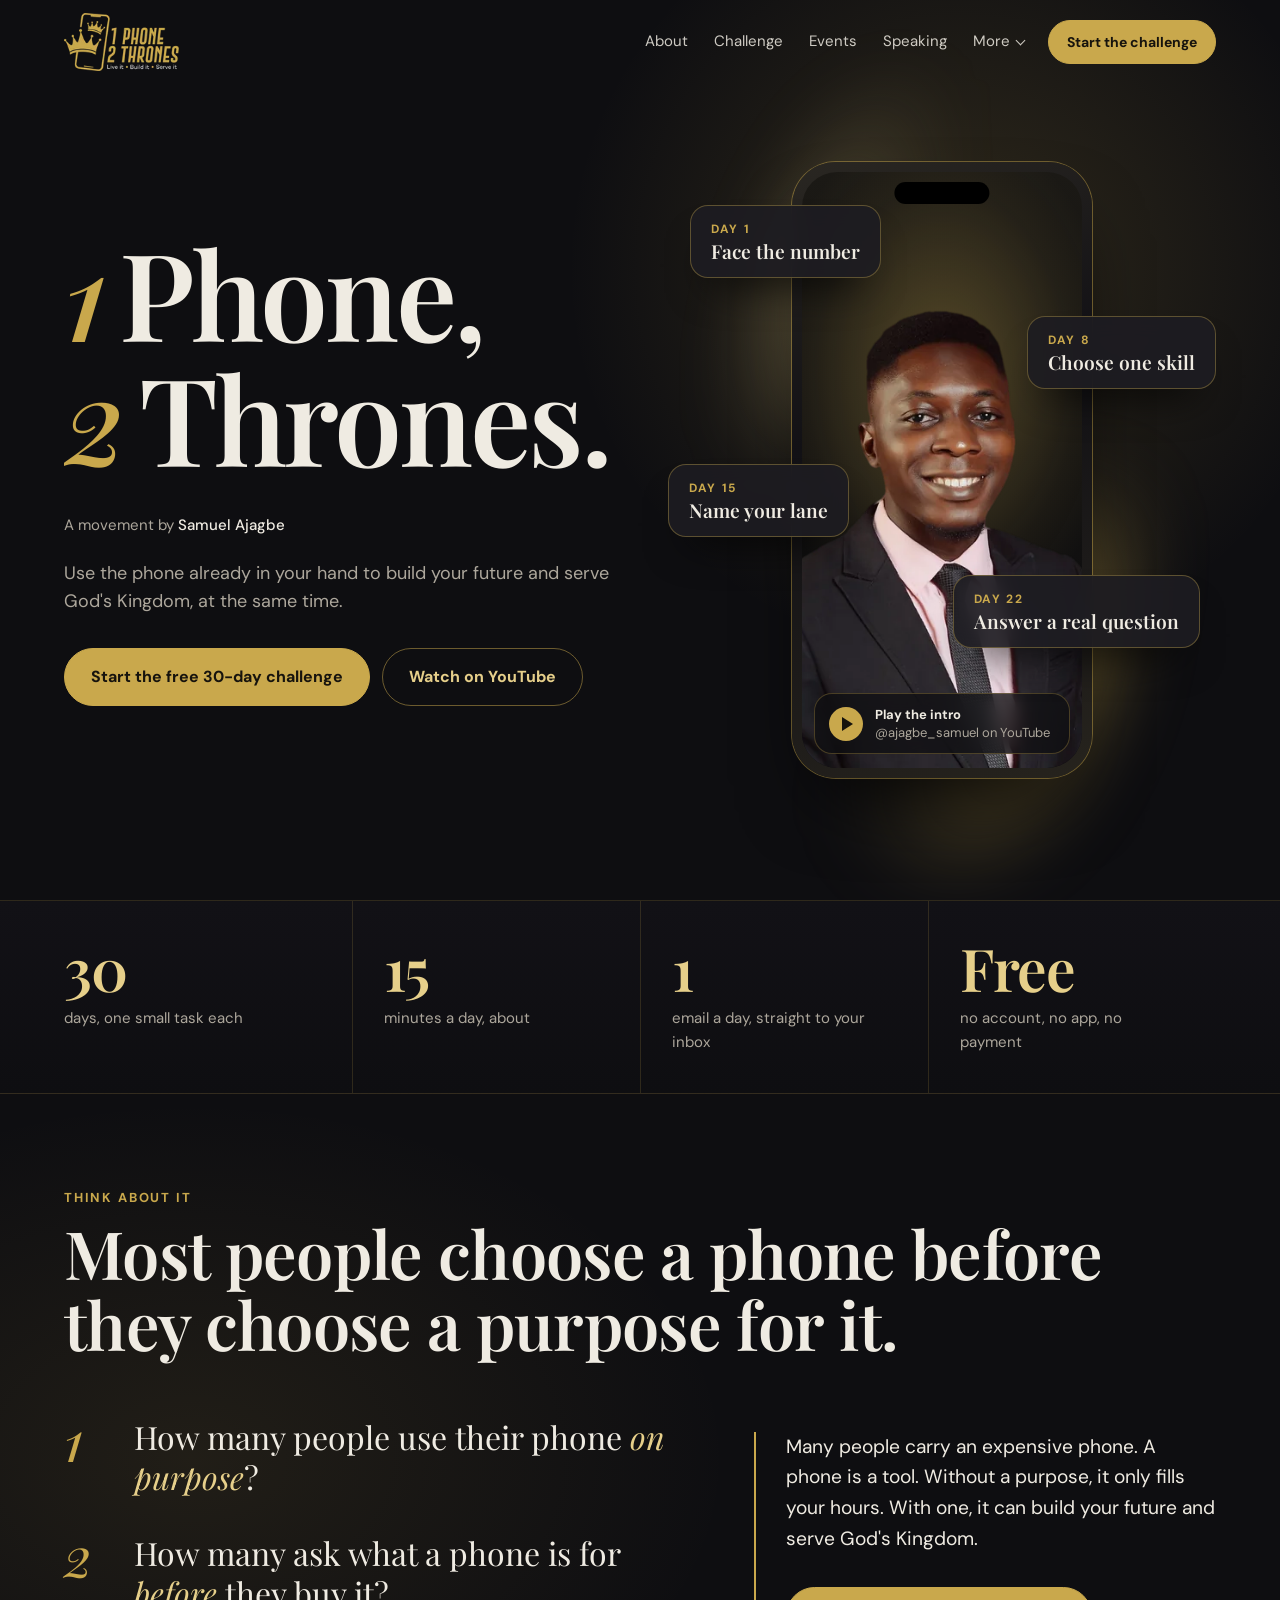
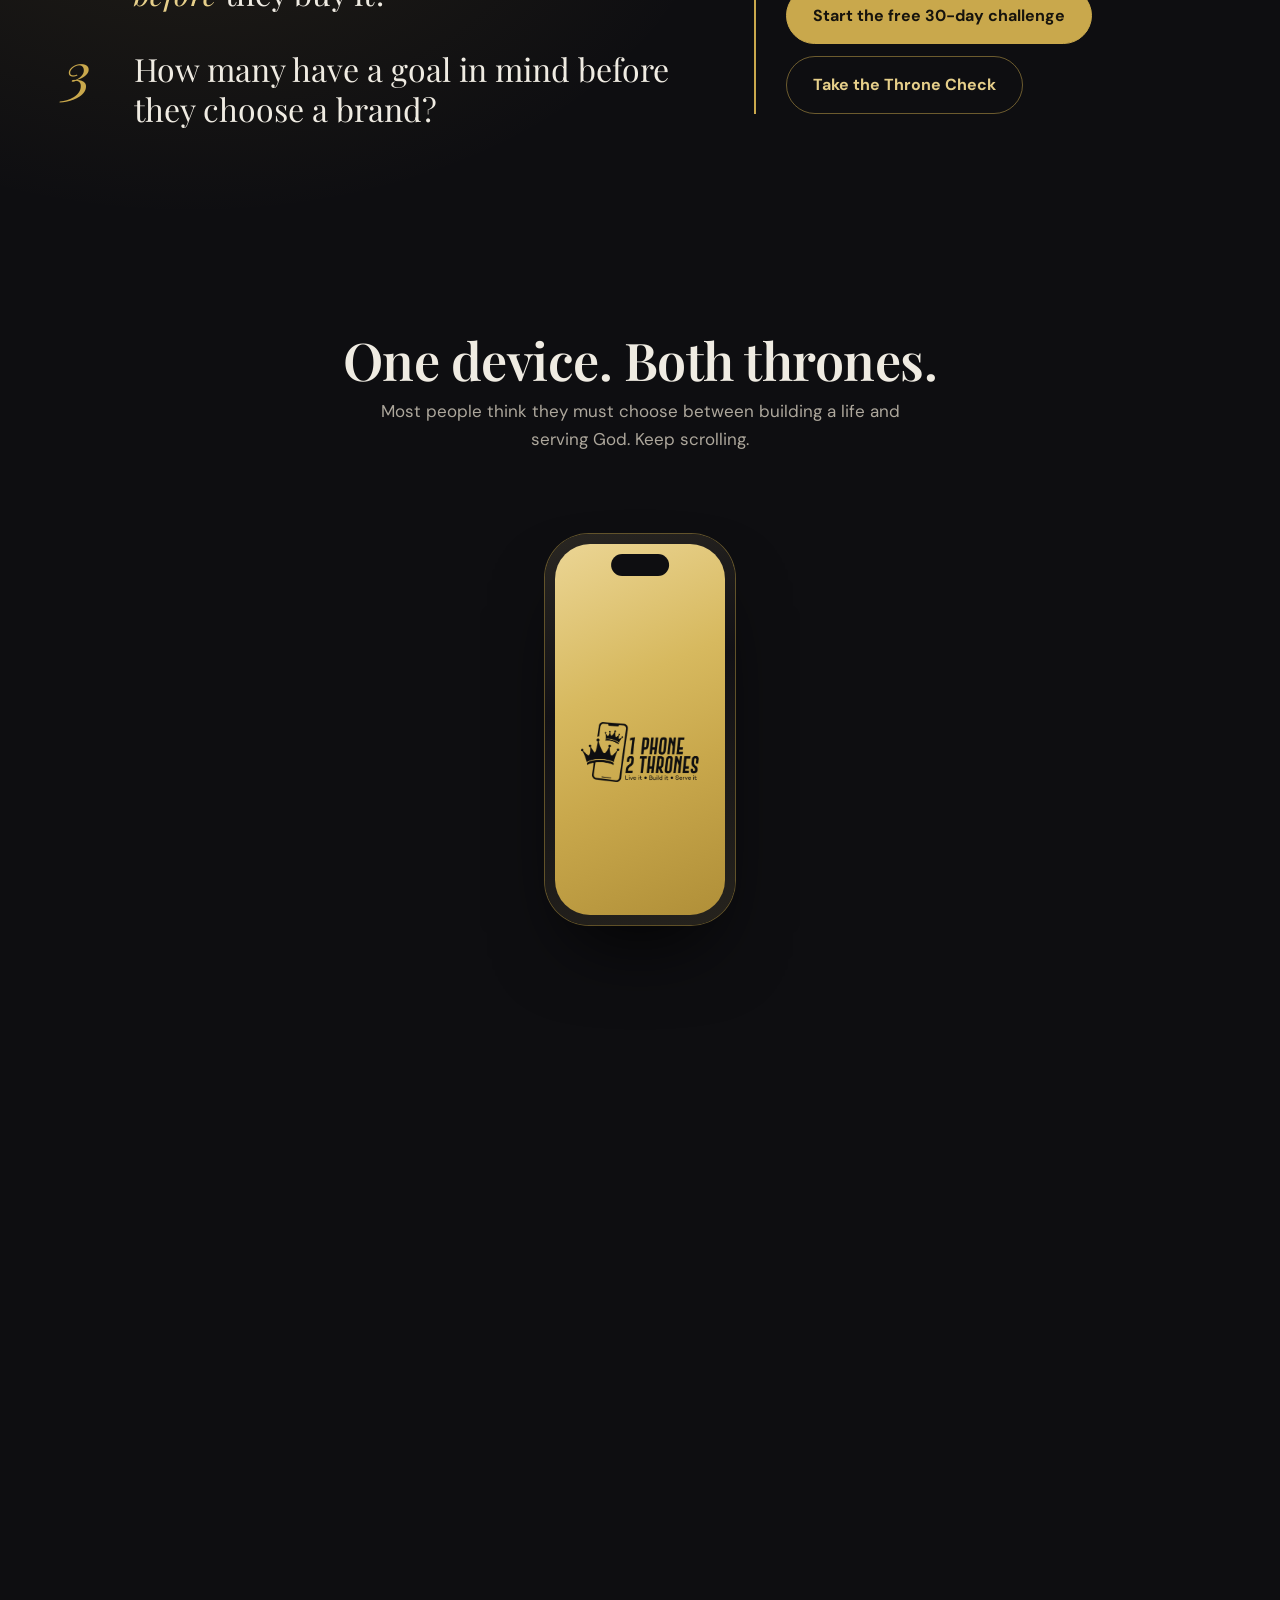
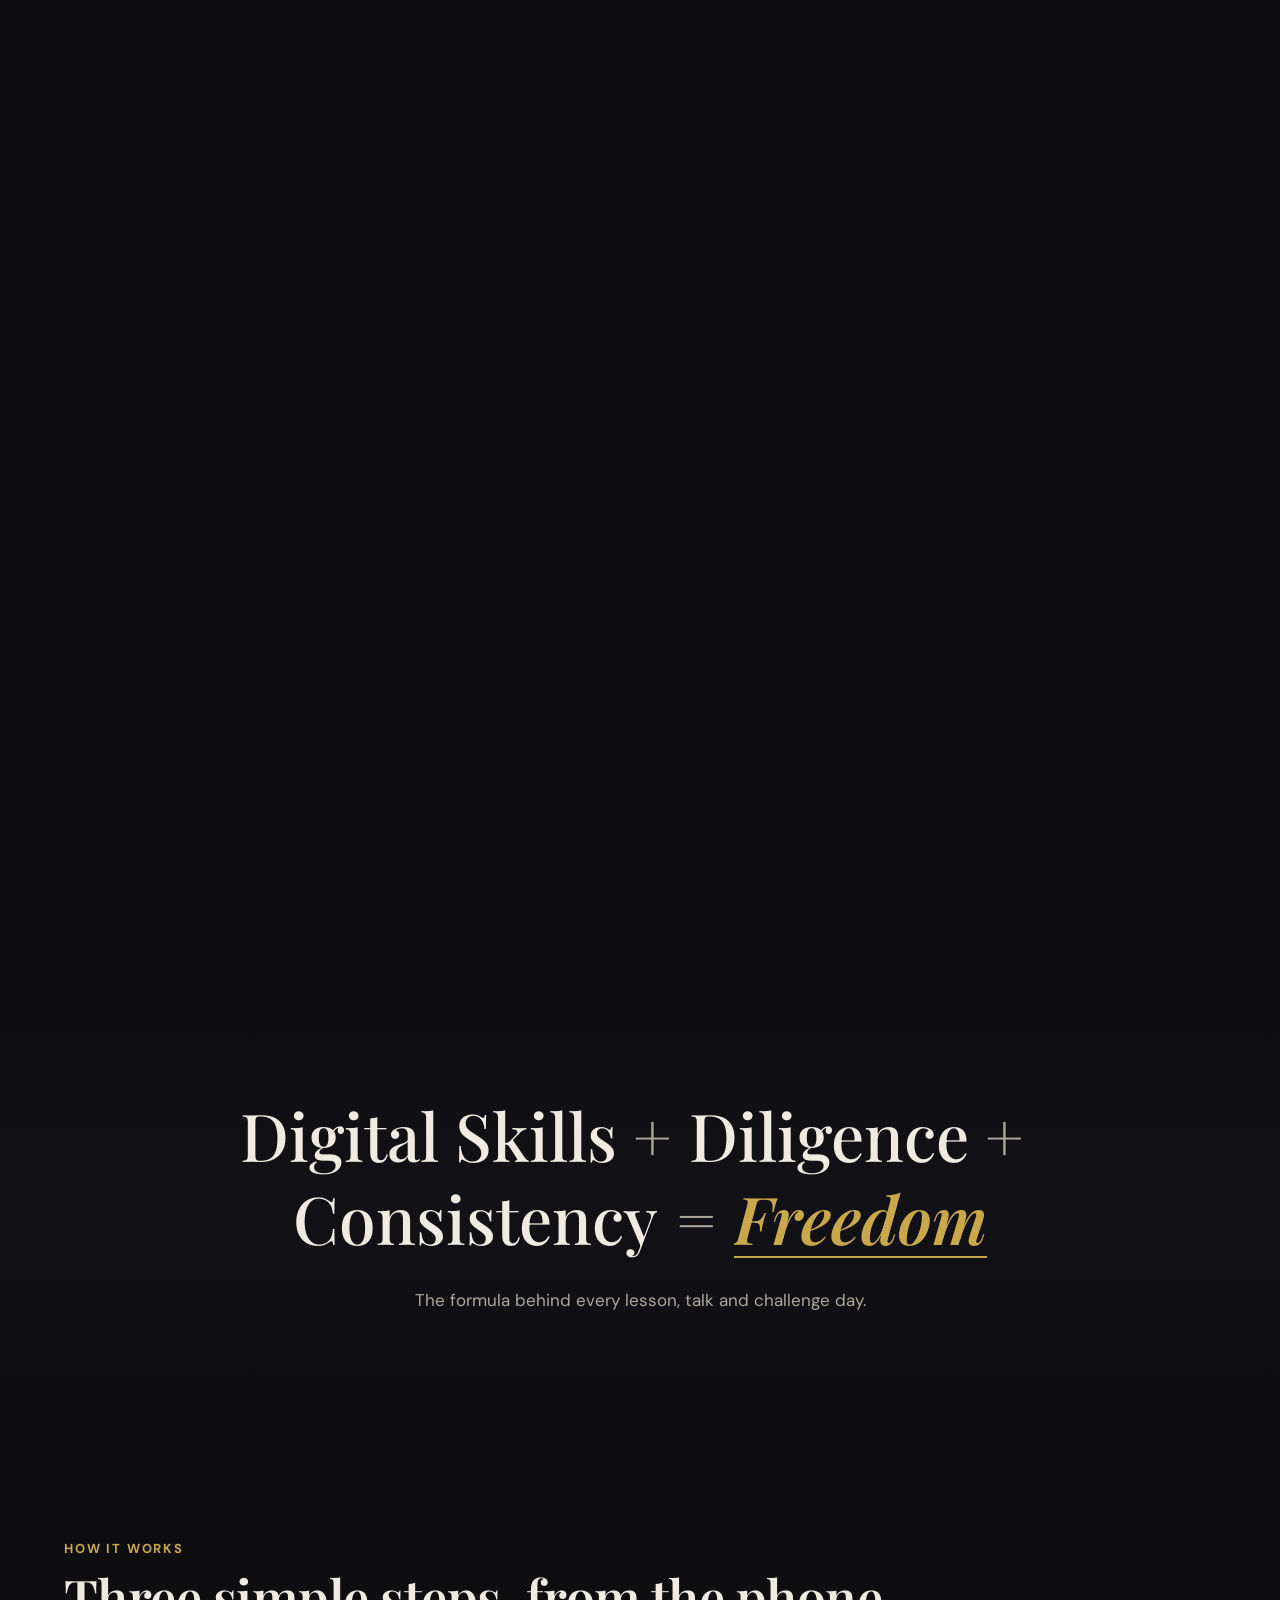
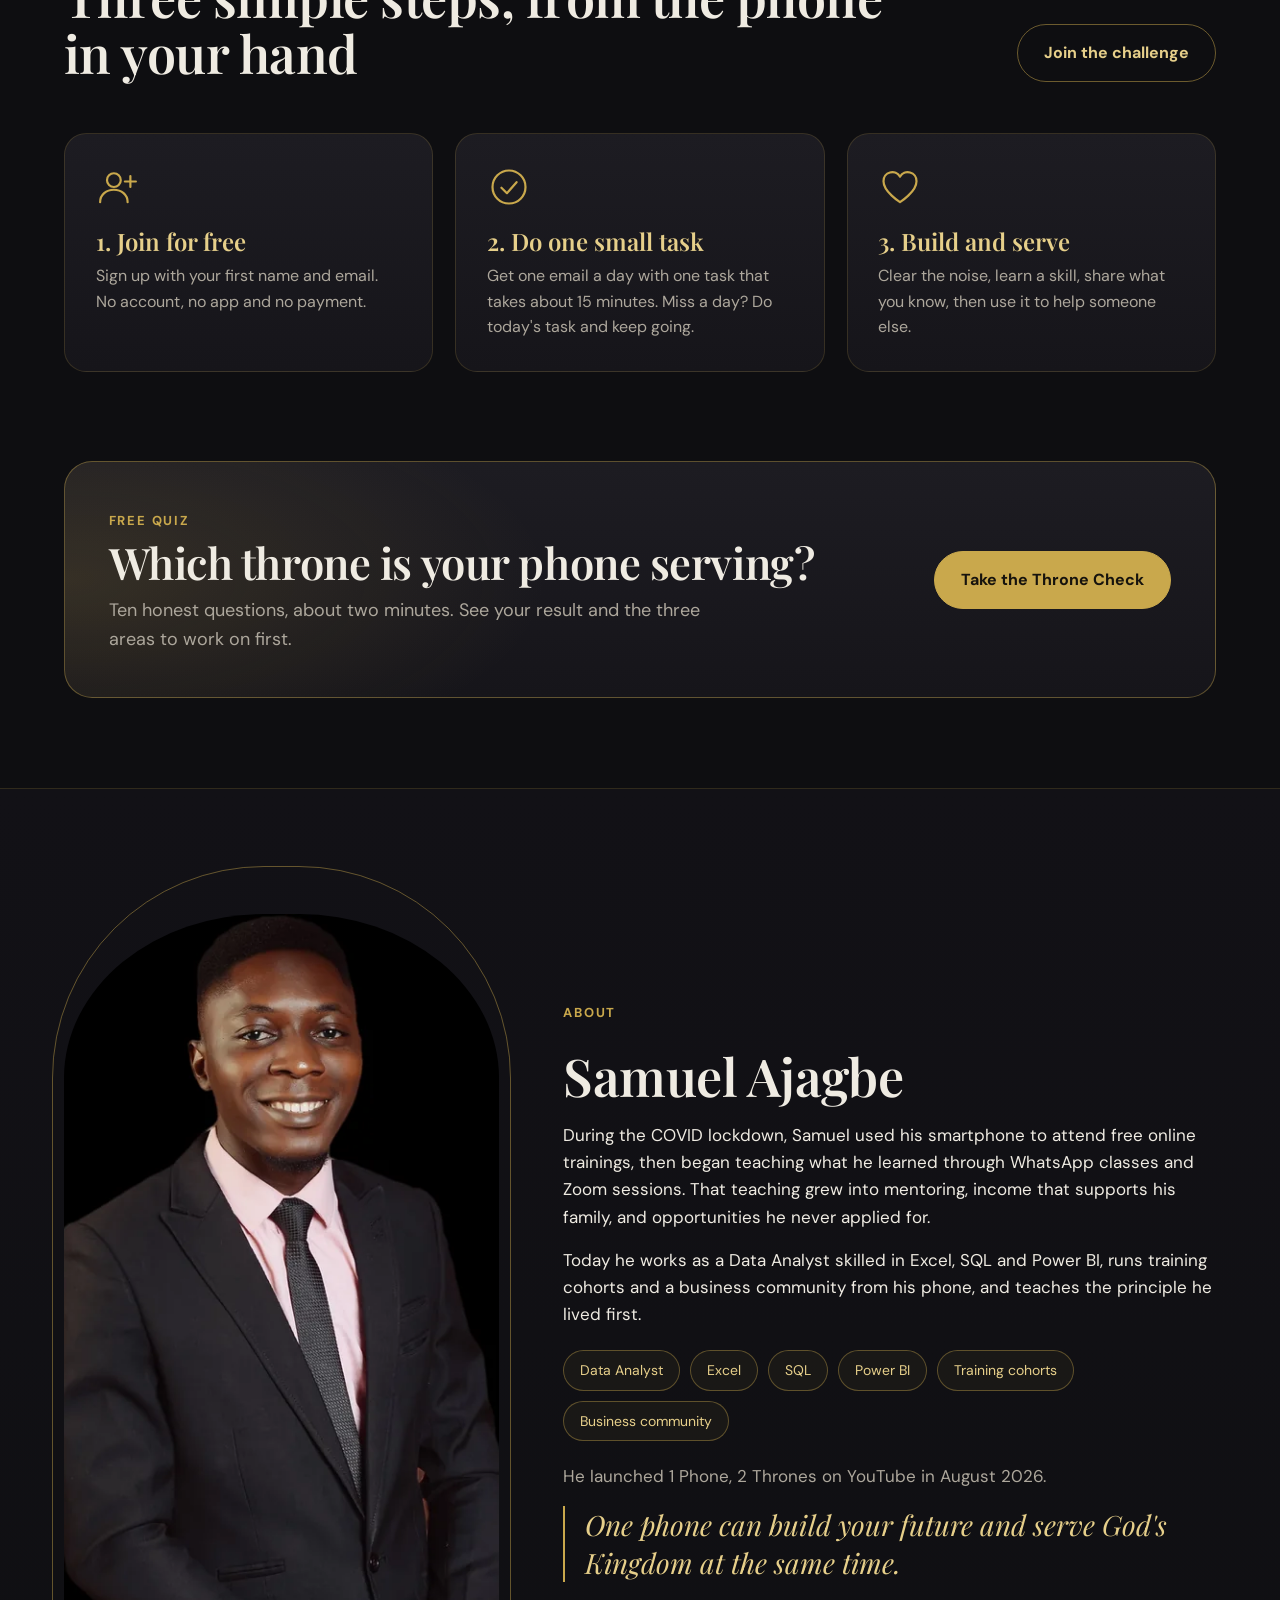
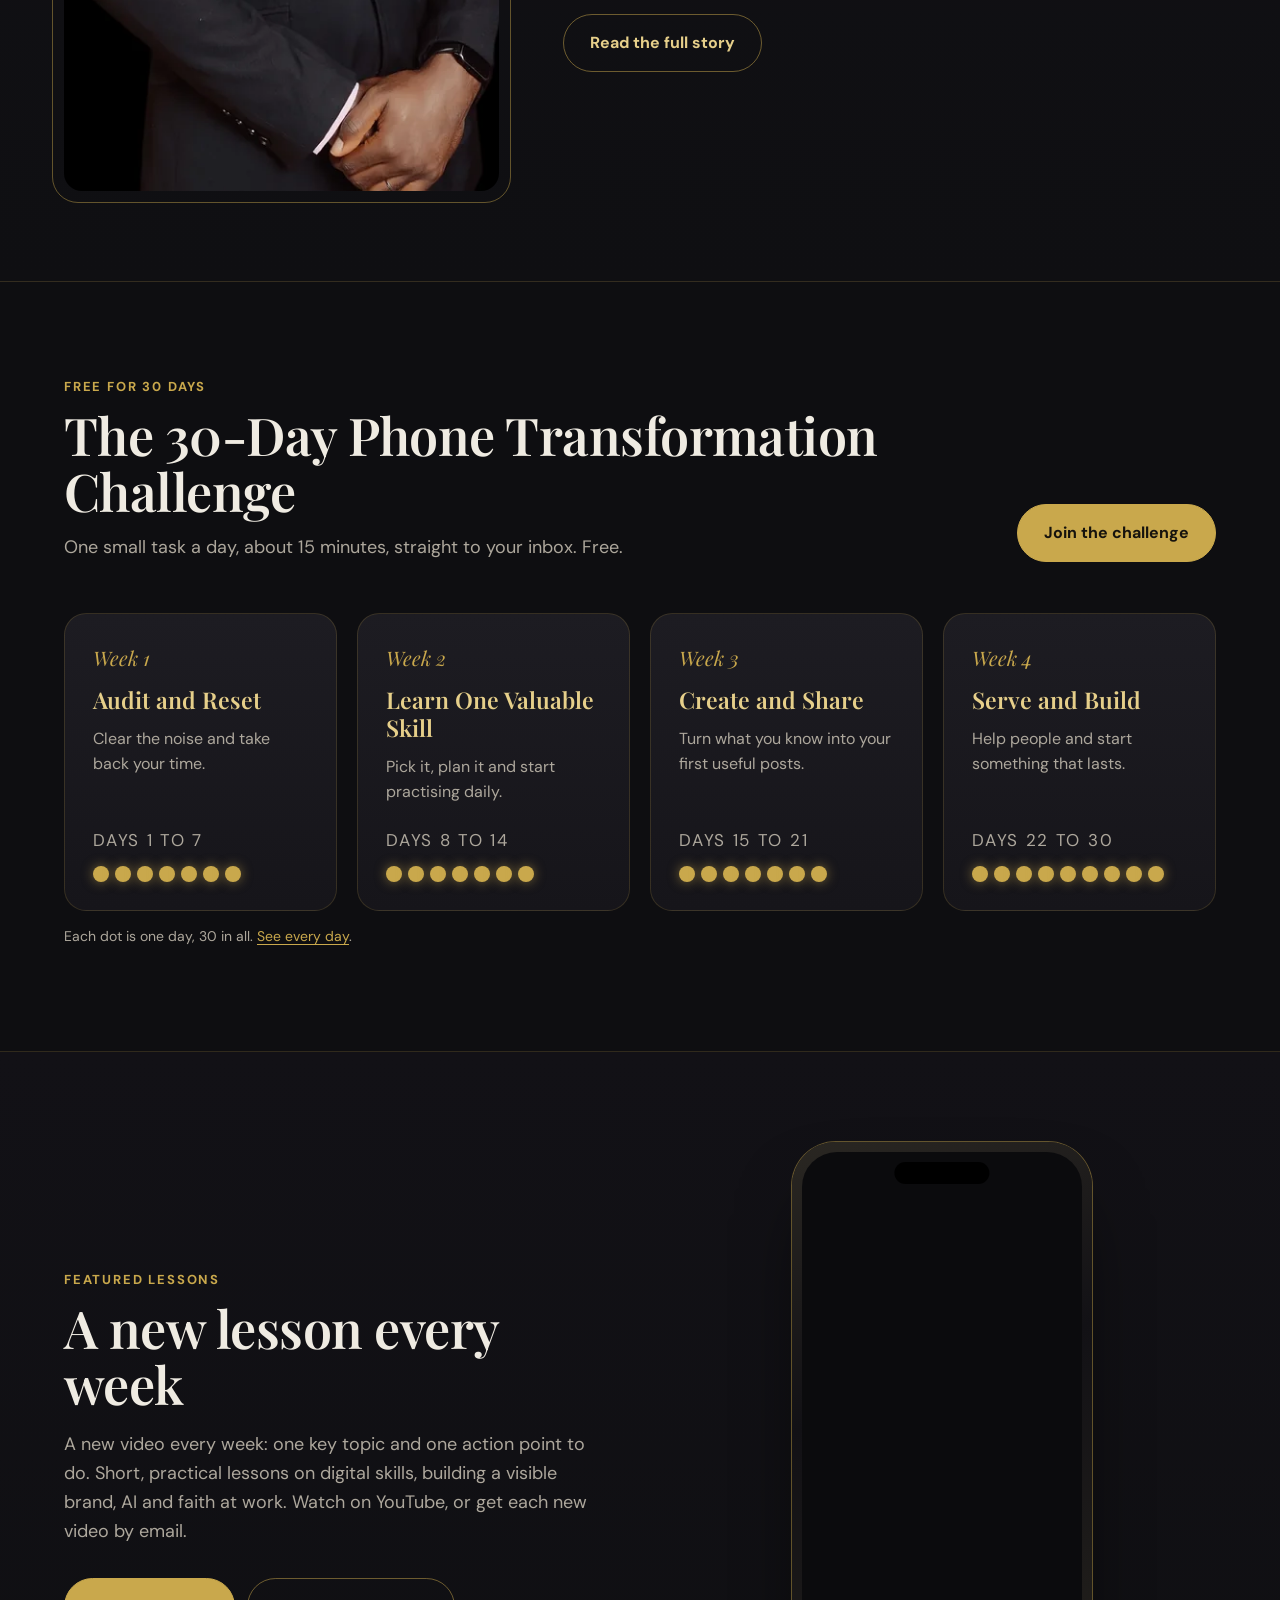
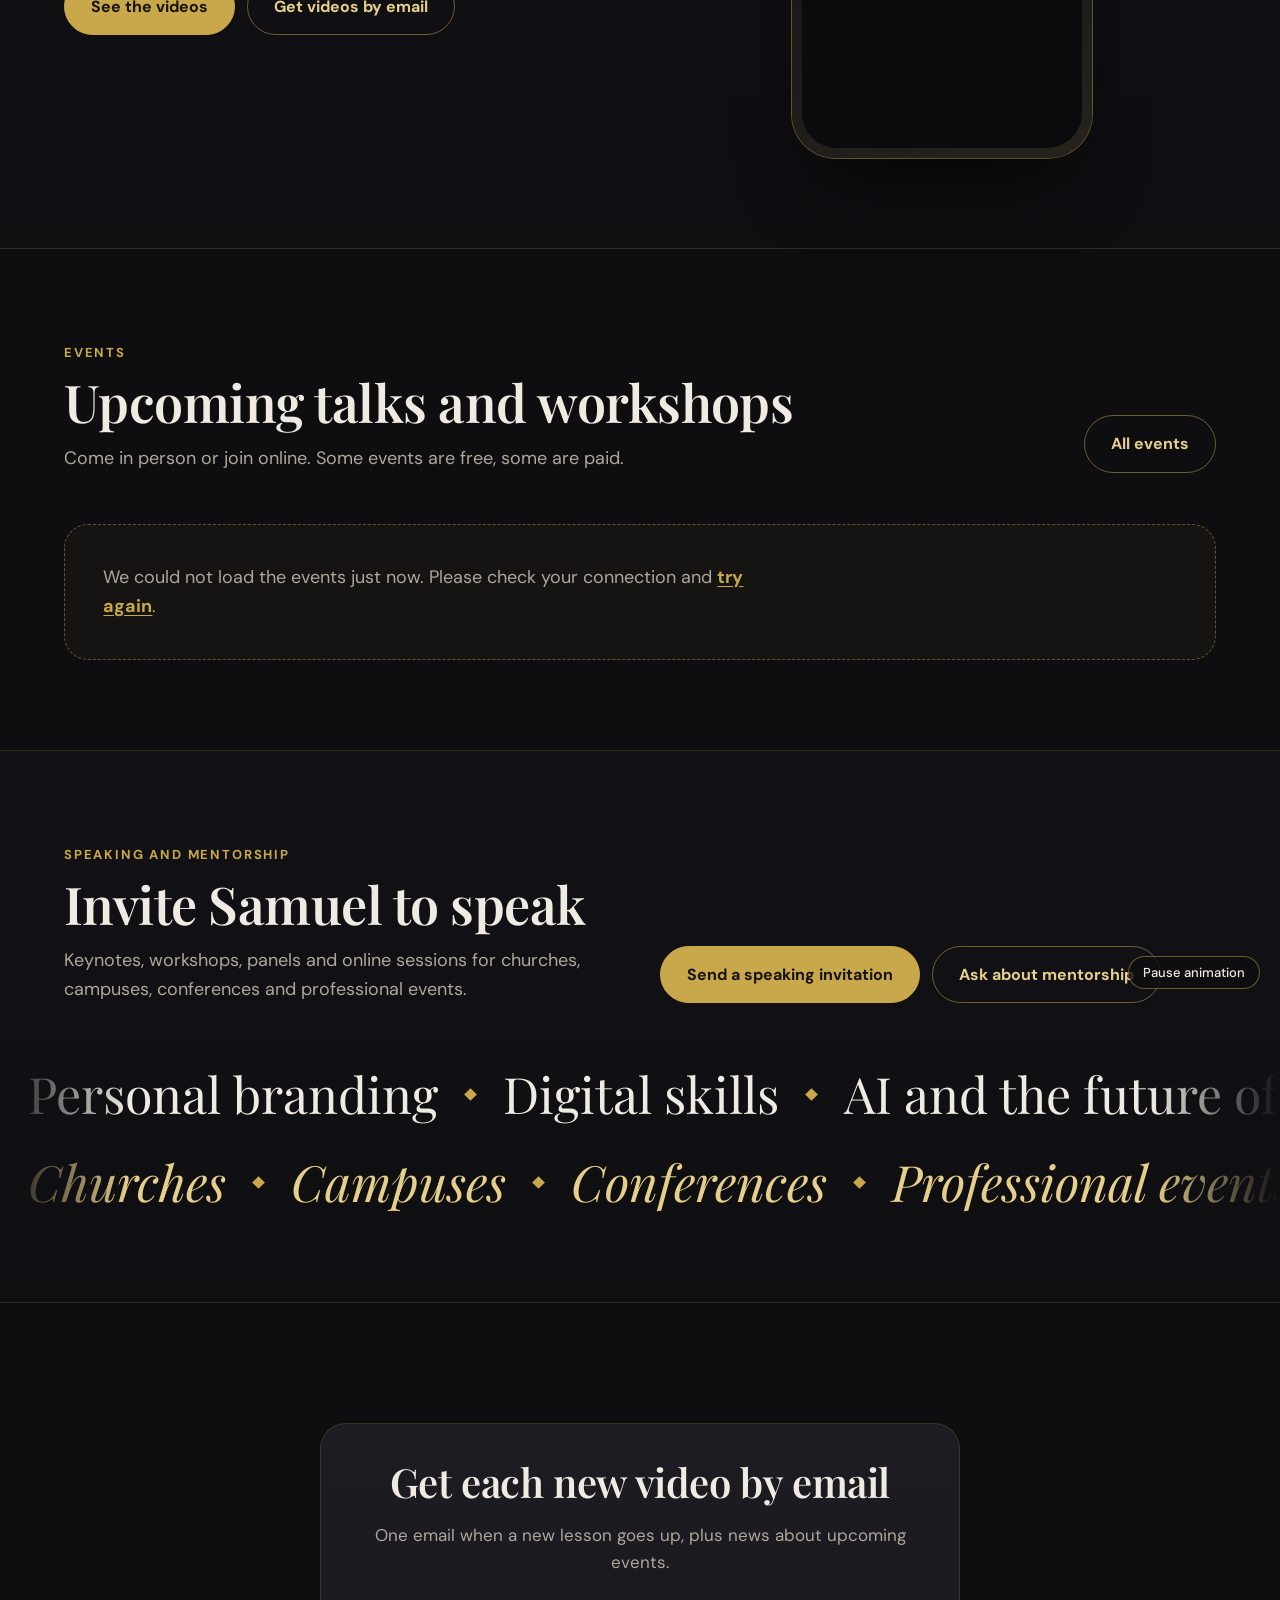
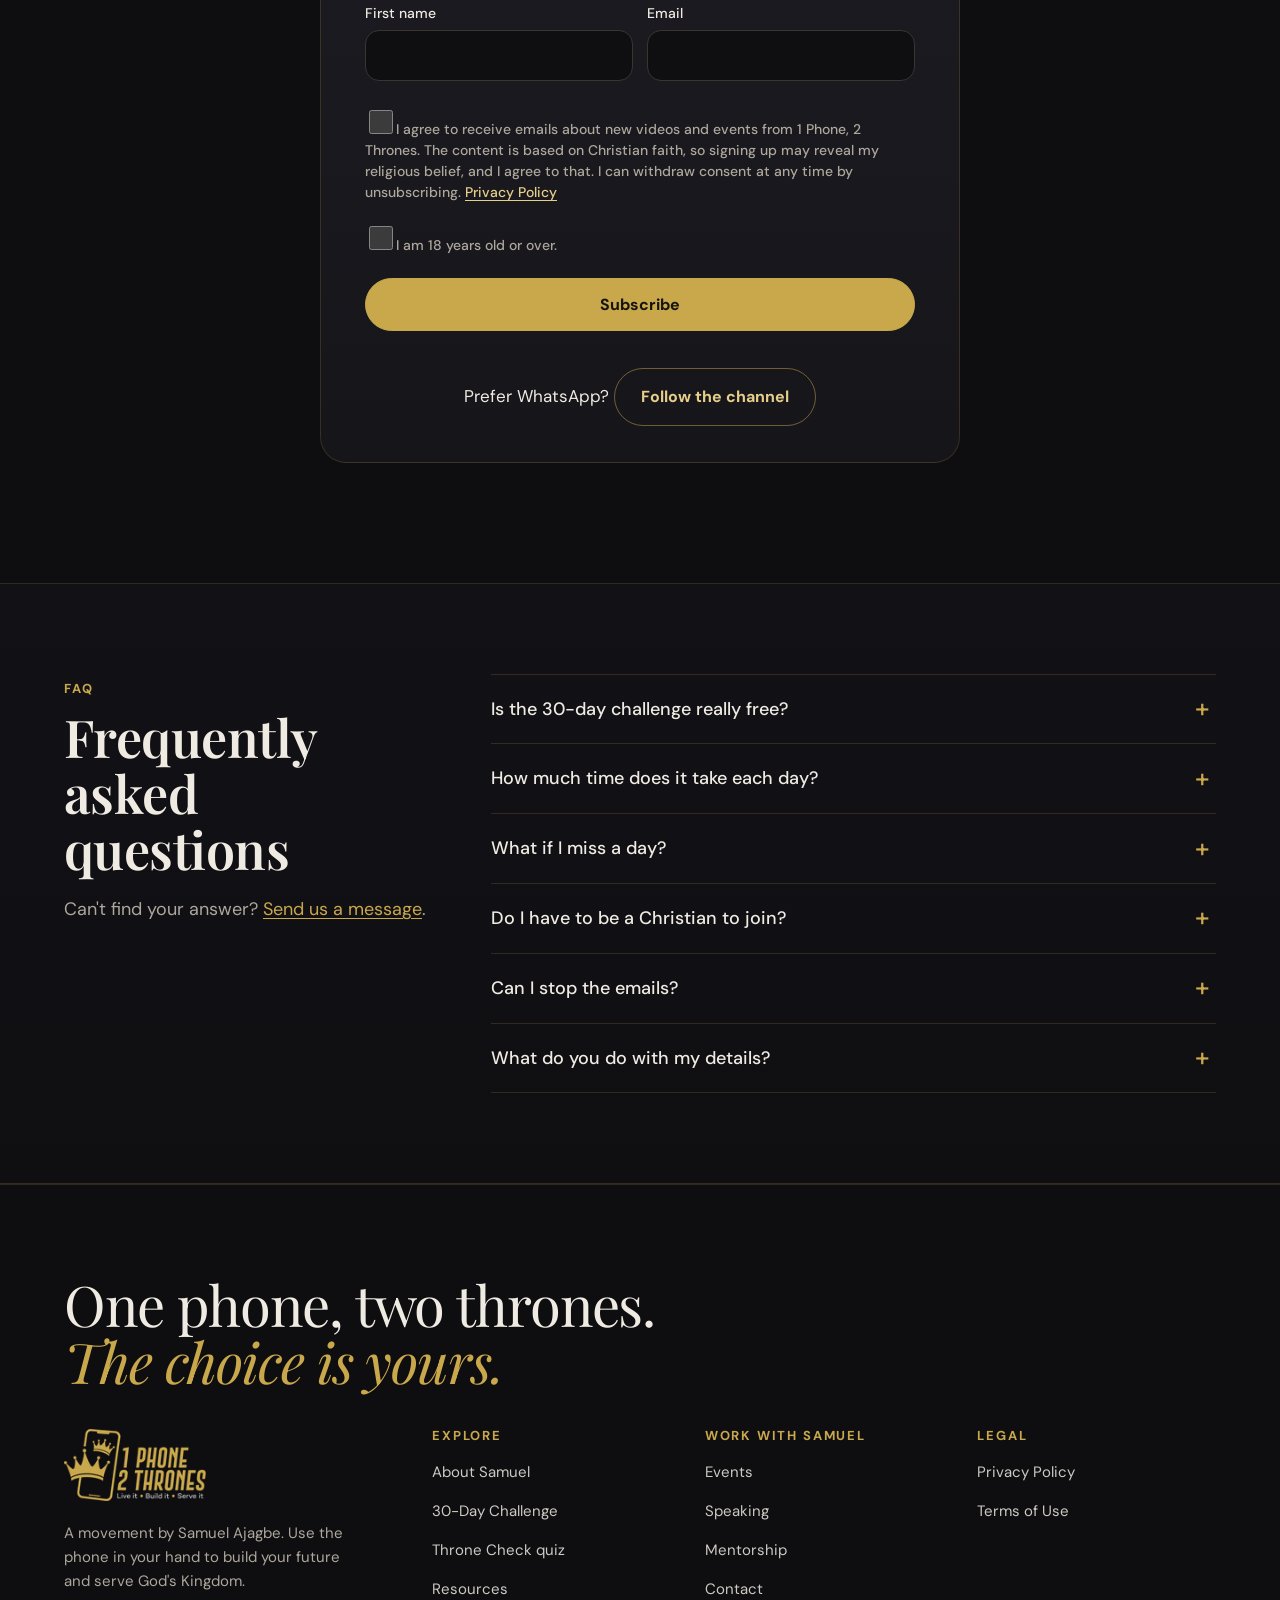
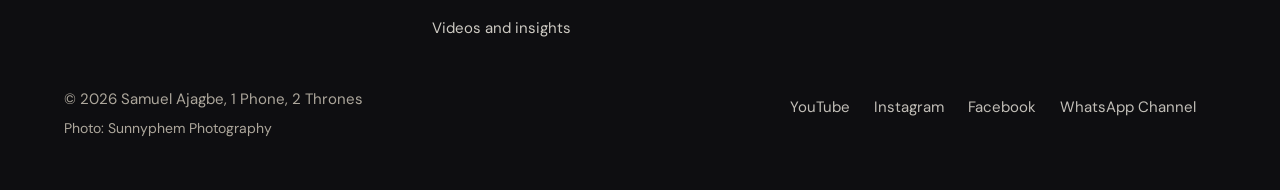
<file: index.html>
<!DOCTYPE html>
<html lang="en">
<head>
  <meta charset="utf-8">
  <meta name="viewport" content="width=device-width, initial-scale=1">
  <title>1 Phone, 2 Thrones | Samuel Ajagbe</title>
  <meta name="description" content="Use the phone in your hand to build your future and serve God's Kingdom. Free 30-day challenge, weekly lessons, events and speaking by Samuel Ajagbe.">
  
  <link rel="canonical" href="https://1phone2thrones.vercel.app/">
  <meta property="og:type" content="website">
  <meta property="og:site_name" content="1 Phone, 2 Thrones">
  <meta property="og:title" content="1 Phone, 2 Thrones | Samuel Ajagbe">
  <meta property="og:description" content="Use the phone in your hand to build your future and serve God's Kingdom. Free 30-day challenge, weekly lessons, events and speaking by Samuel Ajagbe.">
  <meta property="og:url" content="https://1phone2thrones.vercel.app/">
  <meta property="og:image" content="https://1phone2thrones.vercel.app/assets/og-image.jpg">
  <meta property="og:image:width" content="1200">
  <meta property="og:image:height" content="630">
  <meta property="og:image:alt" content="1 Phone, 2 Thrones, a movement by Samuel Ajagbe">
  <meta name="twitter:card" content="summary_large_image">
  <meta name="twitter:title" content="1 Phone, 2 Thrones | Samuel Ajagbe">
  <meta name="twitter:description" content="Use the phone in your hand to build your future and serve God's Kingdom. Free 30-day challenge, weekly lessons, events and speaking by Samuel Ajagbe.">
  <meta name="twitter:image" content="https://1phone2thrones.vercel.app/assets/og-image.jpg">
  <meta name="theme-color" content="#0E0E11">
  <meta name="color-scheme" content="dark">
  <link rel="icon" type="image/png" href="/assets/favicon.png?v=b2120280">
  <link rel="apple-touch-icon" href="/assets/apple-touch-icon.png?v=63c16fe0">
  <link rel="preconnect" href="https://fonts.googleapis.com">
  <link rel="preconnect" href="https://fonts.gstatic.com" crossorigin>
  <link rel="stylesheet" href="https://fonts.googleapis.com/css2?family=Playfair+Display:ital,wght@0,500;0,600;0,700;1,500;1,600&family=DM+Sans:opsz,wght@9..40,400;9..40,500;9..40,700&display=swap" media="print" onload="this.media='all'">
  <noscript><link rel="stylesheet" href="https://fonts.googleapis.com/css2?family=Playfair+Display:ital,wght@0,500;0,600;0,700;1,500;1,600&family=DM+Sans:opsz,wght@9..40,400;9..40,500;9..40,700&display=swap"></noscript>
  <link rel="stylesheet" href="/assets/css/style.css">
  <script>document.documentElement.className += ' js';</script>
  <script type="application/ld+json">{"@context":"https://schema.org","@type":"WebSite","name":"1 Phone, 2 Thrones","url":"https://1phone2thrones.vercel.app/"}</script>
  <script type="application/ld+json">{"@context":"https://schema.org","@type":"Person","name":"Samuel Ajagbe","jobTitle":"Data Analyst","url":"https://1phone2thrones.vercel.app/about","sameAs":["https://www.youtube.com/@ajagbe_samuel","https://www.instagram.com/ajagbesamuelolajide","https://www.facebook.com/ajagbesamuelolajide"]}</script>
  <script type="application/ld+json">{"@context":"https://schema.org","@type":"FAQPage","mainEntity":[{"@type":"Question","name":"Is the 30-day challenge really free?","acceptedAnswer":{"@type":"Answer","text":"Yes. It costs nothing to join and you do not need an account. You only need an email address."}},{"@type":"Question","name":"How much time does it take each day?","acceptedAnswer":{"@type":"Answer","text":"About 15 minutes. Each email has one small task."}},{"@type":"Question","name":"What if I miss a day?","acceptedAnswer":{"@type":"Answer","text":"Do not start over. Just do today's task and keep going."}},{"@type":"Question","name":"Do I have to be a Christian to join?","acceptedAnswer":{"@type":"Answer","text":"No. The challenge is open to anyone who is willing to take their life beyond where it is now. It is written from a Christian point of view and each day includes a scripture, so you will see that in the emails."}},{"@type":"Question","name":"Can I stop the emails?","acceptedAnswer":{"@type":"Answer","text":"Yes. Every email has an unsubscribe link, and you can use it at any time."}},{"@type":"Question","name":"What do you do with my details?","acceptedAnswer":{"@type":"Answer","text":"We use your name and email to send what you signed up for. Read the Privacy Policy for the full picture."}}]}</script>
</head>
<body class="">
<a class="skip-link" href="#main">Skip to content</a>
<div class="bar" id="bar" aria-hidden="true"></div>
<nav id="nav" aria-label="Main">
  <div class="wrap">
    <a class="brand" href="/" aria-label="1 Phone, 2 Thrones, home"><img src="/assets/img/logo-320.webp?v=dd550d2a" srcset="/assets/img/logo-160.webp?v=008246b6 160w, /assets/img/logo-320.webp?v=dd550d2a 320w" sizes="(max-width: 1020px) 91px, 115px" width="115" height="58" alt="1 Phone, 2 Thrones"></a>
    <button class="menu-btn" id="menuBtn" type="button" aria-expanded="false" aria-controls="menu" aria-label="Open menu"><span></span></button>
    <div class="links" id="menu">
      <a href="/about">About</a>
      <a href="/challenge">Challenge</a>
      <a href="/events">Events</a>
      <a href="/speaking">Speaking</a>
      <details class="more">
        <summary>More</summary>
        <div class="drop">
          <a href="/quiz">Throne Check</a>
          <a href="/resources">Resources</a>
          <a href="/videos">Videos</a>
          <a href="/mentorship">Mentorship</a>
          <a href="/contact">Contact</a>
        </div>
      </details>
      <a class="btn solid" href="/challenge" data-keep-src>Start the challenge</a>
    </div>
  </div>
</nav>

<main id="main" tabindex="-1">

<section class="hero" id="top">
  <div class="glow"></div>
  <div class="wrap grid">
    <div>
      <h1><span class="ln"><span><span class="n">1</span>Phone,</span></span><span class="ln"><span><span class="n">2</span>Thrones.</span></span></h1>
      <p class="by">A movement by <b>Samuel Ajagbe</b></p>
      <p class="lead">Use the phone already in your hand to build your future and serve God's Kingdom, at the same time.</p>
      <div class="btns">
        <a class="btn solid" href="/challenge" data-keep-src>Start the free 30-day challenge</a>
        <a class="btn ghost" href="https://www.youtube.com/@ajagbe_samuel" target="_blank" rel="noopener">Watch on YouTube<span class="sr-only"> (opens in a new tab)</span></a>
      </div>
      <a class="next-event" id="next-event" href="/events" hidden><em>Next event</em> <b id="ne-title"></b> <span id="ne-when"></span></a>
    </div>
    <div class="hero-stage">
      <div class="halo-wrap">
        <div class="halo"></div>
        <div class="phone">
          <div class="screen">
            <div class="notch"></div>
            <img src="/assets/img/samuel-hero-800.webp?v=66f7b3ca" srcset="/assets/img/samuel-hero-480.webp?v=b8f49d18 480w, /assets/img/samuel-hero-800.webp?v=66f7b3ca 800w" sizes="(max-width: 860px) 230px, 300px" width="480" height="640" alt="Samuel Ajagbe, head and shoulders" fetchpriority="high" decoding="async">
            <button type="button" class="chip" id="heroPlay" aria-label="Play the intro video with sound"><span class="play"></span><span><b>Play the intro</b><span>@ajagbe_samuel on YouTube</span></span></button>
          </div>
        </div>
      </div>
      <div class="float-card fc1" aria-hidden="true"><span>Day 1</span><b data-day="1">Face the number</b></div>
      <div class="float-card fc2" aria-hidden="true"><span>Day 8</span><b data-day="8">Choose one skill</b></div>
      <div class="float-card fc3" aria-hidden="true"><span>Day 15</span><b data-day="15">Name your lane</b></div>
      <div class="float-card fc4" aria-hidden="true"><span>Day 22</span><b data-day="22">Answer a real question</b></div>
    </div>
  </div>
</section>

<div class="facts" role="list" aria-label="The challenge at a glance">
  <div class="wrap">
    <div class="fact" role="listitem"><b>30</b><span>days, one small task each</span></div>
    <div class="fact" role="listitem"><b>15</b><span>minutes a day, about</span></div>
    <div class="fact" role="listitem"><b>1</b><span>email a day, straight to your inbox</span></div>
    <div class="fact" role="listitem"><b>Free</b><span>no account, no app, no payment</span></div>
  </div>
</div>

<section class="purpose" id="purpose" aria-labelledby="purpose-title">
  <div class="wrap">
    <p class="eyebrow">Think about it</p>
    <h2 id="purpose-title">Most people choose a phone before they choose a purpose for it.</h2>
    <div class="purpose-grid">
      <ol class="qs" aria-label="Three questions">
        <li>How many people use their phone <em>on purpose</em>?</li>
        <li>How many ask what a phone is for <em>before</em> they buy it?</li>
        <li>How many have a goal in mind before they choose a brand?</li>
      </ol>
      <div class="answer">
        <p class="lead">Many people carry an expensive phone. A phone is a tool. Without a purpose, it only fills your hours. With one, it can build your future and serve God's Kingdom.</p>
        <div class="btns"><a class="btn solid" href="/challenge" data-keep-src>Start the free 30-day challenge</a><a class="btn ghost" href="/quiz">Take the Throne Check</a></div>
      </div>
    </div>
  </div>
</section>

<section class="split" id="principle" aria-labelledby="principle-title">
  <div class="stage">
    <div class="head">
      <h2 id="principle-title">One device. Both thrones.</h2>
      <p>Most people think they must choose between building a life and serving God. Keep scrolling.</p>
    </div>
    <div class="center">
      <div class="beam l"></div><div class="beam r"></div>
      <div class="throne l">
        <svg viewBox="0 0 54 54" aria-hidden="true"><path d="M8 40 L8 18 L18 27 L27 12 L36 27 L46 18 L46 40 Z M8 46 L46 46"/></svg>
        <h3>Your future</h3>
        <p>Skills, income and opportunity. Building a life and supporting the people who depend on you.</p>
      </div>
      <div class="phone"><div class="screen"><div class="notch"></div><div class="plain"><img class="lg" src="/assets/img/logo-black-320.webp?v=3fc0fa54" srcset="/assets/img/logo-black-320.webp?v=3fc0fa54 320w, /assets/img/logo-black-480.webp?v=bac7e9a6 480w" sizes="170px" width="320" height="161" alt="" loading="lazy"></div></div></div>
      <div class="throne r">
        <svg viewBox="0 0 54 54" aria-hidden="true"><path d="M27 6 L27 20 M20 13 L34 13 M10 46 L10 30 Q27 20 44 30 L44 46 M6 46 L48 46"/></svg>
        <h3>God's Kingdom</h3>
        <p>Service, mentoring and impact. Using what you have to lift other people.</p>
      </div>
    </div>
    <p class="tail">The same phone can do both, when you use it on purpose.</p>
  </div>
</section>

<section class="formula" id="formula" aria-label="The formula">
  <div class="wrap">
    <p class="f">
      <span class="t" style="--i:0">Digital Skills</span><span class="t op" style="--i:1">+</span><span class="t" style="--i:2">Diligence</span><span class="t op" style="--i:3">+</span><span class="t" style="--i:4">Consistency</span><span class="t op" style="--i:5">=</span><span class="t fr" style="--i:6">Freedom</span>
    </p>
    <p class="note">The formula behind every lesson, talk and challenge day.</p>
  </div>
</section>

<section id="how" aria-labelledby="how-title">
  <div class="wrap">
    <div class="sec-head">
      <div>
        <p class="eyebrow">How it works</p>
        <h2 id="how-title">Three simple steps, from the phone in your hand</h2>
      </div>
      <a class="btn ghost" href="/challenge" data-keep-src>Join the challenge</a>
    </div>
    <div class="grid3">
      <div class="card"><svg class="ico" viewBox="0 0 32 32" aria-hidden="true"><circle cx="13" cy="11" r="5"/><path d="M3 27c0-5.5 4.5-9 10-9s10 3.5 10 9"/><path d="M25 8v8M21 12h8"/></svg><h3>1. Join for free</h3><p>Sign up with your first name and email. No account, no app and no payment.</p></div>
      <div class="card"><svg class="ico" viewBox="0 0 32 32" aria-hidden="true"><circle cx="16" cy="16" r="12"/><path d="M10.5 16.5l4 4 7-8"/></svg><h3>2. Do one small task</h3><p>Get one email a day with one task that takes about 15 minutes. Miss a day? Do today's task and keep going.</p></div>
      <div class="card"><svg class="ico" viewBox="0 0 32 32" aria-hidden="true"><path d="M16 27S4 19.5 4 11.8A6.4 6.4 0 0 1 16 8.5a6.4 6.4 0 0 1 12 3.3C28 19.5 16 27 16 27z"/></svg><h3>3. Build and serve</h3><p>Clear the noise, learn a skill, share what you know, then use it to help someone else.</p></div>
    </div>
  </div>
</section>

<section class="throne-check" id="throne-check" aria-labelledby="tc-title">
  <div class="wrap">
    <div class="tc-card">
      <div>
        <p class="eyebrow">Free quiz</p>
        <h2 id="tc-title">Which throne is your phone serving?</h2>
        <p class="lead">Ten honest questions, about two minutes. See your result and the three areas to work on first.</p>
      </div>
      <a class="btn solid" href="/quiz">Take the Throne Check</a>
    </div>
  </div>
</section>

<section id="about" class="band" aria-labelledby="about-title">
  <div class="wrap about">
    <div class="portrait">
      <picture>
        <source type="image/webp" srcset="/assets/img/samuel-480.webp?v=82540684 480w, /assets/img/samuel-800.webp?v=65f40c8a 800w" sizes="(max-width: 860px) 300px, 400px">
        <img src="/assets/samuel.png?v=ad1eccf2" width="480" height="913" alt="Portrait of Samuel Ajagbe" loading="lazy" decoding="async">
      </picture>
    </div>
    <div>
      <p class="eyebrow">About</p>
      <h2 id="about-title" style="margin-top:8px">Samuel Ajagbe</h2>
      <p>During the COVID lockdown, Samuel used his smartphone to attend free online trainings, then began teaching what he learned through WhatsApp classes and Zoom sessions. That teaching grew into mentoring, income that supports his family, and opportunities he never applied for.</p>
      <p>Today he works as a Data Analyst skilled in Excel, SQL and Power BI, runs training cohorts and a business community from his phone, and teaches the principle he lived first.</p>
      <ul class="chips" aria-label="Skills and work"><li>Data Analyst</li><li>Excel</li><li>SQL</li><li>Power BI</li><li>Training cohorts</li><li>Business community</li></ul>
      <p class="quiet" style="margin-top:22px">He launched 1 Phone, 2 Thrones on YouTube in August 2026.</p>
      <p class="pull">One phone can build your future and serve God's Kingdom at the same time.</p>
      <div class="btns"><a class="btn ghost" href="/about">Read the full story</a></div>
    </div>
  </div>
</section>

<section id="challenge" aria-labelledby="challenge-title">
  <div class="wrap">
    <div class="sec-head">
      <div>
        <p class="eyebrow">Free for 30 days</p>
        <h2 id="challenge-title">The 30-Day Phone Transformation Challenge</h2>
        <p class="lead">One small task a day, about 15 minutes, straight to your inbox. Free.</p>
      </div>
      <a class="btn solid" href="/challenge" data-keep-src>Join the challenge</a>
    </div>
    <div class="weeks" id="weeks">
      <div class="week"><span class="wk">Week 1</span><h3>Audit and Reset</h3><p>Clear the noise and take back your time.</p><p class="wkdays">Days 1 to 7</p><div class="dots" aria-hidden="true"><span class="dot" style="--d:1"></span><span class="dot" style="--d:2"></span><span class="dot" style="--d:3"></span><span class="dot" style="--d:4"></span><span class="dot" style="--d:5"></span><span class="dot" style="--d:6"></span><span class="dot" style="--d:7"></span></div></div>
      <div class="week"><span class="wk">Week 2</span><h3>Learn One Valuable Skill</h3><p>Pick it, plan it and start practising daily.</p><p class="wkdays">Days 8 to 14</p><div class="dots" aria-hidden="true"><span class="dot" style="--d:8"></span><span class="dot" style="--d:9"></span><span class="dot" style="--d:10"></span><span class="dot" style="--d:11"></span><span class="dot" style="--d:12"></span><span class="dot" style="--d:13"></span><span class="dot" style="--d:14"></span></div></div>
      <div class="week"><span class="wk">Week 3</span><h3>Create and Share</h3><p>Turn what you know into your first useful posts.</p><p class="wkdays">Days 15 to 21</p><div class="dots" aria-hidden="true"><span class="dot" style="--d:15"></span><span class="dot" style="--d:16"></span><span class="dot" style="--d:17"></span><span class="dot" style="--d:18"></span><span class="dot" style="--d:19"></span><span class="dot" style="--d:20"></span><span class="dot" style="--d:21"></span></div></div>
      <div class="week"><span class="wk">Week 4</span><h3>Serve and Build</h3><p>Help people and start something that lasts.</p><p class="wkdays">Days 22 to 30</p><div class="dots" aria-hidden="true"><span class="dot" style="--d:22"></span><span class="dot" style="--d:23"></span><span class="dot" style="--d:24"></span><span class="dot" style="--d:25"></span><span class="dot" style="--d:26"></span><span class="dot" style="--d:27"></span><span class="dot" style="--d:28"></span><span class="dot" style="--d:29"></span><span class="dot" style="--d:30"></span></div></div>
    </div>
    <p class="dots-legend">Each dot is one day, 30 in all. <a href="/challenge#curriculum">See every day</a>.</p>
  </div>
</section>

<section id="videos" class="band" aria-labelledby="videos-title">
  <div class="wrap reel">
    <div>
      <p class="eyebrow">Featured lessons</p>
      <h2 id="videos-title" style="margin-top:8px">A new lesson every week</h2>
      <p class="lead">A new video every week: one key topic and one action point to do. Short, practical lessons on digital skills, building a visible brand, AI and faith at work. Watch on YouTube, or get each new video by email.</p>
      <div class="btns">
        <a class="btn solid" href="/videos">See the videos</a>
        <a class="btn ghost" href="#subscribe">Get videos by email</a>
      </div>
    </div>
    <div class="phone vphone">
      <div class="screen">
        <div class="notch"></div>
        <div class="vframe" data-yt="CONFIG" data-embed data-title="Featured video from 1 Phone, 2 Thrones"></div>
      </div>
    </div>
  </div>
</section>

<section id="events" aria-labelledby="events-title">
  <div class="wrap">
    <div class="sec-head">
      <div>
        <p class="eyebrow">Events</p>
        <h2 id="events-title">Upcoming talks and workshops</h2>
        <p class="lead">Come in person or join online. Some events are free, some are paid.</p>
      </div>
      <a class="btn ghost" href="/events">All events</a>
    </div>
    <div id="events-list" data-limit="3" aria-live="polite"><div class="event-empty"><p>Loading events...</p></div></div>
  </div>
</section>

<section class="speaking band" id="speaking" aria-labelledby="speaking-title">
  <div class="wrap">
    <div class="sec-head">
      <div>
        <p class="eyebrow">Speaking and mentorship</p>
        <h2 id="speaking-title">Invite Samuel to speak</h2>
        <p class="lead">Keynotes, workshops, panels and online sessions for churches, campuses, conferences and professional events.</p>
      </div>
      <div class="btns" style="margin-top:0">
        <a class="btn solid" href="/speaking#invite">Send a speaking invitation</a>
        <a class="btn ghost" href="/mentorship">Ask about mentorship</a>
      </div>
    </div>
    <button type="button" class="pause" data-pause="#topics" aria-pressed="false">Pause animation</button>
  </div>
  <div class="marquee" id="topics" role="group" aria-label="Speaking topics and audiences">
    <div class="track" aria-hidden="true"><span>Personal branding</span><i></i><span>Digital skills</span><i></i><span>AI and the future of work</span><i></i><span>Faith and work</span><i></i><span>Consistency and discipline</span><i></i><span>Purpose for young people</span><i></i><span>Personal branding</span><i></i><span>Digital skills</span><i></i><span>AI and the future of work</span><i></i><span>Faith and work</span><i></i><span>Consistency and discipline</span><i></i><span>Purpose for young people</span><i></i></div>
    <div class="track rev" aria-hidden="true"><span>Churches</span><i></i><span>Campuses</span><i></i><span>Conferences</span><i></i><span>Professional events</span><i></i><span>Youth programmes</span><i></i><span>Online sessions</span><i></i><span>Churches</span><i></i><span>Campuses</span><i></i><span>Conferences</span><i></i><span>Professional events</span><i></i><span>Youth programmes</span><i></i><span>Online sessions</span><i></i></div>
    <p class="sr-only">Topics: personal branding, digital skills, AI and the future of work, faith and work, consistency and discipline, purpose for young people. Audiences: churches, campuses, conferences, professional events, youth programmes, online sessions.</p>
  </div>
</section>

<section class="sub" id="subscribe" aria-labelledby="sub-title">
  <div class="wrap">
    <div class="form narrow" style="margin:0 auto;text-align:left">
      <noscript><p class="msg err">This form needs JavaScript. Please turn it on, or email onephonetwothrones@gmail.com.</p></noscript>
<form data-action="subscribe" data-source="Home" novalidate>
        <h2 id="sub-title" style="text-align:center;font-size:clamp(28px,4vw,40px)">Get each new video by email</h2>
        <p class="lead" style="text-align:center;margin:0 auto 26px;font-size:17px">One email when a new lesson goes up, plus news about upcoming events.</p>
        <div class="row2">
          <div class="field"><label for="sub-fn">First name</label><input id="sub-fn" name="firstName" type="text" maxlength="60" autocomplete="given-name" required aria-describedby="err-firstName" data-msg="Enter your first name."><p class="err" id="err-firstName"></p></div>
          <div class="field"><label for="sub-em">Email</label><input id="sub-em" name="email" type="email" autocomplete="email" inputmode="email" required aria-describedby="err-email" data-msg="Enter your email address."><p class="err" id="err-email"></p></div>
        </div>
        <div class="hp" aria-hidden="true"><label>Leave this empty<input name="website" type="text" tabindex="-1" autocomplete="off"></label></div>
        <div class="field">
          <label class="consent"><input name="consent" type="checkbox" required aria-describedby="err-consent" data-msg="Tick the box to continue."><span>I agree to receive emails about new videos and events from 1 Phone, 2 Thrones. The content is based on Christian faith, so signing up may reveal my religious belief, and I agree to that. I can withdraw consent at any time by unsubscribing. <a href="/privacy">Privacy Policy</a></span></label>
          <p class="err" id="err-consent"></p>
          <label class="consent"><input name="adult" type="checkbox" required aria-describedby="err-adult" data-msg="Please confirm that you are 18 or over."><span>I am 18 years old or over.</span></label>
          <p class="err" id="err-adult"></p>
        </div>
        <button class="btn solid" type="submit">Subscribe</button>
        <p class="msg" role="status" aria-live="polite"></p>
      </form>
      <p style="text-align:center;margin:22px 0 0">Prefer WhatsApp? <a class="btn ghost" href="https://whatsapp.com/channel/0029VbE4adbIXnlljjpR1I0Y" target="_blank" rel="noopener">Follow the channel<span class="sr-only"> (opens in a new tab)</span></a></p>
      <div class="form-done" aria-live="polite">
        <svg viewBox="0 0 80 80" aria-hidden="true"><circle cx="40" cy="40" r="37"/><path d="M25 41 L35 51 L56 30"/></svg>
        <h3 class="done-title">Check your email</h3>
        <p class="done-text"></p>
      </div>
    </div>
  </div>
</section>


<section id="faq" class="band" aria-labelledby="faq-title">
  <div class="wrap faq-wrap">
    <div>
      <p class="eyebrow">FAQ</p>
      <h2 id="faq-title">Frequently asked questions</h2>
      <p class="lead">Can't find your answer? <a href="/contact">Send us a message</a>.</p>
    </div>
    <div class="faq">
      <details><summary>Is the 30-day challenge really free?</summary><p>Yes. It costs nothing to join and you do not need an account. You only need an email address.</p></details>
      <details><summary>How much time does it take each day?</summary><p>About 15 minutes. Each email has one small task.</p></details>
      <details><summary>What if I miss a day?</summary><p>Do not start over. Just do today's task and keep going.</p></details>
      <details><summary>Do I have to be a Christian to join?</summary><p>No. The challenge is open to anyone who is willing to take their life beyond where it is now. It is written from a Christian point of view and each day includes a scripture, so you will see that in the emails.</p></details>
      <details><summary>Can I stop the emails?</summary><p>Yes. Every email has an unsubscribe link, and you can use it at any time.</p></details>
      <details><summary>What do you do with my details?</summary><p>We use your name and email to send what you signed up for. Read the <a href="/privacy">Privacy Policy</a> for the full picture.</p></details>
    </div>
  </div>
</section>

</main>

<footer>
  <div class="wrap">
    <p class="motto">One phone, two thrones.<br><em>The choice is yours.</em></p>
    <div class="cols">
      <div class="f-about">
        <img src="/assets/img/logo-320.webp?v=dd550d2a" srcset="/assets/img/logo-160.webp?v=008246b6 160w, /assets/img/logo-320.webp?v=dd550d2a 320w" sizes="143px" width="143" height="72" alt="1 Phone, 2 Thrones" loading="lazy">
        <p>A movement by Samuel Ajagbe. Use the phone in your hand to build your future and serve God's Kingdom.</p>
      </div>
      <div>
        <h2>Explore</h2>
        <ul>
          <li><a href="/about">About Samuel</a></li>
          <li><a href="/challenge">30-Day Challenge</a></li>
          <li><a href="/quiz">Throne Check quiz</a></li>
          <li><a href="/resources">Resources</a></li>
          <li><a href="/videos">Videos and insights</a></li>
        </ul>
      </div>
      <div>
        <h2>Work with Samuel</h2>
        <ul>
          <li><a href="/events">Events</a></li>
          <li><a href="/speaking">Speaking</a></li>
          <li><a href="/mentorship">Mentorship</a></li>
          <li><a href="/contact">Contact</a></li>
        </ul>
      </div>
      <div>
        <h2>Legal</h2>
        <ul>
          <li><a href="/privacy">Privacy Policy</a></li>
          <li><a href="/terms">Terms of Use</a></li>
        </ul>
      </div>
    </div>
    <div class="row">
      <div>
        <p>&copy; <span data-year>2026</span> Samuel Ajagbe, 1 Phone, 2 Thrones</p>
        <p style="font-size:13px;margin-top:6px">Photo: Sunnyphem Photography</p>
      </div>
      <div class="social">
        <a href="https://www.youtube.com/@ajagbe_samuel" target="_blank" rel="noopener">YouTube<span class="sr-only"> (opens in a new tab)</span></a>
        <a href="https://www.instagram.com/ajagbesamuelolajide" target="_blank" rel="noopener">Instagram<span class="sr-only"> (opens in a new tab)</span></a>
        <a href="https://www.facebook.com/ajagbesamuelolajide" target="_blank" rel="noopener">Facebook<span class="sr-only"> (opens in a new tab)</span></a>
        <a href="https://whatsapp.com/channel/0029VbE4adbIXnlljjpR1I0Y" target="_blank" rel="noopener">WhatsApp Channel<span class="sr-only"> (opens in a new tab)</span></a>
      </div>
    </div>
  </div>
</footer>

<script defer src="/config.js"></script>
<script defer src="/assets/js/app.js"></script>
<script defer src="/assets/js/home.js"></script>
</body>
</html>
</file>
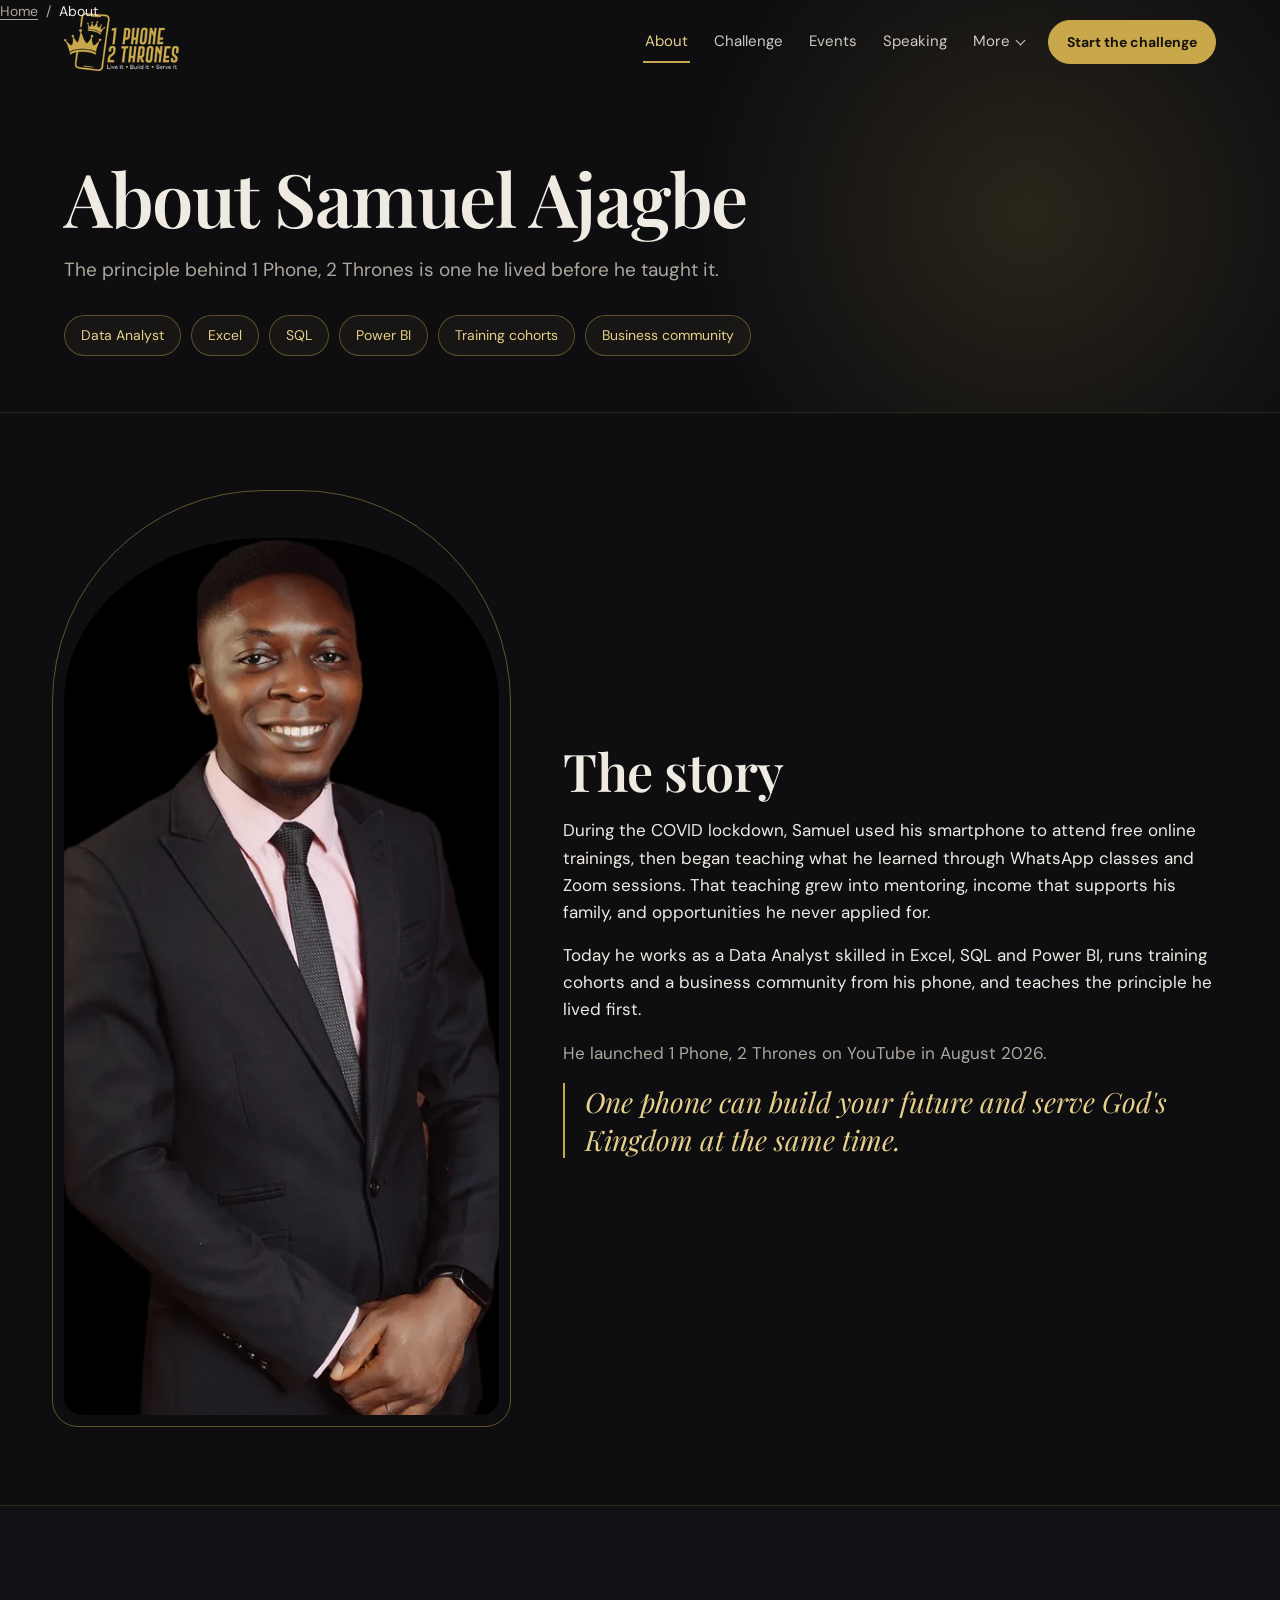
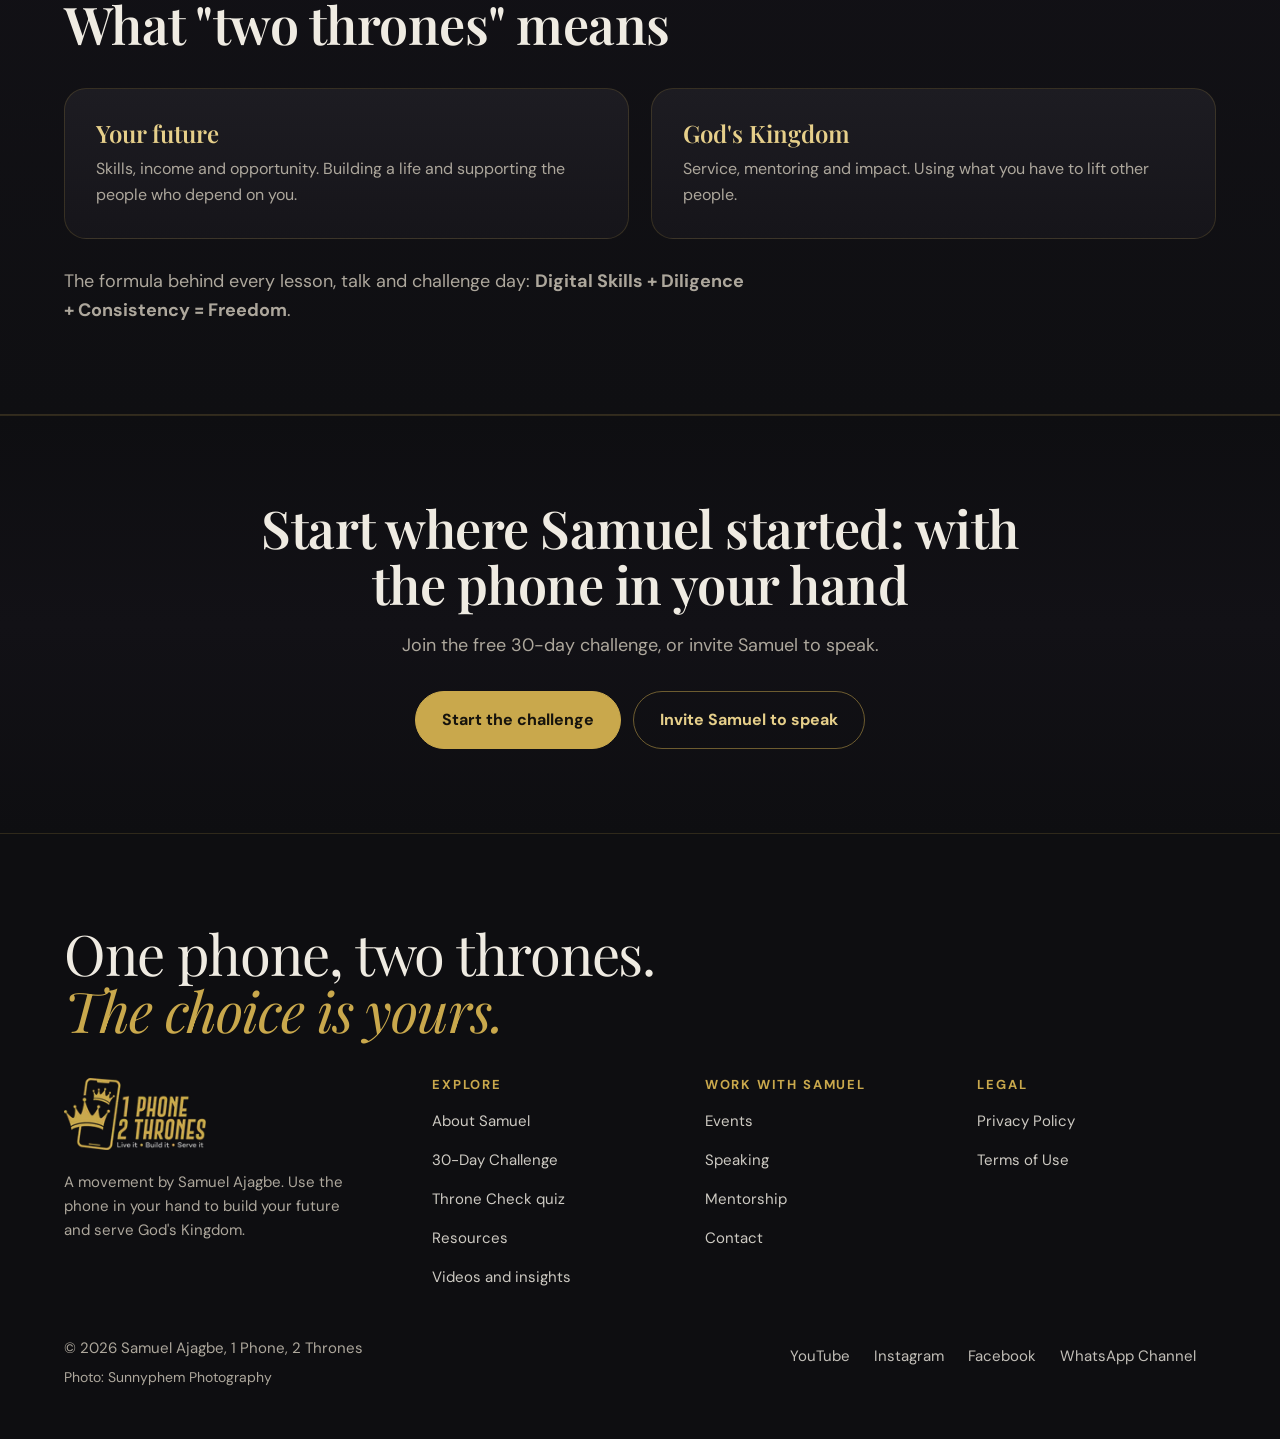
<file: about.html>
<!DOCTYPE html>
<html lang="en">
<head>
  <meta charset="utf-8">
  <meta name="viewport" content="width=device-width, initial-scale=1">
  <title>About Samuel Ajagbe | 1 Phone, 2 Thrones</title>
  <meta name="description" content="Samuel Ajagbe is a Data Analyst who built income and opportunity from his phone, and teaches others to do the same while serving God's Kingdom.">
  
  <link rel="canonical" href="https://1phone2thrones.vercel.app/about">
  <meta property="og:type" content="website">
  <meta property="og:site_name" content="1 Phone, 2 Thrones">
  <meta property="og:title" content="About Samuel Ajagbe | 1 Phone, 2 Thrones">
  <meta property="og:description" content="Samuel Ajagbe is a Data Analyst who built income and opportunity from his phone, and teaches others to do the same while serving God's Kingdom.">
  <meta property="og:url" content="https://1phone2thrones.vercel.app/about">
  <meta property="og:image" content="https://1phone2thrones.vercel.app/assets/og-image.jpg">
  <meta property="og:image:width" content="1200">
  <meta property="og:image:height" content="630">
  <meta property="og:image:alt" content="1 Phone, 2 Thrones, a movement by Samuel Ajagbe">
  <meta name="twitter:card" content="summary_large_image">
  <meta name="twitter:title" content="About Samuel Ajagbe | 1 Phone, 2 Thrones">
  <meta name="twitter:description" content="Samuel Ajagbe is a Data Analyst who built income and opportunity from his phone, and teaches others to do the same while serving God's Kingdom.">
  <meta name="twitter:image" content="https://1phone2thrones.vercel.app/assets/og-image.jpg">
  <meta name="theme-color" content="#0E0E11">
  <meta name="color-scheme" content="dark">
  <link rel="icon" type="image/png" href="/assets/favicon.png?v=b2120280">
  <link rel="apple-touch-icon" href="/assets/apple-touch-icon.png?v=63c16fe0">
  <link rel="preconnect" href="https://fonts.googleapis.com">
  <link rel="preconnect" href="https://fonts.gstatic.com" crossorigin>
  <link rel="stylesheet" href="https://fonts.googleapis.com/css2?family=Playfair+Display:ital,wght@0,500;0,600;0,700;1,500;1,600&family=DM+Sans:opsz,wght@9..40,400;9..40,500;9..40,700&display=swap" media="print" onload="this.media='all'">
  <noscript><link rel="stylesheet" href="https://fonts.googleapis.com/css2?family=Playfair+Display:ital,wght@0,500;0,600;0,700;1,500;1,600&family=DM+Sans:opsz,wght@9..40,400;9..40,500;9..40,700&display=swap"></noscript>
  <link rel="stylesheet" href="/assets/css/style.css">
  <script>document.documentElement.className += ' js';</script>
  <script type="application/ld+json">{"@context":"https://schema.org","@type":"Person","name":"Samuel Ajagbe","jobTitle":"Data Analyst","url":"https://1phone2thrones.vercel.app/about","sameAs":["https://www.youtube.com/@ajagbe_samuel","https://www.instagram.com/ajagbesamuelolajide","https://www.facebook.com/ajagbesamuelolajide"]}</script>
  <script type="application/ld+json">{"@context":"https://schema.org","@type":"BreadcrumbList","itemListElement":[{"@type":"ListItem","position":1,"name":"Home","item":"https://1phone2thrones.vercel.app/"},{"@type":"ListItem","position":2,"name":"About","item":"https://1phone2thrones.vercel.app/about"}]}</script>
</head>
<body class="">
<a class="skip-link" href="#main">Skip to content</a>
<div class="bar" id="bar" aria-hidden="true"></div>
<nav id="nav" aria-label="Main">
  <div class="wrap">
    <a class="brand" href="/" aria-label="1 Phone, 2 Thrones, home"><img src="/assets/img/logo-320.webp?v=dd550d2a" srcset="/assets/img/logo-160.webp?v=008246b6 160w, /assets/img/logo-320.webp?v=dd550d2a 320w" sizes="(max-width: 1020px) 91px, 115px" width="115" height="58" alt="1 Phone, 2 Thrones"></a>
    <button class="menu-btn" id="menuBtn" type="button" aria-expanded="false" aria-controls="menu" aria-label="Open menu"><span></span></button>
    <div class="links" id="menu">
      <a href="/about" aria-current="page">About</a>
      <a href="/challenge">Challenge</a>
      <a href="/events">Events</a>
      <a href="/speaking">Speaking</a>
      <details class="more">
        <summary>More</summary>
        <div class="drop">
          <a href="/quiz">Throne Check</a>
          <a href="/resources">Resources</a>
          <a href="/videos">Videos</a>
          <a href="/mentorship">Mentorship</a>
          <a href="/contact">Contact</a>
        </div>
      </details>
      <a class="btn solid" href="/challenge" data-keep-src>Start the challenge</a>
    </div>
  </div>
</nav>

<main id="main" tabindex="-1">
<div class="page-head"><div class="wrap">
  <nav class="crumbs" aria-label="Breadcrumb"><ol><li><a href="/">Home</a></li><li aria-current="page">About</li></ol></nav>
  <h1>About Samuel Ajagbe</h1>
  <p class="lead">The principle behind 1 Phone, 2 Thrones is one he lived before he taught it.</p>
  <ul class="chips" aria-label="Skills and work"><li>Data Analyst</li><li>Excel</li><li>SQL</li><li>Power BI</li><li>Training cohorts</li><li>Business community</li></ul>
</div></div>

<section aria-labelledby="story-title">
  <div class="wrap about">
    <div class="portrait">
      <picture>
        <source type="image/webp" srcset="/assets/img/samuel-480.webp?v=82540684 480w, /assets/img/samuel-800.webp?v=65f40c8a 800w" sizes="(max-width: 860px) 300px, 400px">
        <img src="/assets/samuel.png?v=ad1eccf2" width="480" height="913" alt="Portrait of Samuel Ajagbe" decoding="async">
      </picture>
    </div>
    <div>
      <h2 id="story-title">The story</h2>
      <p>During the COVID lockdown, Samuel used his smartphone to attend free online trainings, then began teaching what he learned through WhatsApp classes and Zoom sessions. That teaching grew into mentoring, income that supports his family, and opportunities he never applied for.</p>
      <p>Today he works as a Data Analyst skilled in Excel, SQL and Power BI, runs training cohorts and a business community from his phone, and teaches the principle he lived first.</p>
      <p class="quiet">He launched 1 Phone, 2 Thrones on YouTube in August 2026.</p>
      <p class="pull">One phone can build your future and serve God's Kingdom at the same time.</p>
    </div>
  </div>
</section>

<section class="band" aria-labelledby="two-thrones-title">
  <div class="wrap">
    <h2 id="two-thrones-title">What "two thrones" means</h2>
    <div class="grid2">
      <div class="card"><h3>Your future</h3><p>Skills, income and opportunity. Building a life and supporting the people who depend on you.</p></div>
      <div class="card"><h3>God's Kingdom</h3><p>Service, mentoring and impact. Using what you have to lift other people.</p></div>
    </div>
    <p class="lead" style="margin-top:28px">The formula behind every lesson, talk and challenge day: <b>Digital Skills + Diligence + Consistency = Freedom</b>.</p>
  </div>
</section>

<section class="cta-band">
  <div class="wrap">
    <h2>Start where Samuel started: with the phone in your hand</h2>
    <p class="lead">Join the free 30-day challenge, or invite Samuel to speak.</p>
    <div class="btns"><a class="btn solid" href="/challenge">Start the challenge</a><a class="btn ghost" href="/speaking">Invite Samuel to speak</a></div>
  </div>
</section>
</main>

<footer>
  <div class="wrap">
    <p class="motto">One phone, two thrones.<br><em>The choice is yours.</em></p>
    <div class="cols">
      <div class="f-about">
        <img src="/assets/img/logo-320.webp?v=dd550d2a" srcset="/assets/img/logo-160.webp?v=008246b6 160w, /assets/img/logo-320.webp?v=dd550d2a 320w" sizes="143px" width="143" height="72" alt="1 Phone, 2 Thrones" loading="lazy">
        <p>A movement by Samuel Ajagbe. Use the phone in your hand to build your future and serve God's Kingdom.</p>
      </div>
      <div>
        <h2>Explore</h2>
        <ul>
          <li><a href="/about">About Samuel</a></li>
          <li><a href="/challenge">30-Day Challenge</a></li>
          <li><a href="/quiz">Throne Check quiz</a></li>
          <li><a href="/resources">Resources</a></li>
          <li><a href="/videos">Videos and insights</a></li>
        </ul>
      </div>
      <div>
        <h2>Work with Samuel</h2>
        <ul>
          <li><a href="/events">Events</a></li>
          <li><a href="/speaking">Speaking</a></li>
          <li><a href="/mentorship">Mentorship</a></li>
          <li><a href="/contact">Contact</a></li>
        </ul>
      </div>
      <div>
        <h2>Legal</h2>
        <ul>
          <li><a href="/privacy">Privacy Policy</a></li>
          <li><a href="/terms">Terms of Use</a></li>
        </ul>
      </div>
    </div>
    <div class="row">
      <div>
        <p>&copy; <span data-year>2026</span> Samuel Ajagbe, 1 Phone, 2 Thrones</p>
        <p style="font-size:13px;margin-top:6px">Photo: Sunnyphem Photography</p>
      </div>
      <div class="social">
        <a href="https://www.youtube.com/@ajagbe_samuel" target="_blank" rel="noopener">YouTube<span class="sr-only"> (opens in a new tab)</span></a>
        <a href="https://www.instagram.com/ajagbesamuelolajide" target="_blank" rel="noopener">Instagram<span class="sr-only"> (opens in a new tab)</span></a>
        <a href="https://www.facebook.com/ajagbesamuelolajide" target="_blank" rel="noopener">Facebook<span class="sr-only"> (opens in a new tab)</span></a>
        <a href="https://whatsapp.com/channel/0029VbE4adbIXnlljjpR1I0Y" target="_blank" rel="noopener">WhatsApp Channel<span class="sr-only"> (opens in a new tab)</span></a>
      </div>
    </div>
  </div>
</footer>

<script defer src="/config.js"></script>
<script defer src="/assets/js/app.js"></script>

</body>
</html>
</file>
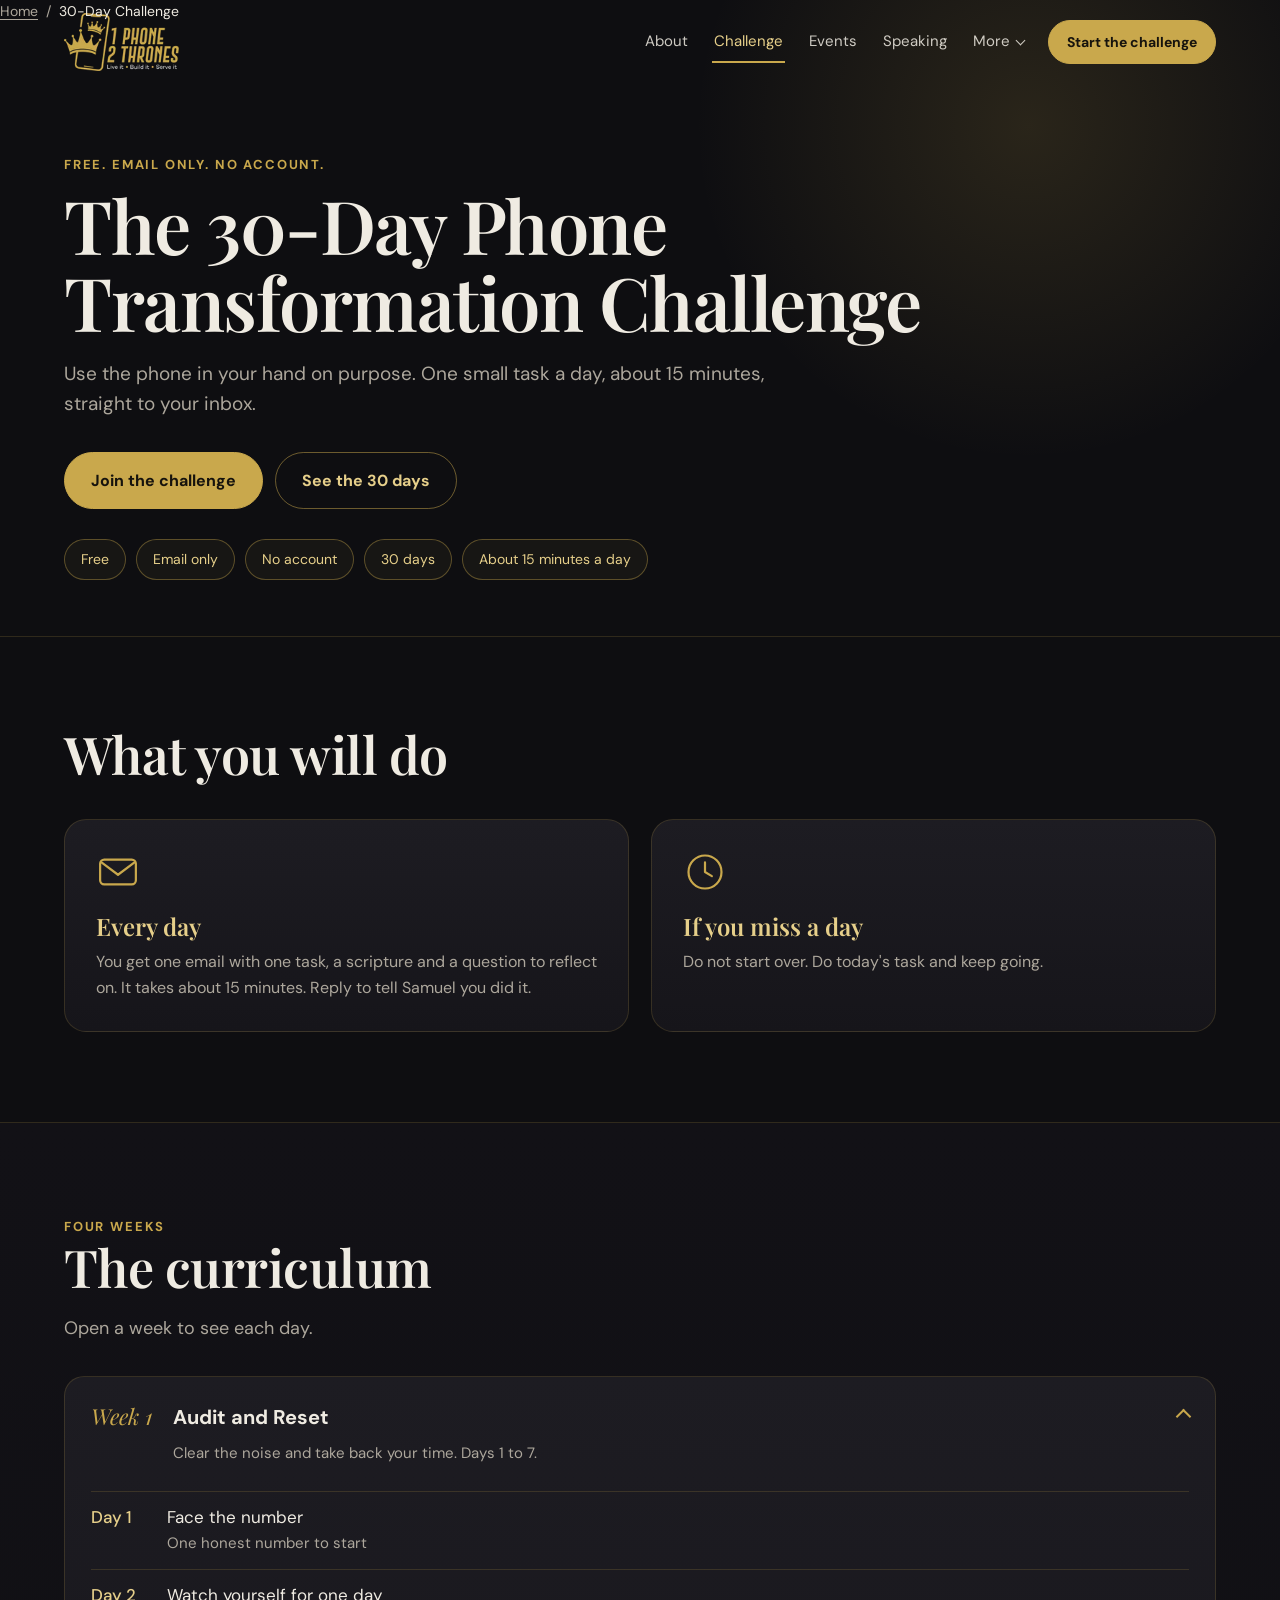
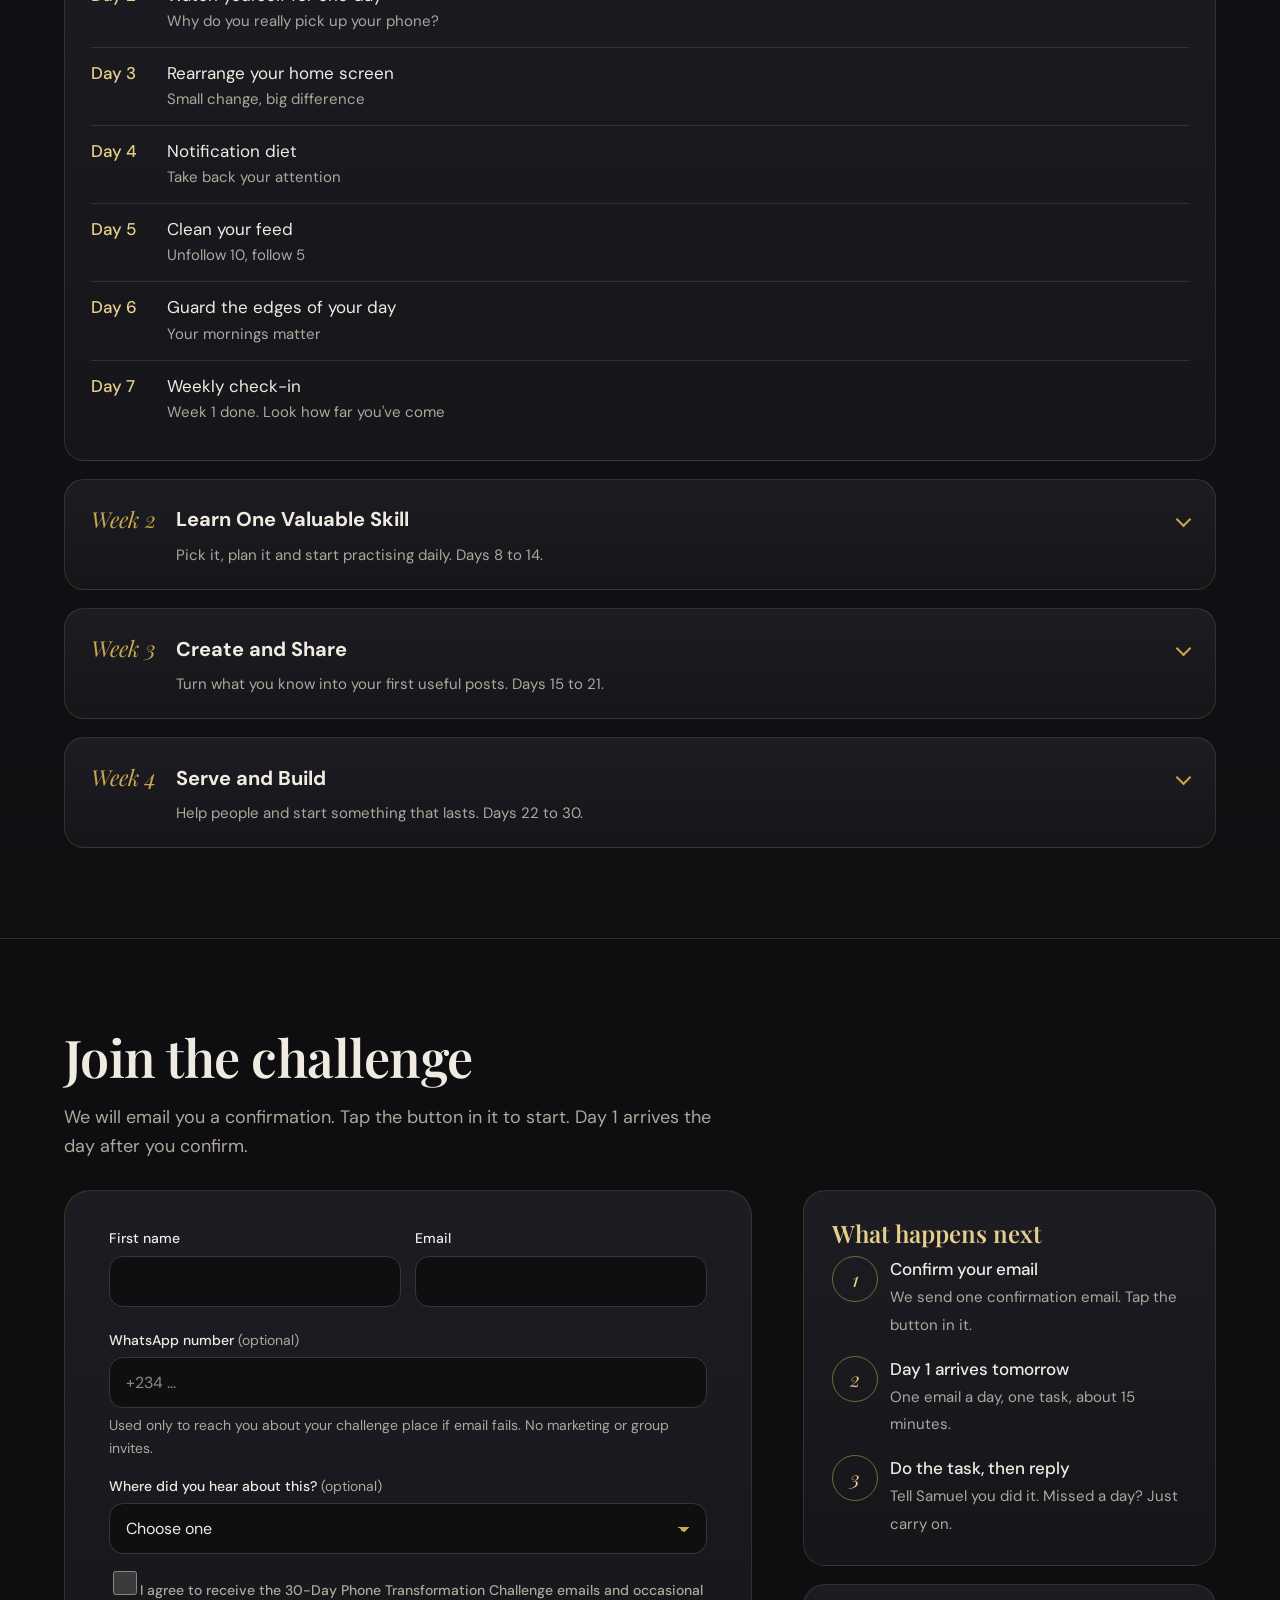
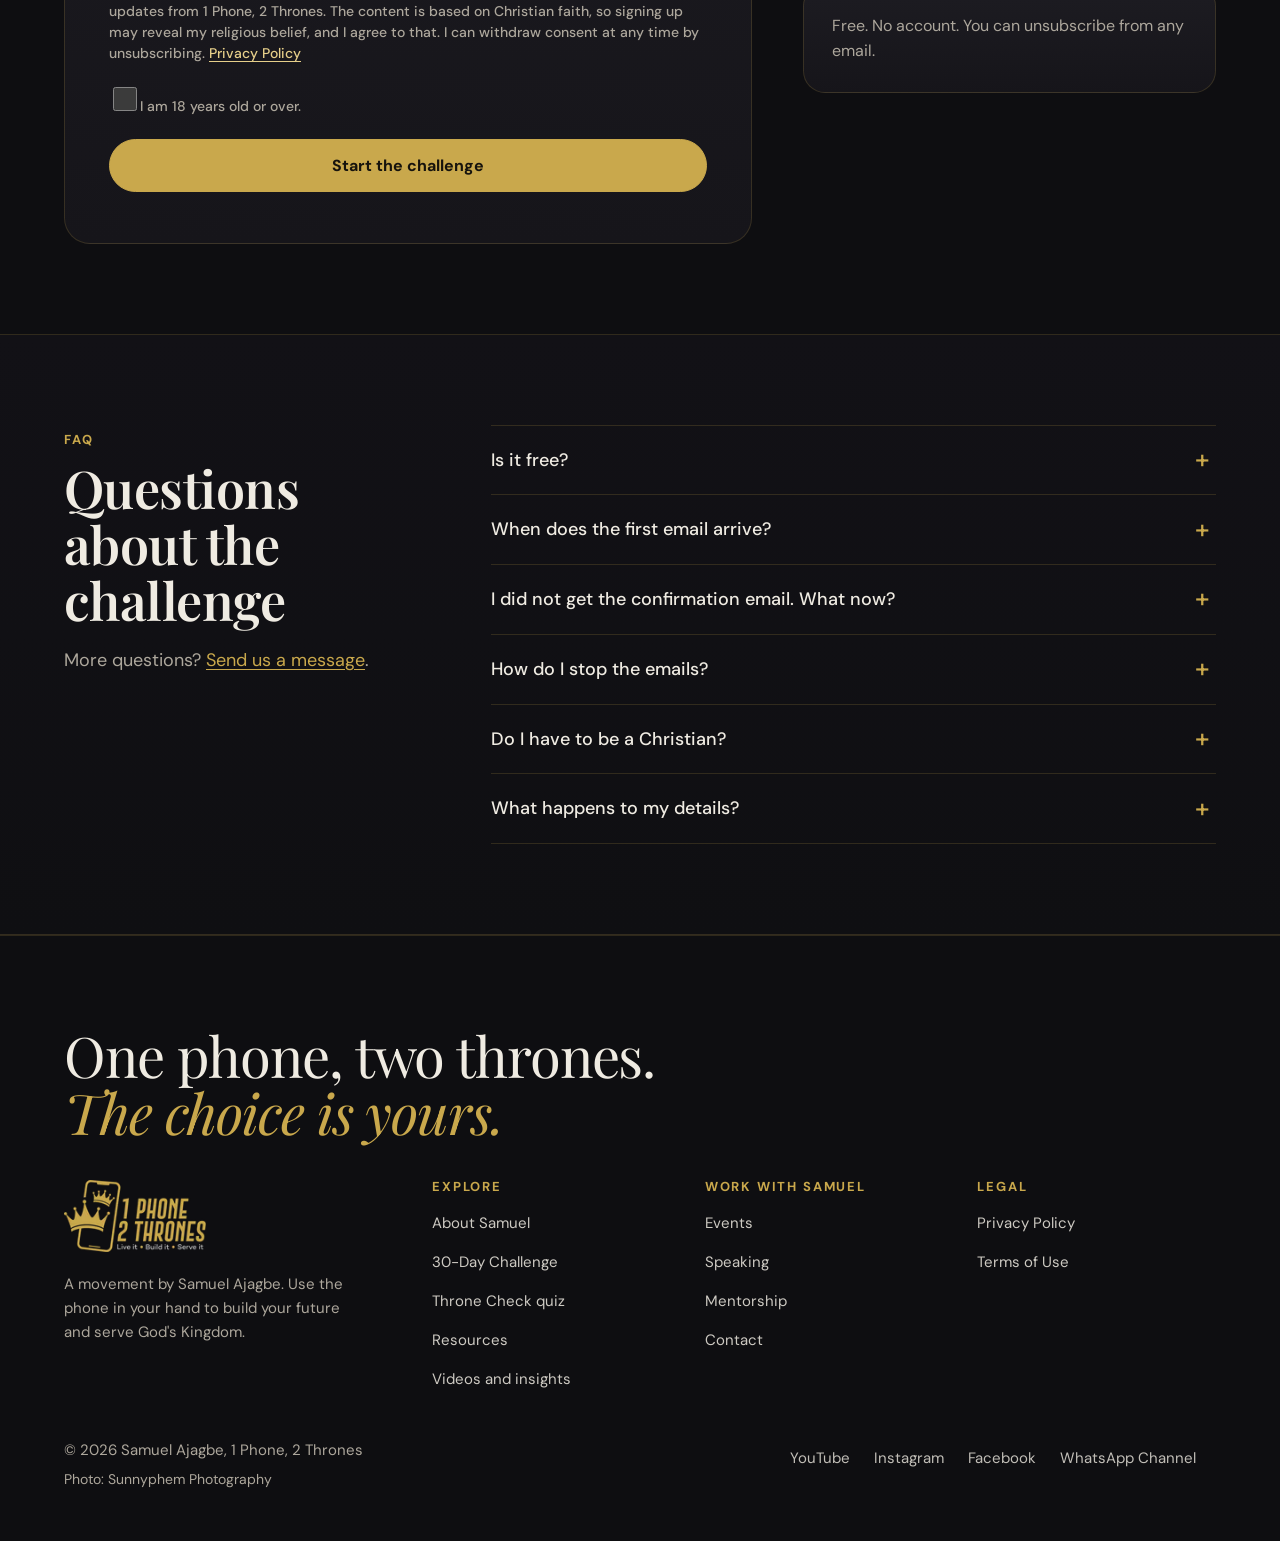
<file: challenge.html>
<!DOCTYPE html>
<html lang="en">
<head>
  <meta charset="utf-8">
  <meta name="viewport" content="width=device-width, initial-scale=1">
  <title>Free 30-Day Phone Transformation Challenge</title>
  <meta name="description" content="One small task a day, about 15 minutes, by email. Audit your phone habits, learn a skill, create and share, then serve. Free, no account needed.">
  
  <link rel="canonical" href="https://1phone2thrones.vercel.app/challenge">
  <meta property="og:type" content="website">
  <meta property="og:site_name" content="1 Phone, 2 Thrones">
  <meta property="og:title" content="Free 30-Day Phone Transformation Challenge">
  <meta property="og:description" content="One small task a day, about 15 minutes, by email. Audit your phone habits, learn a skill, create and share, then serve. Free, no account needed.">
  <meta property="og:url" content="https://1phone2thrones.vercel.app/challenge">
  <meta property="og:image" content="https://1phone2thrones.vercel.app/assets/og-image.jpg">
  <meta property="og:image:width" content="1200">
  <meta property="og:image:height" content="630">
  <meta property="og:image:alt" content="1 Phone, 2 Thrones, a movement by Samuel Ajagbe">
  <meta name="twitter:card" content="summary_large_image">
  <meta name="twitter:title" content="Free 30-Day Phone Transformation Challenge">
  <meta name="twitter:description" content="One small task a day, about 15 minutes, by email. Audit your phone habits, learn a skill, create and share, then serve. Free, no account needed.">
  <meta name="twitter:image" content="https://1phone2thrones.vercel.app/assets/og-image.jpg">
  <meta name="theme-color" content="#0E0E11">
  <meta name="color-scheme" content="dark">
  <link rel="icon" type="image/png" href="/assets/favicon.png?v=b2120280">
  <link rel="apple-touch-icon" href="/assets/apple-touch-icon.png?v=63c16fe0">
  <link rel="preconnect" href="https://fonts.googleapis.com">
  <link rel="preconnect" href="https://fonts.gstatic.com" crossorigin>
  <link rel="stylesheet" href="https://fonts.googleapis.com/css2?family=Playfair+Display:ital,wght@0,500;0,600;0,700;1,500;1,600&family=DM+Sans:opsz,wght@9..40,400;9..40,500;9..40,700&display=swap" media="print" onload="this.media='all'">
  <noscript><link rel="stylesheet" href="https://fonts.googleapis.com/css2?family=Playfair+Display:ital,wght@0,500;0,600;0,700;1,500;1,600&family=DM+Sans:opsz,wght@9..40,400;9..40,500;9..40,700&display=swap"></noscript>
  <link rel="stylesheet" href="/assets/css/style.css">
  <script>document.documentElement.className += ' js';</script>
  <script type="application/ld+json">{"@context":"https://schema.org","@type":"BreadcrumbList","itemListElement":[{"@type":"ListItem","position":1,"name":"Home","item":"https://1phone2thrones.vercel.app/"},{"@type":"ListItem","position":2,"name":"30-Day Challenge","item":"https://1phone2thrones.vercel.app/challenge"}]}</script>
  <script type="application/ld+json">{"@context":"https://schema.org","@type":"FAQPage","mainEntity":[{"@type":"Question","name":"Is it free?","acceptedAnswer":{"@type":"Answer","text":"Yes. It costs nothing and you do not need an account."}},{"@type":"Question","name":"When does the first email arrive?","acceptedAnswer":{"@type":"Answer","text":"Day 1 arrives the day after you confirm your email. Emails go out once a day. We cannot promise an exact minute because delivery depends on email providers."}},{"@type":"Question","name":"I did not get the confirmation email. What now?","acceptedAnswer":{"@type":"Answer","text":"Check Promotions and spam, and move it to your main inbox. If it is not there after a few minutes, submit the form again with the same email. You can also write to onephonetwothrones@gmail.com."}},{"@type":"Question","name":"How do I stop the emails?","acceptedAnswer":{"@type":"Answer","text":"Every email has an unsubscribe link. You can leave at any time."}},{"@type":"Question","name":"Do I have to be a Christian?","acceptedAnswer":{"@type":"Answer","text":"No. The challenge is open to anyone who is willing to take their life beyond where it is now. It is written from a Christian point of view and each day includes a scripture, so you will see that in the emails."}},{"@type":"Question","name":"What happens to my details?","acceptedAnswer":{"@type":"Answer","text":"We use your name and email to send the challenge. See the Privacy Policy for what we store and who processes it."}}]}</script>
</head>
<body class="">
<a class="skip-link" href="#main">Skip to content</a>
<div class="bar" id="bar" aria-hidden="true"></div>
<nav id="nav" aria-label="Main">
  <div class="wrap">
    <a class="brand" href="/" aria-label="1 Phone, 2 Thrones, home"><img src="/assets/img/logo-320.webp?v=dd550d2a" srcset="/assets/img/logo-160.webp?v=008246b6 160w, /assets/img/logo-320.webp?v=dd550d2a 320w" sizes="(max-width: 1020px) 91px, 115px" width="115" height="58" alt="1 Phone, 2 Thrones"></a>
    <button class="menu-btn" id="menuBtn" type="button" aria-expanded="false" aria-controls="menu" aria-label="Open menu"><span></span></button>
    <div class="links" id="menu">
      <a href="/about">About</a>
      <a href="/challenge" aria-current="page">Challenge</a>
      <a href="/events">Events</a>
      <a href="/speaking">Speaking</a>
      <details class="more">
        <summary>More</summary>
        <div class="drop">
          <a href="/quiz">Throne Check</a>
          <a href="/resources">Resources</a>
          <a href="/videos">Videos</a>
          <a href="/mentorship">Mentorship</a>
          <a href="/contact">Contact</a>
        </div>
      </details>
      <a class="btn solid" href="/challenge" data-keep-src>Start the challenge</a>
    </div>
  </div>
</nav>

<main id="main" tabindex="-1">
<div class="page-head"><div class="wrap">
  <nav class="crumbs" aria-label="Breadcrumb"><ol><li><a href="/">Home</a></li><li aria-current="page">30-Day Challenge</li></ol></nav>
  <p class="eyebrow">Free. Email only. No account.</p>
  <h1>The 30-Day Phone<br>Transformation Challenge</h1>
  <p class="lead">Use the phone in your hand on purpose. One small task a day, about 15 minutes, straight to your inbox.</p>
  <div class="btns"><a class="btn solid" href="#join">Join the challenge</a><a class="btn ghost" href="#curriculum">See the 30 days</a></div>
  <ul class="chips" aria-label="Key facts"><li>Free</li><li>Email only</li><li>No account</li><li>30 days</li><li>About 15 minutes a day</li></ul>
</div></div>

<section aria-labelledby="what-title">
  <div class="wrap">
    <h2 id="what-title">What you will do</h2>
    <div class="grid2">
      <div class="card"><svg class="ico" viewBox="0 0 32 32" aria-hidden="true"><rect x="3" y="7" width="26" height="18" rx="3"/><path d="M4 9l12 9 12-9"/></svg><h3>Every day</h3><p>You get one email with one task, a scripture and a question to reflect on. It takes about 15 minutes. Reply to tell Samuel you did it.</p></div>
      <div class="card"><svg class="ico" viewBox="0 0 32 32" aria-hidden="true"><circle cx="16" cy="16" r="12"/><path d="M16 9v7l5 3"/></svg><h3>If you miss a day</h3><p>Do not start over. Do today's task and keep going.</p></div>
    </div>
  </div>
</section>

<section id="curriculum" class="band" aria-labelledby="curr-title">
  <div class="wrap">
    <p class="eyebrow">Four weeks</p>
    <h2 id="curr-title">The curriculum</h2>
    <p class="lead">Open a week to see each day.</p>
    <div class="curr">
      <details data-week="1" open><summary><span class="wk">Week 1</span><h3>Audit and Reset</h3><p>Clear the noise and take back your time. Days 1 to 7.</p></summary><ol><li><b>Day 1</b><div>Face the number<span>One honest number to start</span></div></li><li><b>Day 2</b><div>Watch yourself for one day<span>Why do you really pick up your phone?</span></div></li><li><b>Day 3</b><div>Rearrange your home screen<span>Small change, big difference</span></div></li><li><b>Day 4</b><div>Notification diet<span>Take back your attention</span></div></li><li><b>Day 5</b><div>Clean your feed<span>Unfollow 10, follow 5</span></div></li><li><b>Day 6</b><div>Guard the edges of your day<span>Your mornings matter</span></div></li><li><b>Day 7</b><div>Weekly check-in<span>Week 1 done. Look how far you've come</span></div></li></ol></details>
      <details data-week="2"><summary><span class="wk">Week 2</span><h3>Learn One Valuable Skill</h3><p>Pick it, plan it and start practising daily. Days 8 to 14.</p></summary><ol><li><b>Day 8</b><div>Choose one skill<span>Pick one skill (only one)</span></div></li><li><b>Day 9</b><div>Find your free classroom<span>Your free classroom is waiting</span></div></li><li><b>Day 10</b><div>First lesson<span>20 minutes that start something</span></div></li><li><b>Day 11</b><div>Make something small<span>It doesn't have to be good. It has to exist</span></div></li><li><b>Day 12</b><div>Find someone ahead of you<span>Learn from someone ahead of you</span></div></li><li><b>Day 13</b><div>Teach it back<span>Explain it in three sentences</span></div></li><li><b>Day 14</b><div>Weekly check-in<span>Week 2 done. Count your minutes</span></div></li></ol></details>
      <details data-week="3"><summary><span class="wk">Week 3</span><h3>Create and Share</h3><p>Turn what you know into your first useful posts. Days 15 to 21.</p></summary><ol><li><b>Day 15</b><div>Name your lane<span>I help ___ with ___</span></div></li><li><b>Day 16</b><div>Your first useful post<span>Today you press post</span></div></li><li><b>Day 17</b><div>Show your work<span>Show the process</span></div></li><li><b>Day 18</b><div>Use your voice<span>60 seconds, one take</span></div></li><li><b>Day 19</b><div>Tell a short story<span>Your story could be someone's map</span></div></li><li><b>Day 20</b><div>Engage, don't just broadcast<span>Five real comments</span></div></li><li><b>Day 21</b><div>Weekly check-in<span>Week 3 done. You're a creator now</span></div></li></ol></details>
      <details data-week="4"><summary><span class="wk">Week 4</span><h3>Serve and Build</h3><p>Help people and start something that lasts. Days 22 to 30.</p></summary><ol><li><b>Day 22</b><div>Answer a real question<span>Help one person today</span></div></li><li><b>Day 23</b><div>Encourage three people<span>Three messages that matter</span></div></li><li><b>Day 24</b><div>Give something away<span>Give something useful away</span></div></li><li><b>Day 25</b><div>Start a small circle<span>Start your small circle</span></div></li><li><b>Day 26</b><div>Pray over your platform<span>Five names, one prayer</span></div></li><li><b>Day 27</b><div>One way to earn from your skill<span>One idea, written down</span></div></li><li><b>Day 28</b><div>Weekly check-in and rest<span>Week 4 done. Rest today</span></div></li><li><b>Day 29</b><div>Look how far you've come<span>Your Day 1 self would be proud</span></div></li><li><b>Day 30</b><div>Your declaration<span>The last day. Say it out loud.</span></div></li></ol></details>
    </div>
  </div>
</section>

<section id="join" aria-labelledby="join-title">
  <div class="wrap">
    <h2 id="join-title">Join the challenge</h2>
    <p class="lead" style="margin-bottom:30px">We will email you a confirmation. Tap the button in it to start. Day 1 arrives the day after you confirm.</p>
    <div class="two-col">
    <div class="form" style="max-width:none">
      <noscript><p class="msg err">This form needs JavaScript. Please turn it on, or email onephonetwothrones@gmail.com.</p></noscript>
<form data-action="signup" data-source="Challenge page" novalidate>
        <div class="row2">
          <div class="field"><label for="c-fn">First name</label><input id="c-fn" name="firstName" type="text" maxlength="60" autocomplete="given-name" required aria-describedby="err-firstName" data-msg="Enter your first name."><p class="err" id="err-firstName"></p></div>
          <div class="field"><label for="c-em">Email</label><input id="c-em" name="email" type="email" autocomplete="email" inputmode="email" required aria-describedby="err-email" data-msg="Enter your email address."><p class="err" id="err-email"></p></div>
        </div>
        <div class="field"><label for="c-wa">WhatsApp number <span class="opt">(optional)</span></label><input id="c-wa" name="whatsapp" type="tel" autocomplete="tel" placeholder="+234 ..." maxlength="30" aria-describedby="c-wa-hint"><p class="hint" id="c-wa-hint">Used only to reach you about your challenge place if email fails. No marketing or group invites.</p></div>
        <div class="field"><label for="c-src">Where did you hear about this? <span class="opt">(optional)</span></label>
          <select id="c-src" name="source"><option value="">Choose one</option><option>YouTube</option><option>Instagram</option><option>Facebook</option><option>LinkedIn</option><option>WhatsApp</option><option>A talk or event</option><option>A friend</option><option>Other</option></select></div>
        <div class="hp" aria-hidden="true"><label>Leave this empty<input name="website" type="text" tabindex="-1" autocomplete="off"></label></div>
        <div class="field">
          <label class="consent"><input name="consent" type="checkbox" required aria-describedby="err-consent" data-msg="Tick the box to continue."><span>I agree to receive the 30-Day Phone Transformation Challenge emails and occasional updates from 1 Phone, 2 Thrones. The content is based on Christian faith, so signing up may reveal my religious belief, and I agree to that. I can withdraw consent at any time by unsubscribing. <a href="/privacy">Privacy Policy</a></span></label>
          <p class="err" id="err-consent"></p>
          <label class="consent"><input name="adult" type="checkbox" required aria-describedby="err-adult" data-msg="Please confirm that you are 18 or over."><span>I am 18 years old or over.</span></label>
          <p class="err" id="err-adult"></p>
        </div>
        <button class="btn solid" type="submit">Start the challenge</button>
        <p class="msg" role="status" aria-live="polite"></p>
      </form>
      <div class="form-done" aria-live="polite">
        <svg viewBox="0 0 80 80" aria-hidden="true"><circle cx="40" cy="40" r="37"/><path d="M25 41 L35 51 L56 30"/></svg>
        <h3 class="done-title">Check your email</h3>
        <p class="done-text"></p>
      </div>
    </div>
    <aside class="aside" aria-label="What happens next">
      <div class="card">
        <h3>What happens next</h3>
        <ol class="steps">
          <li><div><b>Confirm your email</b><span>We send one confirmation email. Tap the button in it.</span></div></li>
          <li><div><b>Day 1 arrives tomorrow</b><span>One email a day, one task, about 15 minutes.</span></div></li>
          <li><div><b>Do the task, then reply</b><span>Tell Samuel you did it. Missed a day? Just carry on.</span></div></li>
        </ol>
      </div>
      <div class="card"><p>Free. No account. You can unsubscribe from any email.</p></div>
    </aside>
    </div>
  </div>
</section>

<section id="faq" class="band" aria-labelledby="faq-title">
  <div class="wrap faq-wrap">
    <div><p class="eyebrow">FAQ</p><h2 id="faq-title">Questions about the challenge</h2><p class="lead">More questions? <a href="/contact">Send us a message</a>.</p></div>
    <div class="faq">
      <details><summary>Is it free?</summary><p>Yes. It costs nothing and you do not need an account.</p></details>
      <details><summary>When does the first email arrive?</summary><p>Day 1 arrives the day after you confirm your email. Emails go out once a day. We cannot promise an exact minute because delivery depends on email providers.</p></details>
      <details><summary>I did not get the confirmation email. What now?</summary><p>Check Promotions and spam, and move it to your main inbox. If it is not there after a few minutes, submit the form again with the same email. You can also write to onephonetwothrones@gmail.com.</p></details>
      <details><summary>How do I stop the emails?</summary><p>Every email has an unsubscribe link. You can leave at any time.</p></details>
      <details><summary>Do I have to be a Christian?</summary><p>No. The challenge is open to anyone who is willing to take their life beyond where it is now. It is written from a Christian point of view and each day includes a scripture, so you will see that in the emails.</p></details>
      <details><summary>What happens to my details?</summary><p>We use your name and email to send the challenge. See the Privacy Policy for what we store and who processes it.</p></details>
    </div>
  </div>
</section>
</main>

<footer>
  <div class="wrap">
    <p class="motto">One phone, two thrones.<br><em>The choice is yours.</em></p>
    <div class="cols">
      <div class="f-about">
        <img src="/assets/img/logo-320.webp?v=dd550d2a" srcset="/assets/img/logo-160.webp?v=008246b6 160w, /assets/img/logo-320.webp?v=dd550d2a 320w" sizes="143px" width="143" height="72" alt="1 Phone, 2 Thrones" loading="lazy">
        <p>A movement by Samuel Ajagbe. Use the phone in your hand to build your future and serve God's Kingdom.</p>
      </div>
      <div>
        <h2>Explore</h2>
        <ul>
          <li><a href="/about">About Samuel</a></li>
          <li><a href="/challenge">30-Day Challenge</a></li>
          <li><a href="/quiz">Throne Check quiz</a></li>
          <li><a href="/resources">Resources</a></li>
          <li><a href="/videos">Videos and insights</a></li>
        </ul>
      </div>
      <div>
        <h2>Work with Samuel</h2>
        <ul>
          <li><a href="/events">Events</a></li>
          <li><a href="/speaking">Speaking</a></li>
          <li><a href="/mentorship">Mentorship</a></li>
          <li><a href="/contact">Contact</a></li>
        </ul>
      </div>
      <div>
        <h2>Legal</h2>
        <ul>
          <li><a href="/privacy">Privacy Policy</a></li>
          <li><a href="/terms">Terms of Use</a></li>
        </ul>
      </div>
    </div>
    <div class="row">
      <div>
        <p>&copy; <span data-year>2026</span> Samuel Ajagbe, 1 Phone, 2 Thrones</p>
        <p style="font-size:13px;margin-top:6px">Photo: Sunnyphem Photography</p>
      </div>
      <div class="social">
        <a href="https://www.youtube.com/@ajagbe_samuel" target="_blank" rel="noopener">YouTube<span class="sr-only"> (opens in a new tab)</span></a>
        <a href="https://www.instagram.com/ajagbesamuelolajide" target="_blank" rel="noopener">Instagram<span class="sr-only"> (opens in a new tab)</span></a>
        <a href="https://www.facebook.com/ajagbesamuelolajide" target="_blank" rel="noopener">Facebook<span class="sr-only"> (opens in a new tab)</span></a>
        <a href="https://whatsapp.com/channel/0029VbE4adbIXnlljjpR1I0Y" target="_blank" rel="noopener">WhatsApp Channel<span class="sr-only"> (opens in a new tab)</span></a>
      </div>
    </div>
  </div>
</footer>

<script defer src="/config.js"></script>
<script defer src="/assets/js/app.js"></script>

</body>
</html>
</file>
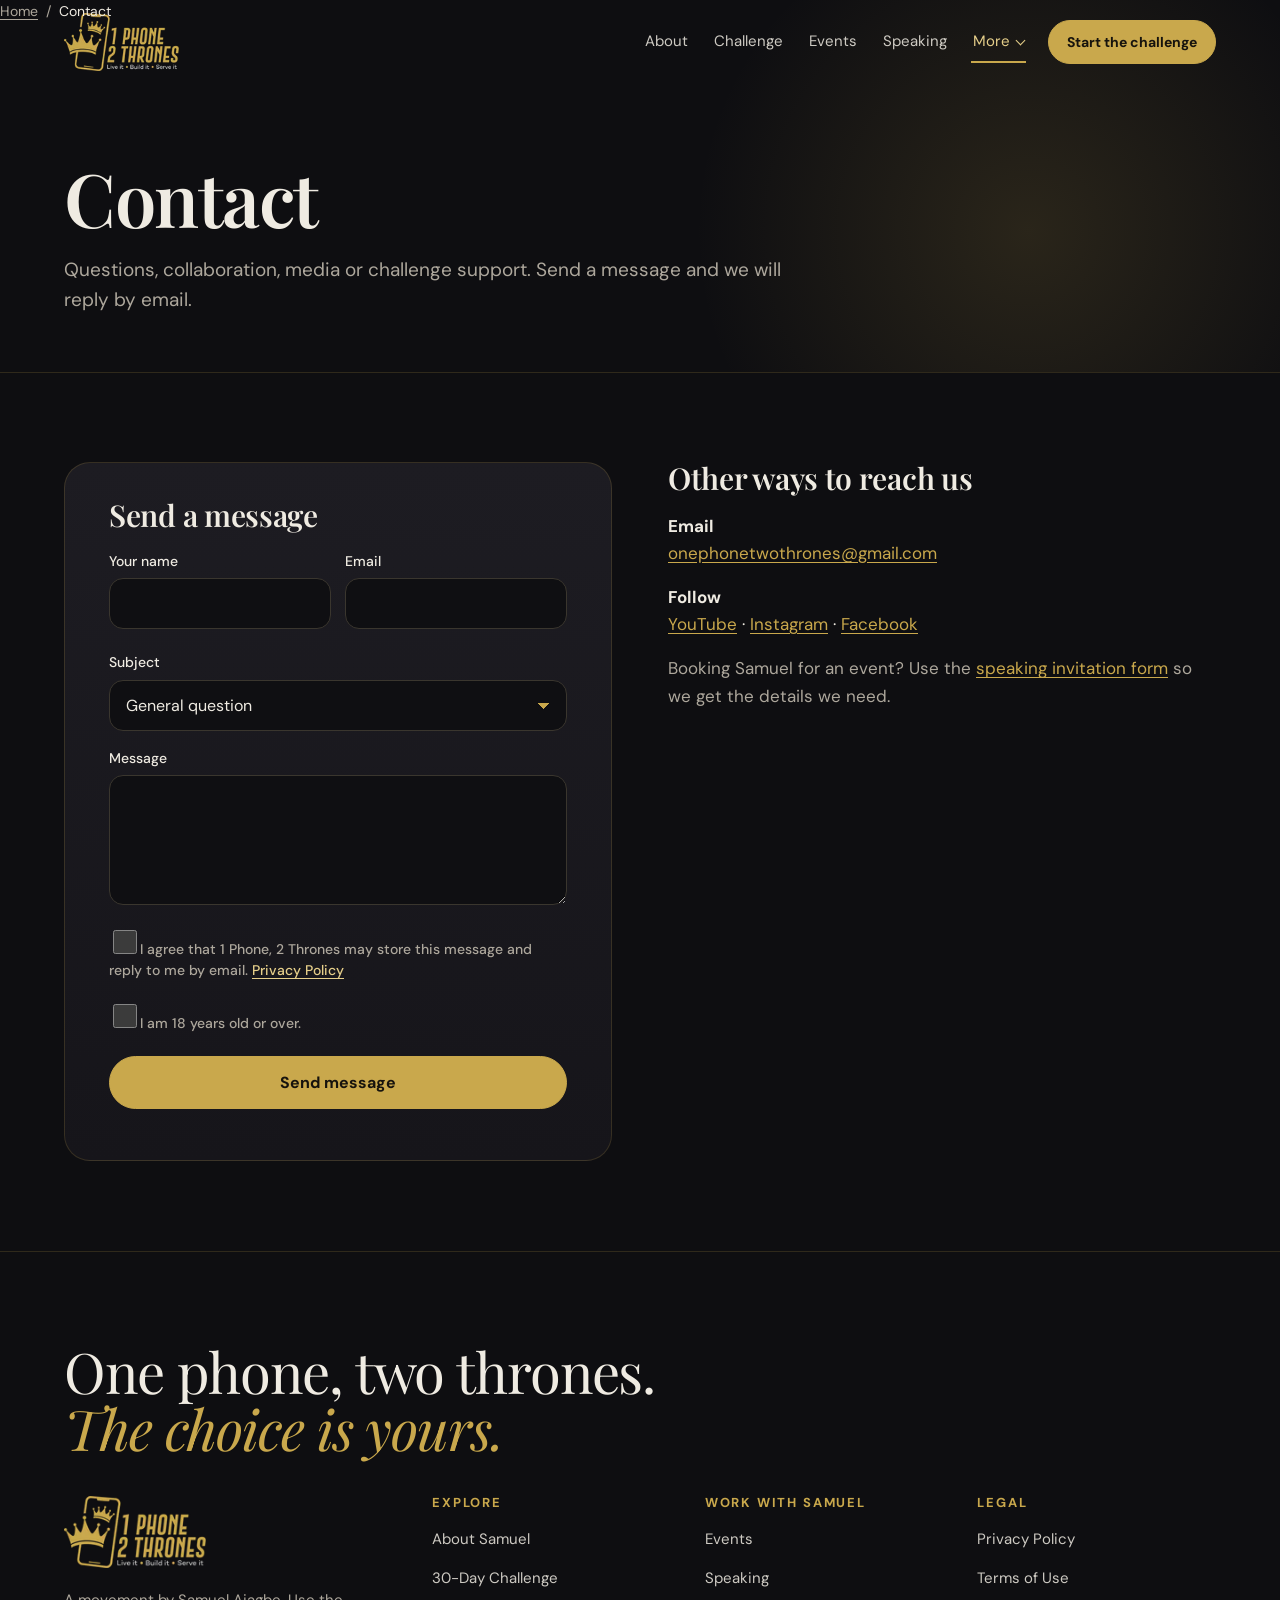
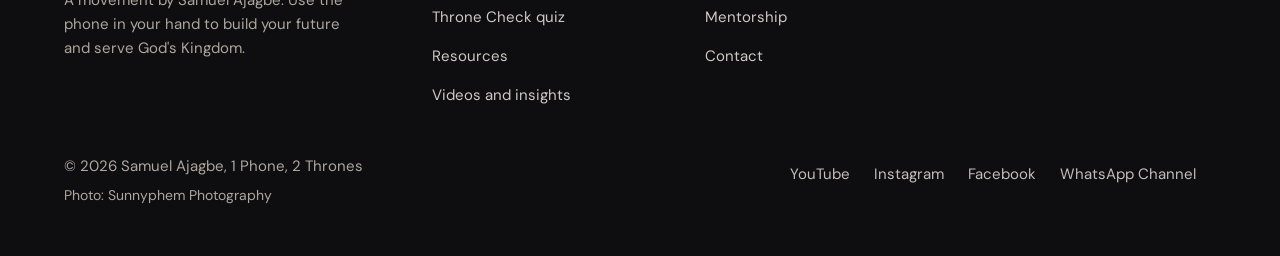
<file: contact.html>
<!DOCTYPE html>
<html lang="en">
<head>
  <meta charset="utf-8">
  <meta name="viewport" content="width=device-width, initial-scale=1">
  <title>Contact | 1 Phone, 2 Thrones</title>
  <meta name="description" content="Get in touch with 1 Phone, 2 Thrones: questions, collaboration, media and challenge support. Send a message or email directly.">
  
  <link rel="canonical" href="https://1phone2thrones.vercel.app/contact">
  <meta property="og:type" content="website">
  <meta property="og:site_name" content="1 Phone, 2 Thrones">
  <meta property="og:title" content="Contact | 1 Phone, 2 Thrones">
  <meta property="og:description" content="Get in touch with 1 Phone, 2 Thrones: questions, collaboration, media and challenge support. Send a message or email directly.">
  <meta property="og:url" content="https://1phone2thrones.vercel.app/contact">
  <meta property="og:image" content="https://1phone2thrones.vercel.app/assets/og-image.jpg">
  <meta property="og:image:width" content="1200">
  <meta property="og:image:height" content="630">
  <meta property="og:image:alt" content="1 Phone, 2 Thrones, a movement by Samuel Ajagbe">
  <meta name="twitter:card" content="summary_large_image">
  <meta name="twitter:title" content="Contact | 1 Phone, 2 Thrones">
  <meta name="twitter:description" content="Get in touch with 1 Phone, 2 Thrones: questions, collaboration, media and challenge support. Send a message or email directly.">
  <meta name="twitter:image" content="https://1phone2thrones.vercel.app/assets/og-image.jpg">
  <meta name="theme-color" content="#0E0E11">
  <meta name="color-scheme" content="dark">
  <link rel="icon" type="image/png" href="/assets/favicon.png?v=b2120280">
  <link rel="apple-touch-icon" href="/assets/apple-touch-icon.png?v=63c16fe0">
  <link rel="preconnect" href="https://fonts.googleapis.com">
  <link rel="preconnect" href="https://fonts.gstatic.com" crossorigin>
  <link rel="stylesheet" href="https://fonts.googleapis.com/css2?family=Playfair+Display:ital,wght@0,500;0,600;0,700;1,500;1,600&family=DM+Sans:opsz,wght@9..40,400;9..40,500;9..40,700&display=swap" media="print" onload="this.media='all'">
  <noscript><link rel="stylesheet" href="https://fonts.googleapis.com/css2?family=Playfair+Display:ital,wght@0,500;0,600;0,700;1,500;1,600&family=DM+Sans:opsz,wght@9..40,400;9..40,500;9..40,700&display=swap"></noscript>
  <link rel="stylesheet" href="/assets/css/style.css">
  <script>document.documentElement.className += ' js';</script>
  <script type="application/ld+json">{"@context":"https://schema.org","@type":"BreadcrumbList","itemListElement":[{"@type":"ListItem","position":1,"name":"Home","item":"https://1phone2thrones.vercel.app/"},{"@type":"ListItem","position":2,"name":"Contact","item":"https://1phone2thrones.vercel.app/contact"}]}</script>
</head>
<body class="">
<a class="skip-link" href="#main">Skip to content</a>
<div class="bar" id="bar" aria-hidden="true"></div>
<nav id="nav" aria-label="Main">
  <div class="wrap">
    <a class="brand" href="/" aria-label="1 Phone, 2 Thrones, home"><img src="/assets/img/logo-320.webp?v=dd550d2a" srcset="/assets/img/logo-160.webp?v=008246b6 160w, /assets/img/logo-320.webp?v=dd550d2a 320w" sizes="(max-width: 1020px) 91px, 115px" width="115" height="58" alt="1 Phone, 2 Thrones"></a>
    <button class="menu-btn" id="menuBtn" type="button" aria-expanded="false" aria-controls="menu" aria-label="Open menu"><span></span></button>
    <div class="links" id="menu">
      <a href="/about">About</a>
      <a href="/challenge">Challenge</a>
      <a href="/events">Events</a>
      <a href="/speaking">Speaking</a>
      <details class="more has-current">
        <summary>More</summary>
        <div class="drop">
          <a href="/quiz">Throne Check</a>
          <a href="/resources">Resources</a>
          <a href="/videos">Videos</a>
          <a href="/mentorship">Mentorship</a>
          <a href="/contact" aria-current="page">Contact</a>
        </div>
      </details>
      <a class="btn solid" href="/challenge" data-keep-src>Start the challenge</a>
    </div>
  </div>
</nav>

<main id="main" tabindex="-1">
<div class="page-head"><div class="wrap">
  <nav class="crumbs" aria-label="Breadcrumb"><ol><li><a href="/">Home</a></li><li aria-current="page">Contact</li></ol></nav>
  <h1>Contact</h1>
  <p class="lead">Questions, collaboration, media or challenge support. Send a message and we will reply by email.</p>
</div></div>

<section aria-labelledby="msg-title">
  <div class="wrap reel" style="align-items:start">
    <div class="form">
      <h2 id="msg-title" style="font-size:30px">Send a message</h2>
      <noscript><p class="msg err">This form needs JavaScript. Please turn it on, or email onephonetwothrones@gmail.com.</p></noscript>
<form data-action="contact" novalidate>
        <div class="row2">
          <div class="field"><label for="k-name">Your name</label><input id="k-name" name="name" type="text" maxlength="80" autocomplete="name" required aria-describedby="err-name" data-msg="Enter your name."><p class="err" id="err-name"></p></div>
          <div class="field"><label for="k-email">Email</label><input id="k-email" name="email" type="email" autocomplete="email" inputmode="email" required aria-describedby="err-email" data-msg="Enter your email address."><p class="err" id="err-email"></p></div>
        </div>
        <div class="field"><label for="k-sub">Subject</label>
          <select id="k-sub" name="subject"><option>General question</option><option>Mentorship</option><option>Collaboration</option><option>Media</option><option>Challenge support</option><option>Other</option></select></div>
        <div class="field"><label for="k-msg">Message</label><textarea id="k-msg" name="message" maxlength="2000" minlength="10" required aria-describedby="err-message" data-msg="Write your message."></textarea><p class="err" id="err-message"></p></div>
        <div class="hp" aria-hidden="true"><label>Leave this empty<input name="website" type="text" tabindex="-1" autocomplete="off"></label></div>
        <div class="field">
          <label class="consent"><input name="consent" type="checkbox" required aria-describedby="err-consent" data-msg="Tick the box so we can reply."><span>I agree that 1 Phone, 2 Thrones may store this message and reply to me by email. <a href="/privacy">Privacy Policy</a></span></label>
          <p class="err" id="err-consent"></p>
          <label class="consent"><input name="adult" type="checkbox" required aria-describedby="err-adult" data-msg="Please confirm that you are 18 or over."><span>I am 18 years old or over.</span></label>
          <p class="err" id="err-adult"></p>
        </div>
        <button class="btn solid" type="submit">Send message</button>
        <p class="msg" role="status" aria-live="polite"></p>
      </form>
      <div class="form-done" aria-live="polite">
        <svg viewBox="0 0 80 80" aria-hidden="true"><circle cx="40" cy="40" r="37"/><path d="M25 41 L35 51 L56 30"/></svg>
        <h3 class="done-title">Message received</h3>
        <p class="done-text"></p>
        <p class="done-ref" hidden>Your reference: <span class="ref"></span></p>
      </div>
    </div>
    <div>
      <h2 style="font-size:30px">Other ways to reach us</h2>
      <p><b>Email</b><br><a href="mailto:onephonetwothrones@gmail.com">onephonetwothrones@gmail.com</a></p>
      <p><b>Follow</b><br>
        <a href="https://www.youtube.com/@ajagbe_samuel" target="_blank" rel="noopener">YouTube<span class="sr-only"> (opens in a new tab)</span></a> ·
        <a href="https://www.instagram.com/ajagbesamuelolajide" target="_blank" rel="noopener">Instagram<span class="sr-only"> (opens in a new tab)</span></a> ·
        <a href="https://www.facebook.com/ajagbesamuelolajide" target="_blank" rel="noopener">Facebook<span class="sr-only"> (opens in a new tab)</span></a></p>
      <p style="color:var(--ash)">Booking Samuel for an event? Use the <a href="/speaking#invite">speaking invitation form</a> so we get the details we need.</p>
    </div>
  </div>
</section>
</main>

<footer>
  <div class="wrap">
    <p class="motto">One phone, two thrones.<br><em>The choice is yours.</em></p>
    <div class="cols">
      <div class="f-about">
        <img src="/assets/img/logo-320.webp?v=dd550d2a" srcset="/assets/img/logo-160.webp?v=008246b6 160w, /assets/img/logo-320.webp?v=dd550d2a 320w" sizes="143px" width="143" height="72" alt="1 Phone, 2 Thrones" loading="lazy">
        <p>A movement by Samuel Ajagbe. Use the phone in your hand to build your future and serve God's Kingdom.</p>
      </div>
      <div>
        <h2>Explore</h2>
        <ul>
          <li><a href="/about">About Samuel</a></li>
          <li><a href="/challenge">30-Day Challenge</a></li>
          <li><a href="/quiz">Throne Check quiz</a></li>
          <li><a href="/resources">Resources</a></li>
          <li><a href="/videos">Videos and insights</a></li>
        </ul>
      </div>
      <div>
        <h2>Work with Samuel</h2>
        <ul>
          <li><a href="/events">Events</a></li>
          <li><a href="/speaking">Speaking</a></li>
          <li><a href="/mentorship">Mentorship</a></li>
          <li><a href="/contact">Contact</a></li>
        </ul>
      </div>
      <div>
        <h2>Legal</h2>
        <ul>
          <li><a href="/privacy">Privacy Policy</a></li>
          <li><a href="/terms">Terms of Use</a></li>
        </ul>
      </div>
    </div>
    <div class="row">
      <div>
        <p>&copy; <span data-year>2026</span> Samuel Ajagbe, 1 Phone, 2 Thrones</p>
        <p style="font-size:13px;margin-top:6px">Photo: Sunnyphem Photography</p>
      </div>
      <div class="social">
        <a href="https://www.youtube.com/@ajagbe_samuel" target="_blank" rel="noopener">YouTube<span class="sr-only"> (opens in a new tab)</span></a>
        <a href="https://www.instagram.com/ajagbesamuelolajide" target="_blank" rel="noopener">Instagram<span class="sr-only"> (opens in a new tab)</span></a>
        <a href="https://www.facebook.com/ajagbesamuelolajide" target="_blank" rel="noopener">Facebook<span class="sr-only"> (opens in a new tab)</span></a>
        <a href="https://whatsapp.com/channel/0029VbE4adbIXnlljjpR1I0Y" target="_blank" rel="noopener">WhatsApp Channel<span class="sr-only"> (opens in a new tab)</span></a>
      </div>
    </div>
  </div>
</footer>

<script defer src="/config.js"></script>
<script defer src="/assets/js/app.js"></script>

</body>
</html>
</file>
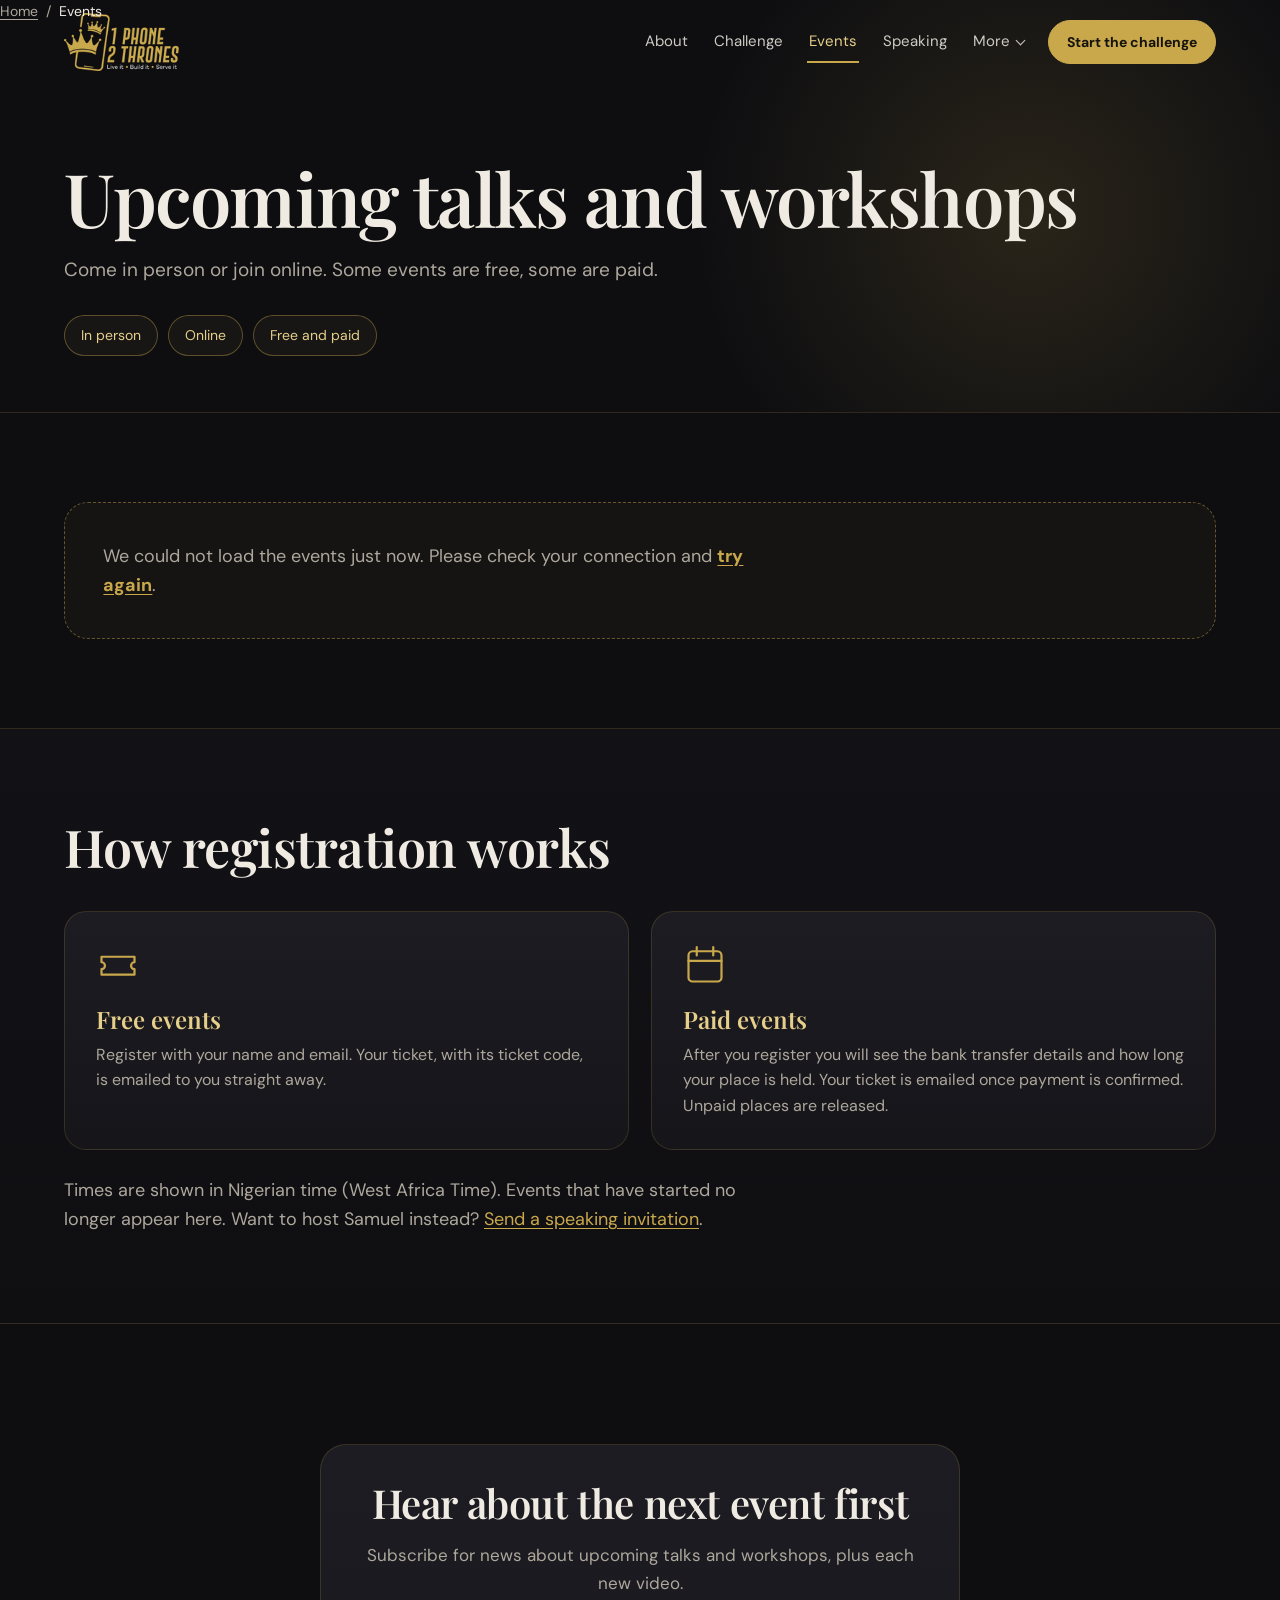
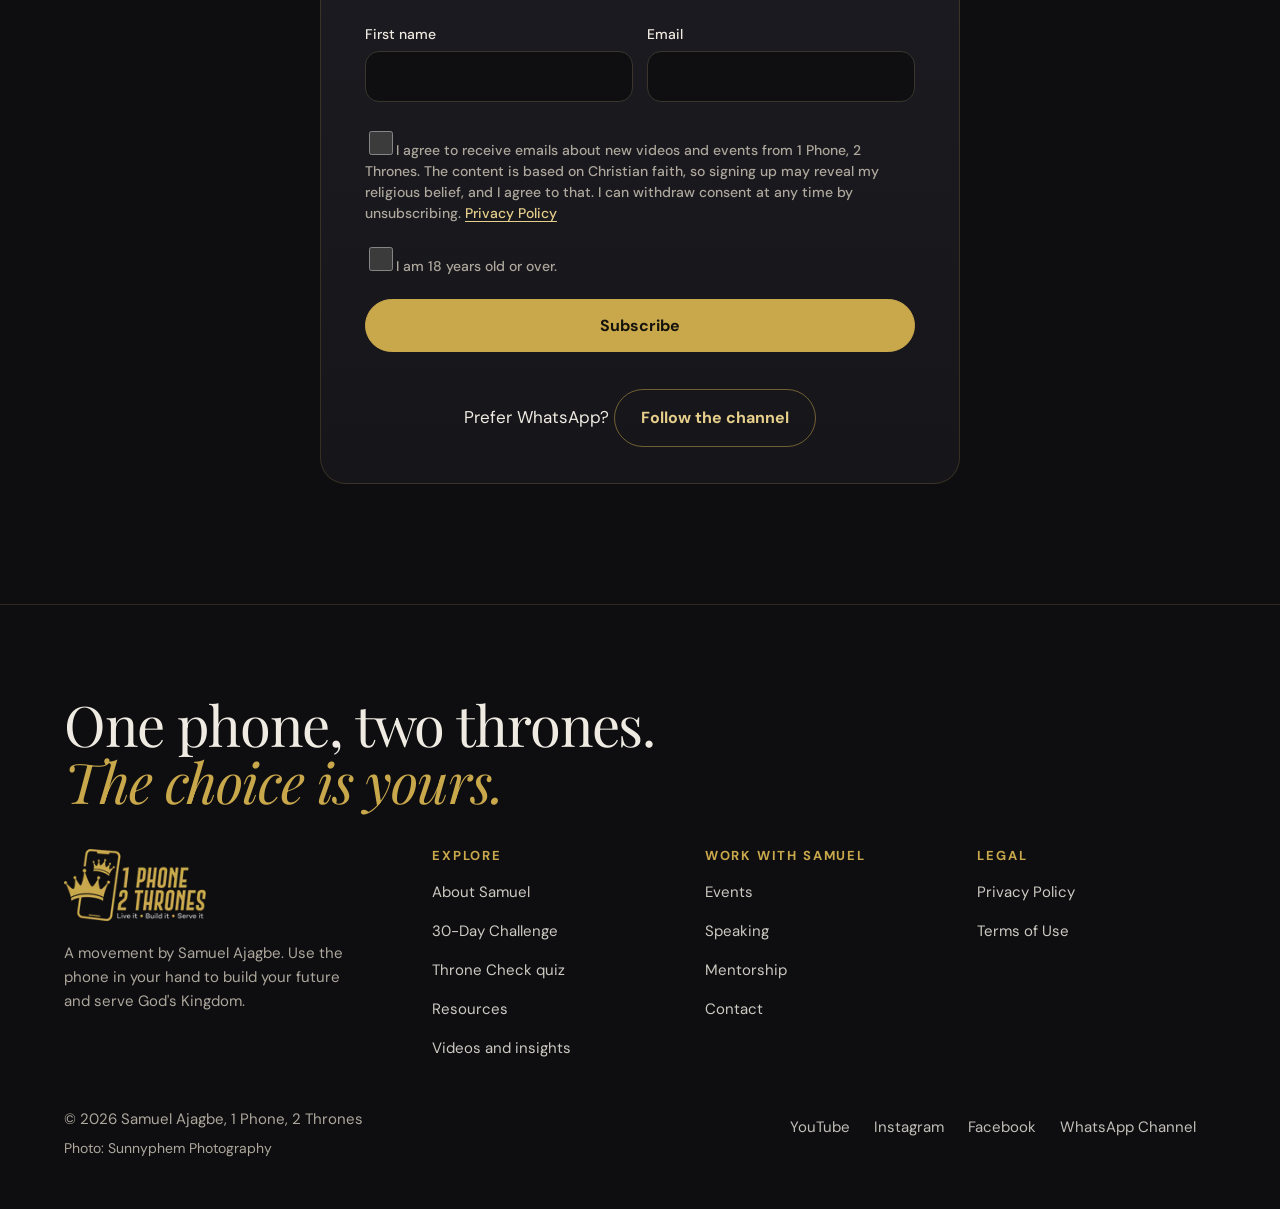
<file: events.html>
<!DOCTYPE html>
<html lang="en">
<head>
  <meta charset="utf-8">
  <meta name="viewport" content="width=device-width, initial-scale=1">
  <title>Upcoming Talks and Workshops | 1 Phone, 2 Thrones</title>
  <meta name="description" content="Upcoming talks and workshops by Samuel Ajagbe, in person and online. Some events are free, some are paid. Register and get your ticket by email.">
  
  <link rel="canonical" href="https://1phone2thrones.vercel.app/events">
  <meta property="og:type" content="website">
  <meta property="og:site_name" content="1 Phone, 2 Thrones">
  <meta property="og:title" content="Upcoming Talks and Workshops | 1 Phone, 2 Thrones">
  <meta property="og:description" content="Upcoming talks and workshops by Samuel Ajagbe, in person and online. Some events are free, some are paid. Register and get your ticket by email.">
  <meta property="og:url" content="https://1phone2thrones.vercel.app/events">
  <meta property="og:image" content="https://1phone2thrones.vercel.app/assets/og-image.jpg">
  <meta property="og:image:width" content="1200">
  <meta property="og:image:height" content="630">
  <meta property="og:image:alt" content="1 Phone, 2 Thrones, a movement by Samuel Ajagbe">
  <meta name="twitter:card" content="summary_large_image">
  <meta name="twitter:title" content="Upcoming Talks and Workshops | 1 Phone, 2 Thrones">
  <meta name="twitter:description" content="Upcoming talks and workshops by Samuel Ajagbe, in person and online. Some events are free, some are paid. Register and get your ticket by email.">
  <meta name="twitter:image" content="https://1phone2thrones.vercel.app/assets/og-image.jpg">
  <meta name="theme-color" content="#0E0E11">
  <meta name="color-scheme" content="dark">
  <link rel="icon" type="image/png" href="/assets/favicon.png?v=b2120280">
  <link rel="apple-touch-icon" href="/assets/apple-touch-icon.png?v=63c16fe0">
  <link rel="preconnect" href="https://fonts.googleapis.com">
  <link rel="preconnect" href="https://fonts.gstatic.com" crossorigin>
  <link rel="stylesheet" href="https://fonts.googleapis.com/css2?family=Playfair+Display:ital,wght@0,500;0,600;0,700;1,500;1,600&family=DM+Sans:opsz,wght@9..40,400;9..40,500;9..40,700&display=swap" media="print" onload="this.media='all'">
  <noscript><link rel="stylesheet" href="https://fonts.googleapis.com/css2?family=Playfair+Display:ital,wght@0,500;0,600;0,700;1,500;1,600&family=DM+Sans:opsz,wght@9..40,400;9..40,500;9..40,700&display=swap"></noscript>
  <link rel="stylesheet" href="/assets/css/style.css">
  <script>document.documentElement.className += ' js';</script>
  <script type="application/ld+json">{"@context":"https://schema.org","@type":"BreadcrumbList","itemListElement":[{"@type":"ListItem","position":1,"name":"Home","item":"https://1phone2thrones.vercel.app/"},{"@type":"ListItem","position":2,"name":"Events","item":"https://1phone2thrones.vercel.app/events"}]}</script>
</head>
<body class="">
<a class="skip-link" href="#main">Skip to content</a>
<div class="bar" id="bar" aria-hidden="true"></div>
<nav id="nav" aria-label="Main">
  <div class="wrap">
    <a class="brand" href="/" aria-label="1 Phone, 2 Thrones, home"><img src="/assets/img/logo-320.webp?v=dd550d2a" srcset="/assets/img/logo-160.webp?v=008246b6 160w, /assets/img/logo-320.webp?v=dd550d2a 320w" sizes="(max-width: 1020px) 91px, 115px" width="115" height="58" alt="1 Phone, 2 Thrones"></a>
    <button class="menu-btn" id="menuBtn" type="button" aria-expanded="false" aria-controls="menu" aria-label="Open menu"><span></span></button>
    <div class="links" id="menu">
      <a href="/about">About</a>
      <a href="/challenge">Challenge</a>
      <a href="/events" aria-current="page">Events</a>
      <a href="/speaking">Speaking</a>
      <details class="more">
        <summary>More</summary>
        <div class="drop">
          <a href="/quiz">Throne Check</a>
          <a href="/resources">Resources</a>
          <a href="/videos">Videos</a>
          <a href="/mentorship">Mentorship</a>
          <a href="/contact">Contact</a>
        </div>
      </details>
      <a class="btn solid" href="/challenge" data-keep-src>Start the challenge</a>
    </div>
  </div>
</nav>

<main id="main" tabindex="-1">
<div class="page-head"><div class="wrap">
  <nav class="crumbs" aria-label="Breadcrumb"><ol><li><a href="/">Home</a></li><li aria-current="page">Events</li></ol></nav>
  <h1>Upcoming talks and workshops</h1>
  <p class="lead">Come in person or join online. Some events are free, some are paid.</p>
  <ul class="chips" aria-label="Event types"><li>In person</li><li>Online</li><li>Free and paid</li></ul>
</div></div>

<section aria-labelledby="list-title">
  <div class="wrap">
    <h2 id="list-title" class="sr-only">Open events</h2>
    <div id="events-list" aria-live="polite"><div class="empty event-empty"><p>Loading events...</p></div></div>
  </div>
</section>

<section class="band" aria-labelledby="how-title">
  <div class="wrap">
    <h2 id="how-title">How registration works</h2>
    <div class="grid2">
      <div class="card"><svg class="ico" viewBox="0 0 32 32" aria-hidden="true"><path d="M4 10h24v4a2.5 2.5 0 0 0 0 5v4H4v-4a2.5 2.5 0 0 0 0-5z"/></svg><h3>Free events</h3><p>Register with your name and email. Your ticket, with its ticket code, is emailed to you straight away.</p></div>
      <div class="card"><svg class="ico" viewBox="0 0 32 32" aria-hidden="true"><rect x="4" y="6" width="24" height="22" rx="3"/><path d="M4 13h24M10 3v6M22 3v6"/></svg><h3>Paid events</h3><p>After you register you will see the bank transfer details and how long your place is held. Your ticket is emailed once payment is confirmed. Unpaid places are released.</p></div>
    </div>
    <p class="lead" style="margin-top:26px">Times are shown in Nigerian time (West Africa Time). Events that have started no longer appear here. Want to host Samuel instead? <a href="/speaking">Send a speaking invitation</a>.</p>
  </div>
</section>

<section class="sub" id="subscribe" aria-labelledby="sub-title">
  <div class="wrap">
    <div class="form narrow" style="margin:0 auto;text-align:left">
      <noscript><p class="msg err">This form needs JavaScript. Please turn it on, or email onephonetwothrones@gmail.com.</p></noscript>
<form data-action="subscribe" data-source="Events page" novalidate>
        <h2 id="sub-title" style="text-align:center;font-size:clamp(28px,4vw,40px)">Hear about the next event first</h2>
        <p class="lead" style="text-align:center;margin:0 auto 26px;font-size:17px">Subscribe for news about upcoming talks and workshops, plus each new video.</p>
        <div class="row2">
          <div class="field"><label for="sub-fn">First name</label><input id="sub-fn" name="firstName" type="text" maxlength="60" autocomplete="given-name" required aria-describedby="err-firstName" data-msg="Enter your first name."><p class="err" id="err-firstName"></p></div>
          <div class="field"><label for="sub-em">Email</label><input id="sub-em" name="email" type="email" autocomplete="email" inputmode="email" required aria-describedby="err-email" data-msg="Enter your email address."><p class="err" id="err-email"></p></div>
        </div>
        <div class="hp" aria-hidden="true"><label>Leave this empty<input name="website" type="text" tabindex="-1" autocomplete="off"></label></div>
        <div class="field">
          <label class="consent"><input name="consent" type="checkbox" required aria-describedby="err-consent" data-msg="Tick the box to continue."><span>I agree to receive emails about new videos and events from 1 Phone, 2 Thrones. The content is based on Christian faith, so signing up may reveal my religious belief, and I agree to that. I can withdraw consent at any time by unsubscribing. <a href="/privacy">Privacy Policy</a></span></label>
          <p class="err" id="err-consent"></p>
          <label class="consent"><input name="adult" type="checkbox" required aria-describedby="err-adult" data-msg="Please confirm that you are 18 or over."><span>I am 18 years old or over.</span></label>
          <p class="err" id="err-adult"></p>
        </div>
        <button class="btn solid" type="submit">Subscribe</button>
        <p class="msg" role="status" aria-live="polite"></p>
      </form>
      <p style="text-align:center;margin:22px 0 0">Prefer WhatsApp? <a class="btn ghost" href="https://whatsapp.com/channel/0029VbE4adbIXnlljjpR1I0Y" target="_blank" rel="noopener">Follow the channel<span class="sr-only"> (opens in a new tab)</span></a></p>
      <div class="form-done" aria-live="polite">
        <svg viewBox="0 0 80 80" aria-hidden="true"><circle cx="40" cy="40" r="37"/><path d="M25 41 L35 51 L56 30"/></svg>
        <h3 class="done-title">Check your email</h3>
        <p class="done-text"></p>
      </div>
    </div>
  </div>
</section>

</main>

<footer>
  <div class="wrap">
    <p class="motto">One phone, two thrones.<br><em>The choice is yours.</em></p>
    <div class="cols">
      <div class="f-about">
        <img src="/assets/img/logo-320.webp?v=dd550d2a" srcset="/assets/img/logo-160.webp?v=008246b6 160w, /assets/img/logo-320.webp?v=dd550d2a 320w" sizes="143px" width="143" height="72" alt="1 Phone, 2 Thrones" loading="lazy">
        <p>A movement by Samuel Ajagbe. Use the phone in your hand to build your future and serve God's Kingdom.</p>
      </div>
      <div>
        <h2>Explore</h2>
        <ul>
          <li><a href="/about">About Samuel</a></li>
          <li><a href="/challenge">30-Day Challenge</a></li>
          <li><a href="/quiz">Throne Check quiz</a></li>
          <li><a href="/resources">Resources</a></li>
          <li><a href="/videos">Videos and insights</a></li>
        </ul>
      </div>
      <div>
        <h2>Work with Samuel</h2>
        <ul>
          <li><a href="/events">Events</a></li>
          <li><a href="/speaking">Speaking</a></li>
          <li><a href="/mentorship">Mentorship</a></li>
          <li><a href="/contact">Contact</a></li>
        </ul>
      </div>
      <div>
        <h2>Legal</h2>
        <ul>
          <li><a href="/privacy">Privacy Policy</a></li>
          <li><a href="/terms">Terms of Use</a></li>
        </ul>
      </div>
    </div>
    <div class="row">
      <div>
        <p>&copy; <span data-year>2026</span> Samuel Ajagbe, 1 Phone, 2 Thrones</p>
        <p style="font-size:13px;margin-top:6px">Photo: Sunnyphem Photography</p>
      </div>
      <div class="social">
        <a href="https://www.youtube.com/@ajagbe_samuel" target="_blank" rel="noopener">YouTube<span class="sr-only"> (opens in a new tab)</span></a>
        <a href="https://www.instagram.com/ajagbesamuelolajide" target="_blank" rel="noopener">Instagram<span class="sr-only"> (opens in a new tab)</span></a>
        <a href="https://www.facebook.com/ajagbesamuelolajide" target="_blank" rel="noopener">Facebook<span class="sr-only"> (opens in a new tab)</span></a>
        <a href="https://whatsapp.com/channel/0029VbE4adbIXnlljjpR1I0Y" target="_blank" rel="noopener">WhatsApp Channel<span class="sr-only"> (opens in a new tab)</span></a>
      </div>
    </div>
  </div>
</footer>

<script defer src="/config.js"></script>
<script defer src="/assets/js/app.js"></script>

</body>
</html>
</file>
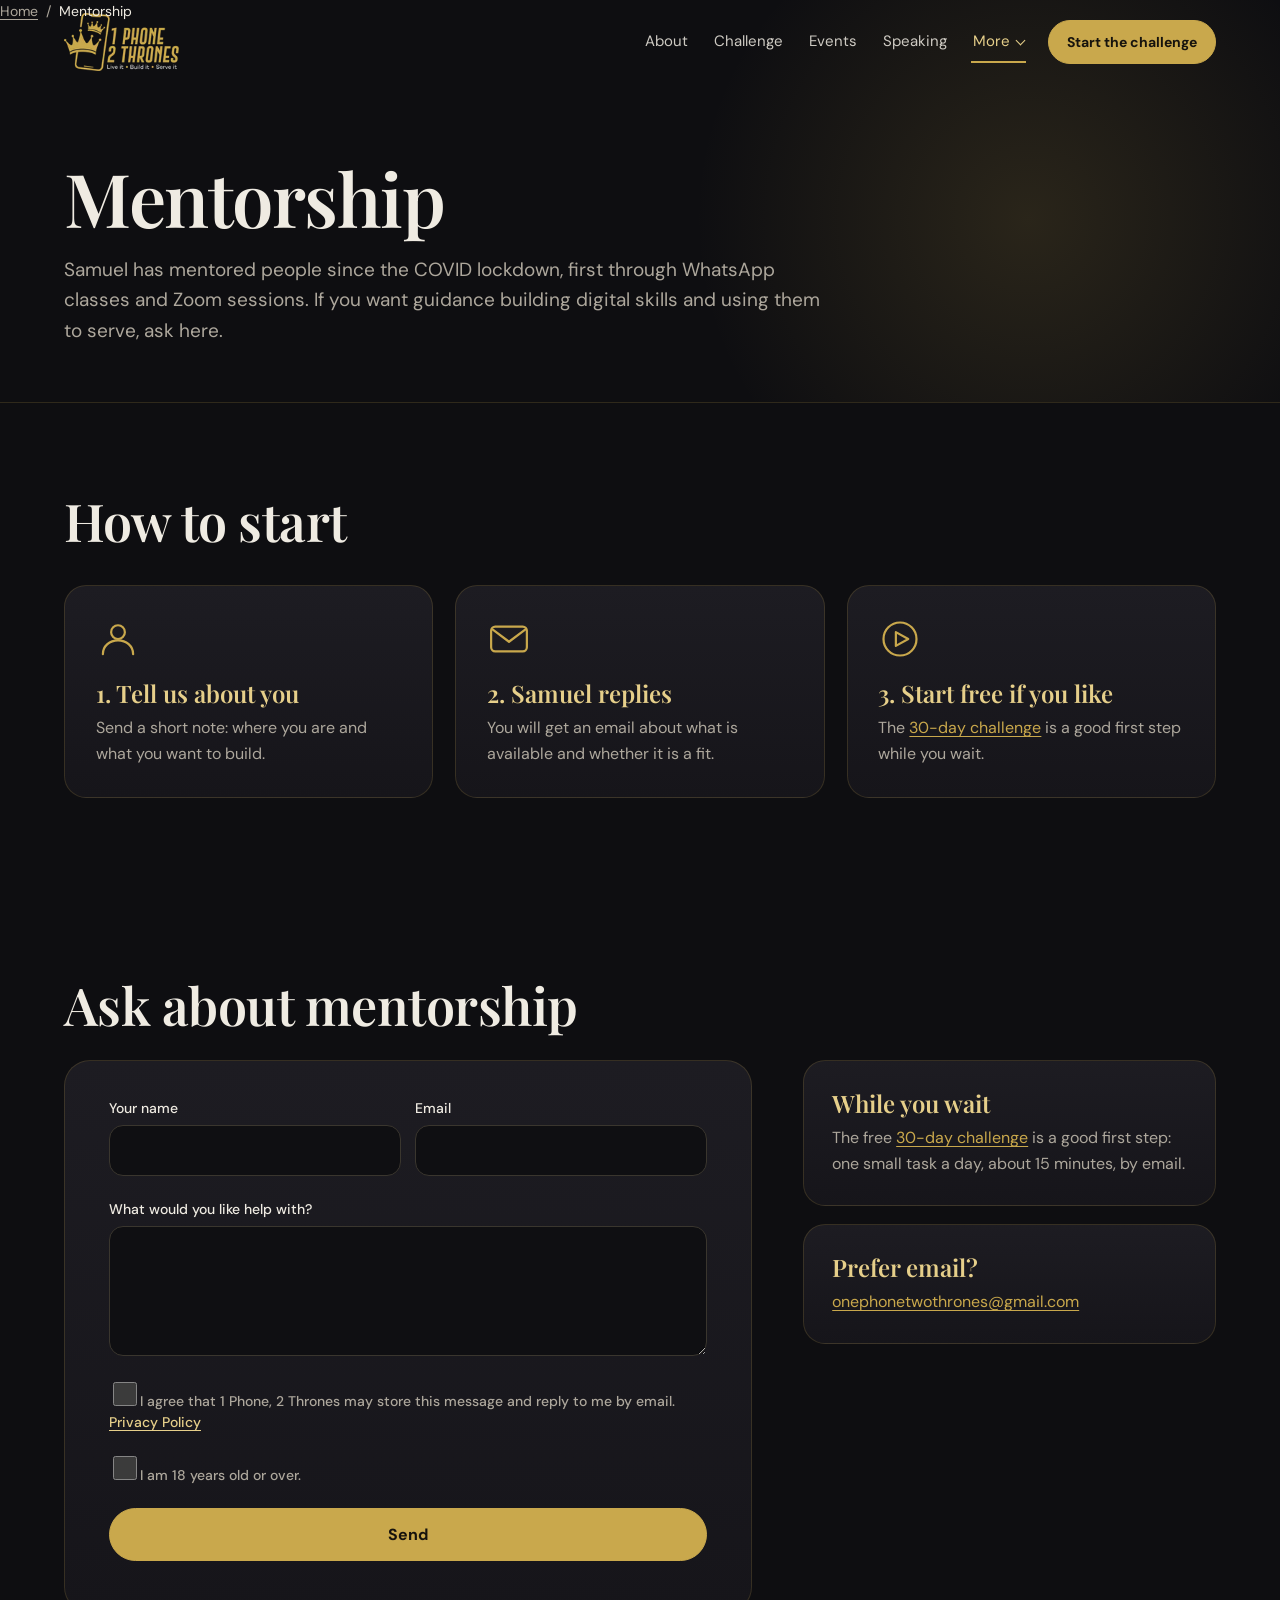
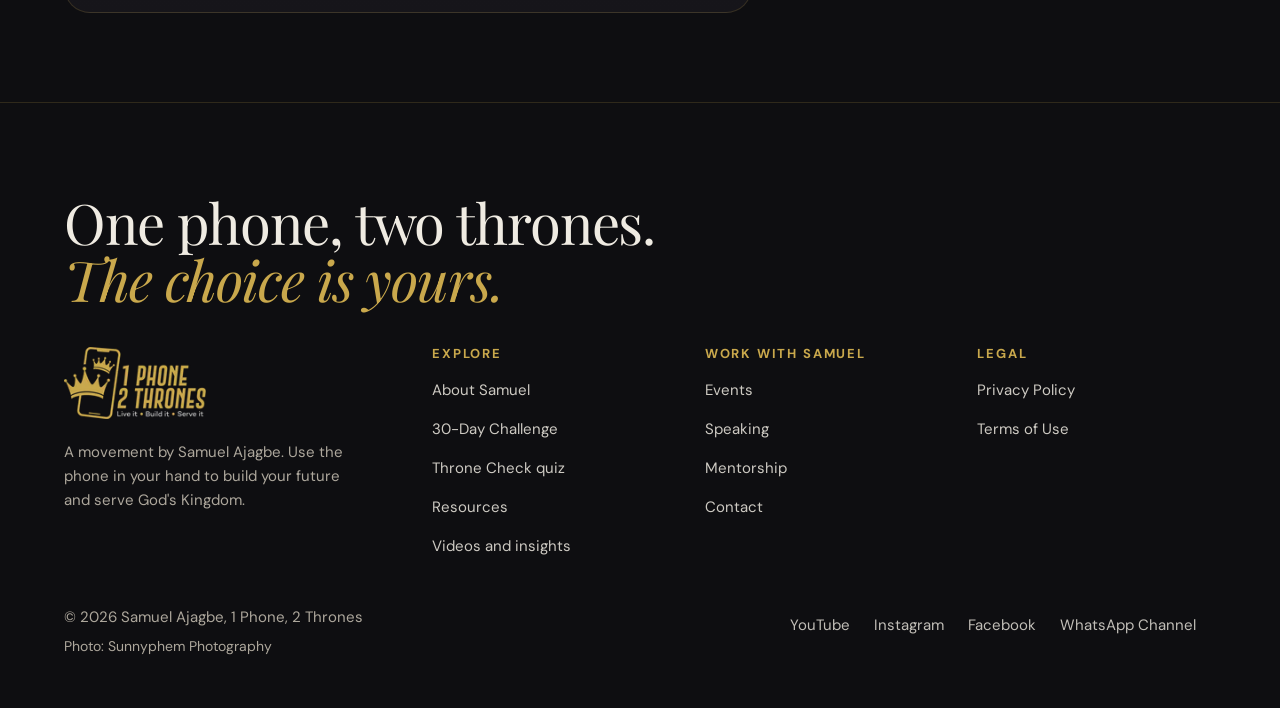
<file: mentorship.html>
<!DOCTYPE html>
<html lang="en">
<head>
  <meta charset="utf-8">
  <meta name="viewport" content="width=device-width, initial-scale=1">
  <title>Mentorship | 1 Phone, 2 Thrones</title>
  <meta name="description" content="Ask Samuel Ajagbe about mentorship in digital skills, personal branding and purposeful living. Send a short note and he will reply by email.">
  
  <link rel="canonical" href="https://1phone2thrones.vercel.app/mentorship">
  <meta property="og:type" content="website">
  <meta property="og:site_name" content="1 Phone, 2 Thrones">
  <meta property="og:title" content="Mentorship | 1 Phone, 2 Thrones">
  <meta property="og:description" content="Ask Samuel Ajagbe about mentorship in digital skills, personal branding and purposeful living. Send a short note and he will reply by email.">
  <meta property="og:url" content="https://1phone2thrones.vercel.app/mentorship">
  <meta property="og:image" content="https://1phone2thrones.vercel.app/assets/og-image.jpg">
  <meta property="og:image:width" content="1200">
  <meta property="og:image:height" content="630">
  <meta property="og:image:alt" content="1 Phone, 2 Thrones, a movement by Samuel Ajagbe">
  <meta name="twitter:card" content="summary_large_image">
  <meta name="twitter:title" content="Mentorship | 1 Phone, 2 Thrones">
  <meta name="twitter:description" content="Ask Samuel Ajagbe about mentorship in digital skills, personal branding and purposeful living. Send a short note and he will reply by email.">
  <meta name="twitter:image" content="https://1phone2thrones.vercel.app/assets/og-image.jpg">
  <meta name="theme-color" content="#0E0E11">
  <meta name="color-scheme" content="dark">
  <link rel="icon" type="image/png" href="/assets/favicon.png?v=b2120280">
  <link rel="apple-touch-icon" href="/assets/apple-touch-icon.png?v=63c16fe0">
  <link rel="preconnect" href="https://fonts.googleapis.com">
  <link rel="preconnect" href="https://fonts.gstatic.com" crossorigin>
  <link rel="stylesheet" href="https://fonts.googleapis.com/css2?family=Playfair+Display:ital,wght@0,500;0,600;0,700;1,500;1,600&family=DM+Sans:opsz,wght@9..40,400;9..40,500;9..40,700&display=swap" media="print" onload="this.media='all'">
  <noscript><link rel="stylesheet" href="https://fonts.googleapis.com/css2?family=Playfair+Display:ital,wght@0,500;0,600;0,700;1,500;1,600&family=DM+Sans:opsz,wght@9..40,400;9..40,500;9..40,700&display=swap"></noscript>
  <link rel="stylesheet" href="/assets/css/style.css">
  <script>document.documentElement.className += ' js';</script>
  <script type="application/ld+json">{"@context":"https://schema.org","@type":"BreadcrumbList","itemListElement":[{"@type":"ListItem","position":1,"name":"Home","item":"https://1phone2thrones.vercel.app/"},{"@type":"ListItem","position":2,"name":"Mentorship","item":"https://1phone2thrones.vercel.app/mentorship"}]}</script>
</head>
<body class="">
<a class="skip-link" href="#main">Skip to content</a>
<div class="bar" id="bar" aria-hidden="true"></div>
<nav id="nav" aria-label="Main">
  <div class="wrap">
    <a class="brand" href="/" aria-label="1 Phone, 2 Thrones, home"><img src="/assets/img/logo-320.webp?v=dd550d2a" srcset="/assets/img/logo-160.webp?v=008246b6 160w, /assets/img/logo-320.webp?v=dd550d2a 320w" sizes="(max-width: 1020px) 91px, 115px" width="115" height="58" alt="1 Phone, 2 Thrones"></a>
    <button class="menu-btn" id="menuBtn" type="button" aria-expanded="false" aria-controls="menu" aria-label="Open menu"><span></span></button>
    <div class="links" id="menu">
      <a href="/about">About</a>
      <a href="/challenge">Challenge</a>
      <a href="/events">Events</a>
      <a href="/speaking">Speaking</a>
      <details class="more has-current">
        <summary>More</summary>
        <div class="drop">
          <a href="/quiz">Throne Check</a>
          <a href="/resources">Resources</a>
          <a href="/videos">Videos</a>
          <a href="/mentorship" aria-current="page">Mentorship</a>
          <a href="/contact">Contact</a>
        </div>
      </details>
      <a class="btn solid" href="/challenge" data-keep-src>Start the challenge</a>
    </div>
  </div>
</nav>

<main id="main" tabindex="-1">
<div class="page-head"><div class="wrap">
  <nav class="crumbs" aria-label="Breadcrumb"><ol><li><a href="/">Home</a></li><li aria-current="page">Mentorship</li></ol></nav>
  <h1>Mentorship</h1>
  <p class="lead">Samuel has mentored people since the COVID lockdown, first through WhatsApp classes and Zoom sessions. If you want guidance building digital skills and using them to serve, ask here.</p>
</div></div>

<section aria-labelledby="how-title">
  <div class="wrap">
    <h2 id="how-title">How to start</h2>
    <div class="grid3">
      <div class="card"><svg class="ico" viewBox="0 0 32 32" aria-hidden="true"><circle cx="16" cy="11" r="5"/><path d="M5 27c0-6 5-10 11-10s11 4 11 10"/></svg><h3>1. Tell us about you</h3><p>Send a short note: where you are and what you want to build.</p></div>
      <div class="card"><svg class="ico" viewBox="0 0 32 32" aria-hidden="true"><rect x="3" y="7" width="26" height="18" rx="3"/><path d="M4 9l12 9 12-9"/></svg><h3>2. Samuel replies</h3><p>You will get an email about what is available and whether it is a fit.</p></div>
      <div class="card"><svg class="ico" viewBox="0 0 32 32" aria-hidden="true"><circle cx="16" cy="16" r="12"/><path d="M13 11l9 5-9 5z"/></svg><h3>3. Start free if you like</h3><p>The <a href="/challenge">30-day challenge</a> is a good first step while you wait.</p></div>
    </div>
      </div>
</section>

<section id="ask" aria-labelledby="ask-title">
  <div class="wrap">
    <h2 id="ask-title">Ask about mentorship</h2>
    <div class="two-col" style="margin-top:26px">
    <div class="form">
      <noscript><p class="msg err">This form needs JavaScript. Please turn it on, or email onephonetwothrones@gmail.com.</p></noscript>
<form data-action="contact" data-subject="Mentorship" novalidate>
        <div class="row2">
          <div class="field"><label for="m-name">Your name</label><input id="m-name" name="name" type="text" maxlength="80" autocomplete="name" required aria-describedby="err-name" data-msg="Enter your name."><p class="err" id="err-name"></p></div>
          <div class="field"><label for="m-email">Email</label><input id="m-email" name="email" type="email" autocomplete="email" inputmode="email" required aria-describedby="err-email" data-msg="Enter your email address."><p class="err" id="err-email"></p></div>
        </div>
        <div class="field"><label for="m-msg">What would you like help with?</label><textarea id="m-msg" name="message" maxlength="2000" minlength="10" required aria-describedby="err-message" data-msg="Write a short message."></textarea><p class="err" id="err-message"></p></div>
        <div class="hp" aria-hidden="true"><label>Leave this empty<input name="website" type="text" tabindex="-1" autocomplete="off"></label></div>
        <div class="field">
          <label class="consent"><input name="consent" type="checkbox" required aria-describedby="err-consent" data-msg="Tick the box so we can reply."><span>I agree that 1 Phone, 2 Thrones may store this message and reply to me by email. <a href="/privacy">Privacy Policy</a></span></label>
          <p class="err" id="err-consent"></p>
          <label class="consent"><input name="adult" type="checkbox" required aria-describedby="err-adult" data-msg="Please confirm that you are 18 or over."><span>I am 18 years old or over.</span></label>
          <p class="err" id="err-adult"></p>
        </div>
        <button class="btn solid" type="submit">Send</button>
        <p class="msg" role="status" aria-live="polite"></p>
      </form>
      <div class="form-done" aria-live="polite">
        <svg viewBox="0 0 80 80" aria-hidden="true"><circle cx="40" cy="40" r="37"/><path d="M25 41 L35 51 L56 30"/></svg>
        <h3 class="done-title">Message received</h3>
        <p class="done-text"></p>
        <p class="done-ref" hidden>Your reference: <span class="ref"></span></p>
      </div>
    </div>
    <aside class="aside" aria-label="While you wait">
      <div class="card"><h3>While you wait</h3><p>The free <a href="/challenge">30-day challenge</a> is a good first step: one small task a day, about 15 minutes, by email.</p></div>
      <div class="card"><h3>Prefer email?</h3><p><a href="mailto:onephonetwothrones@gmail.com?subject=Mentorship">onephonetwothrones@gmail.com</a></p></div>
    </aside>
    </div>
  </div>
</section>
</main>

<footer>
  <div class="wrap">
    <p class="motto">One phone, two thrones.<br><em>The choice is yours.</em></p>
    <div class="cols">
      <div class="f-about">
        <img src="/assets/img/logo-320.webp?v=dd550d2a" srcset="/assets/img/logo-160.webp?v=008246b6 160w, /assets/img/logo-320.webp?v=dd550d2a 320w" sizes="143px" width="143" height="72" alt="1 Phone, 2 Thrones" loading="lazy">
        <p>A movement by Samuel Ajagbe. Use the phone in your hand to build your future and serve God's Kingdom.</p>
      </div>
      <div>
        <h2>Explore</h2>
        <ul>
          <li><a href="/about">About Samuel</a></li>
          <li><a href="/challenge">30-Day Challenge</a></li>
          <li><a href="/quiz">Throne Check quiz</a></li>
          <li><a href="/resources">Resources</a></li>
          <li><a href="/videos">Videos and insights</a></li>
        </ul>
      </div>
      <div>
        <h2>Work with Samuel</h2>
        <ul>
          <li><a href="/events">Events</a></li>
          <li><a href="/speaking">Speaking</a></li>
          <li><a href="/mentorship">Mentorship</a></li>
          <li><a href="/contact">Contact</a></li>
        </ul>
      </div>
      <div>
        <h2>Legal</h2>
        <ul>
          <li><a href="/privacy">Privacy Policy</a></li>
          <li><a href="/terms">Terms of Use</a></li>
        </ul>
      </div>
    </div>
    <div class="row">
      <div>
        <p>&copy; <span data-year>2026</span> Samuel Ajagbe, 1 Phone, 2 Thrones</p>
        <p style="font-size:13px;margin-top:6px">Photo: Sunnyphem Photography</p>
      </div>
      <div class="social">
        <a href="https://www.youtube.com/@ajagbe_samuel" target="_blank" rel="noopener">YouTube<span class="sr-only"> (opens in a new tab)</span></a>
        <a href="https://www.instagram.com/ajagbesamuelolajide" target="_blank" rel="noopener">Instagram<span class="sr-only"> (opens in a new tab)</span></a>
        <a href="https://www.facebook.com/ajagbesamuelolajide" target="_blank" rel="noopener">Facebook<span class="sr-only"> (opens in a new tab)</span></a>
        <a href="https://whatsapp.com/channel/0029VbE4adbIXnlljjpR1I0Y" target="_blank" rel="noopener">WhatsApp Channel<span class="sr-only"> (opens in a new tab)</span></a>
      </div>
    </div>
  </div>
</footer>

<script defer src="/config.js"></script>
<script defer src="/assets/js/app.js"></script>

</body>
</html>
</file>
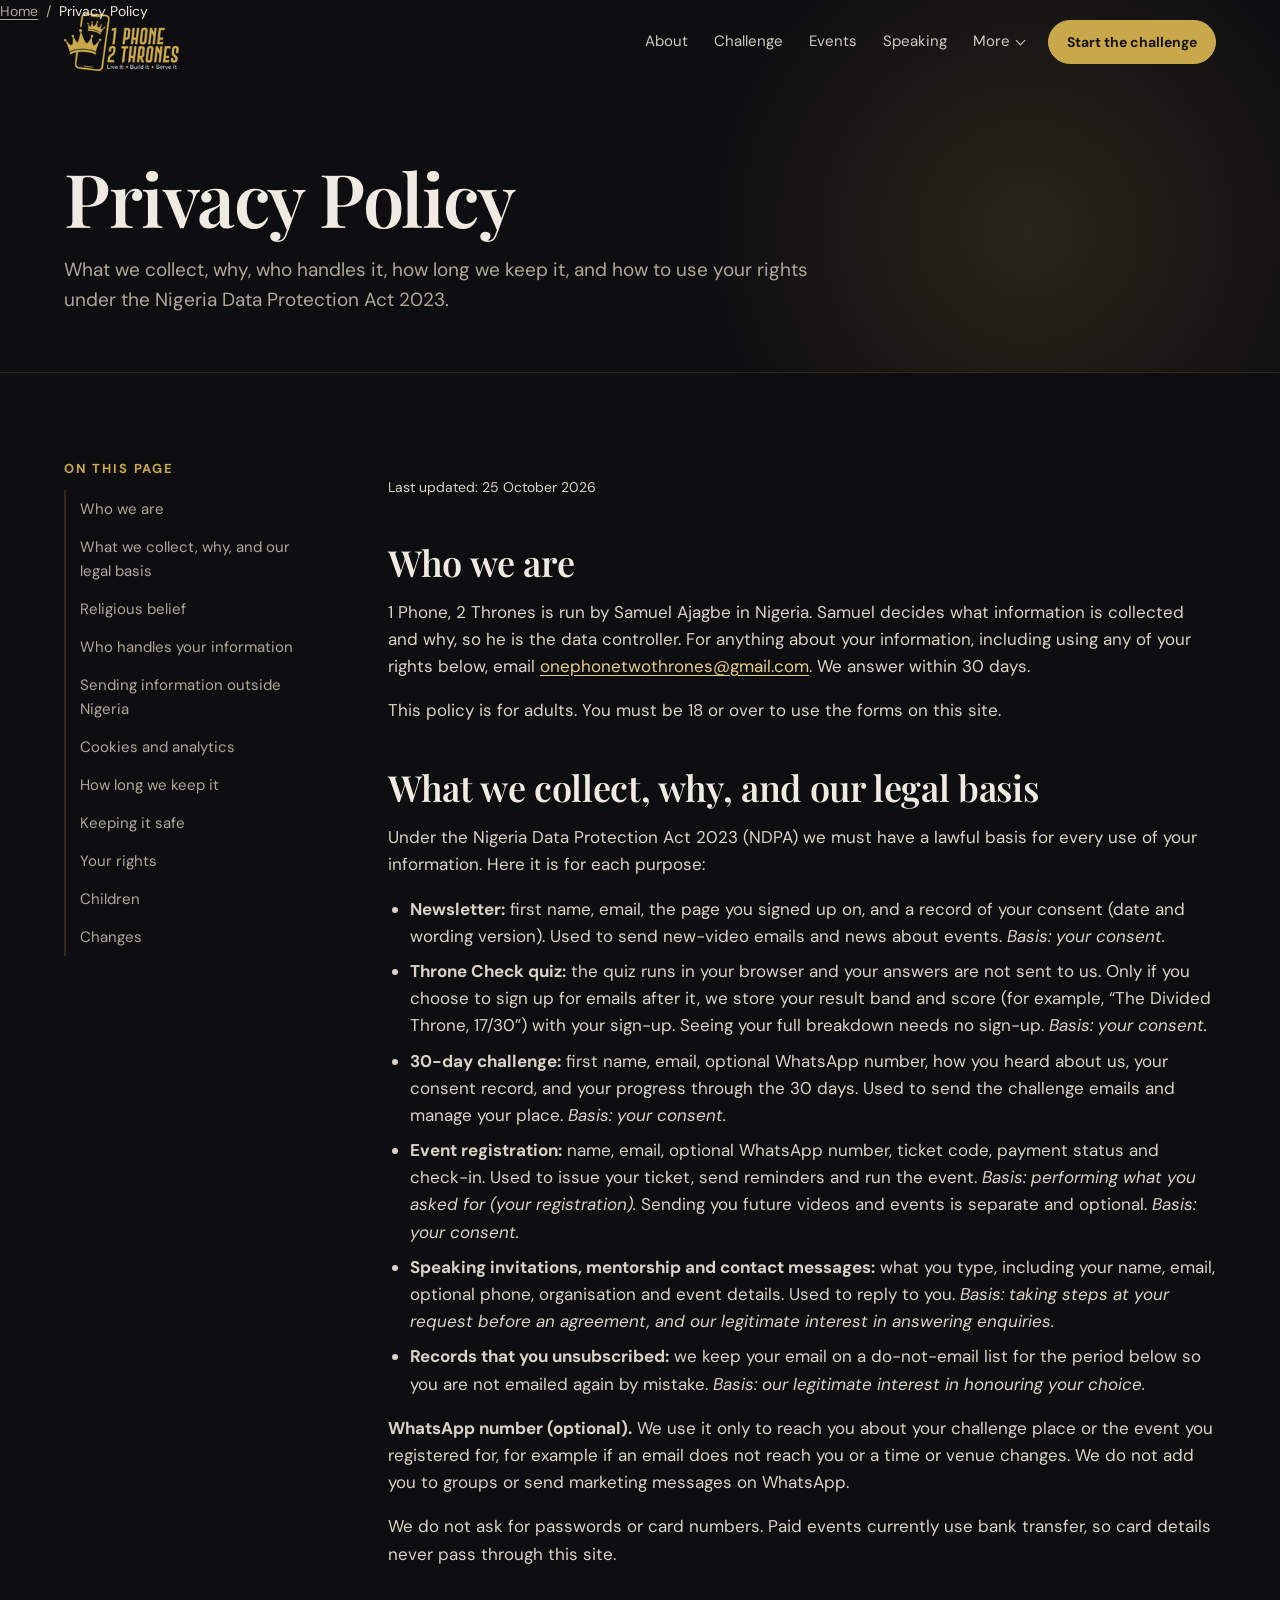
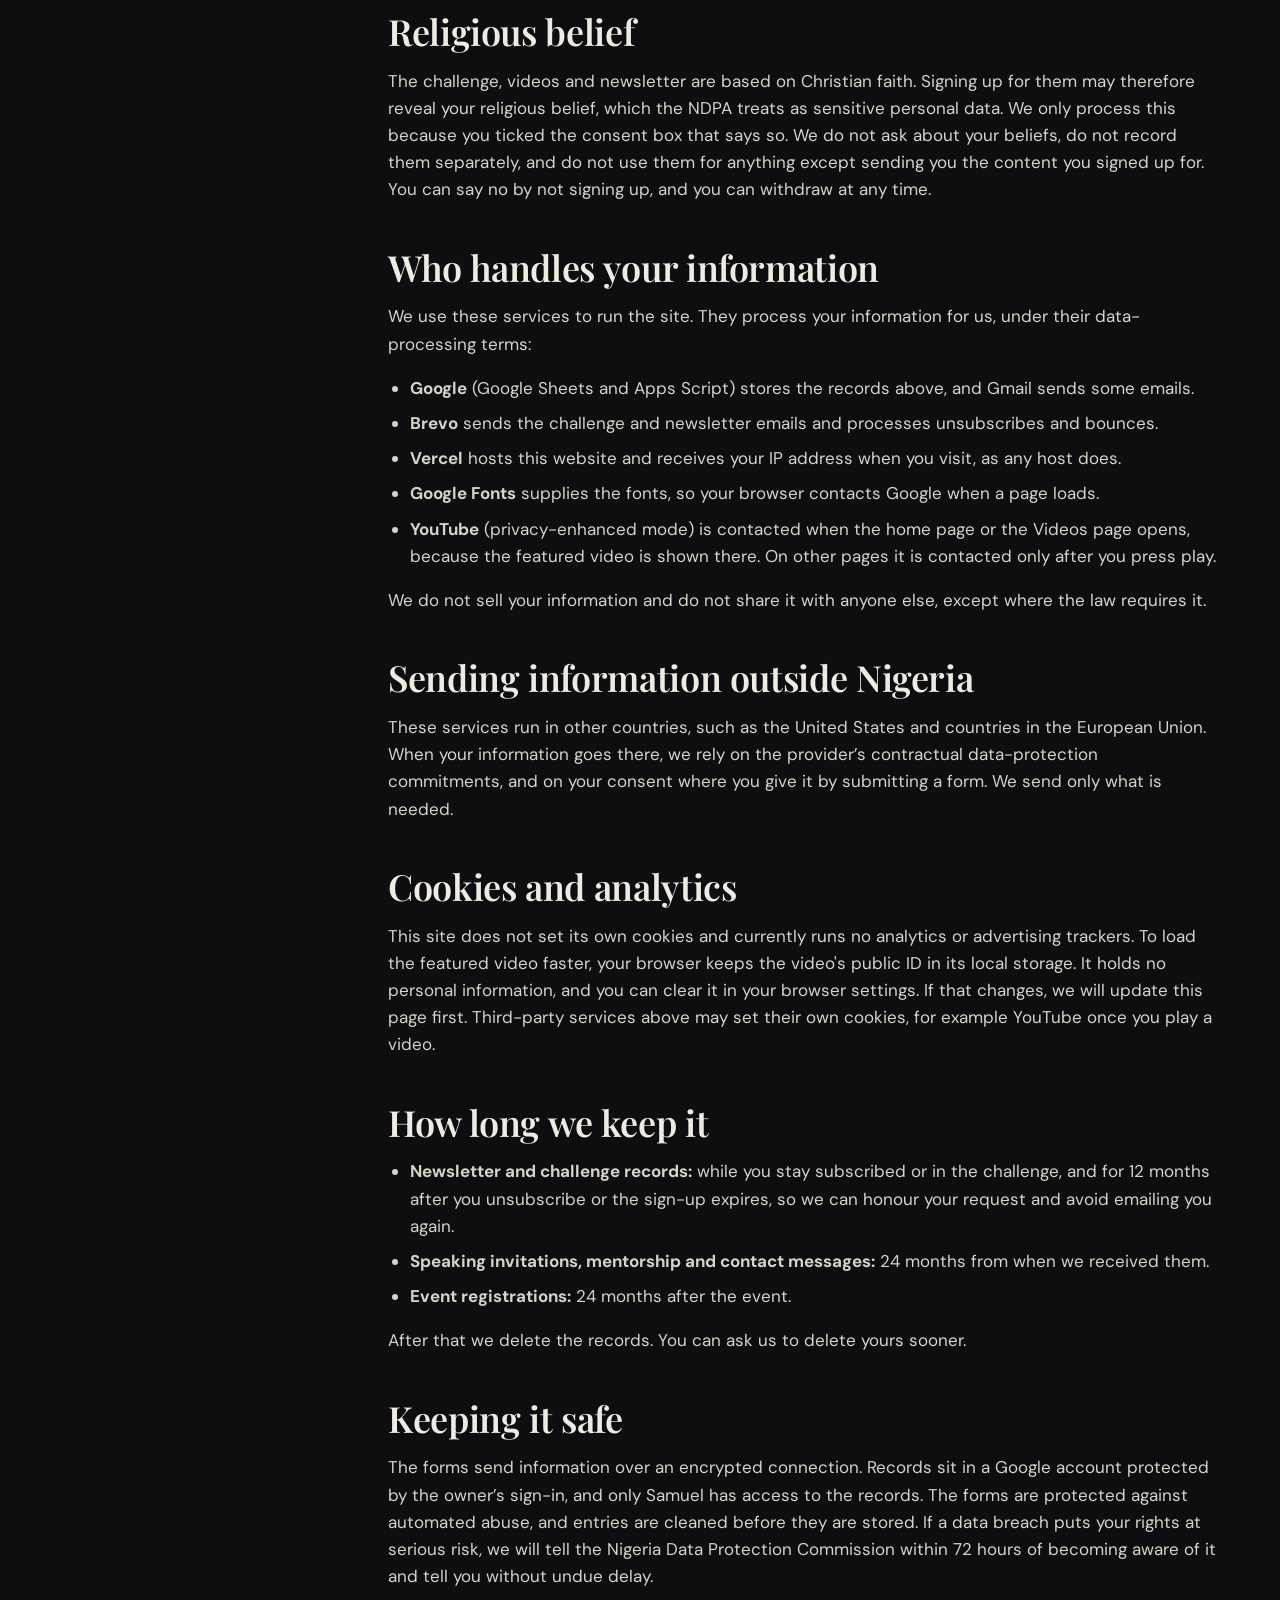
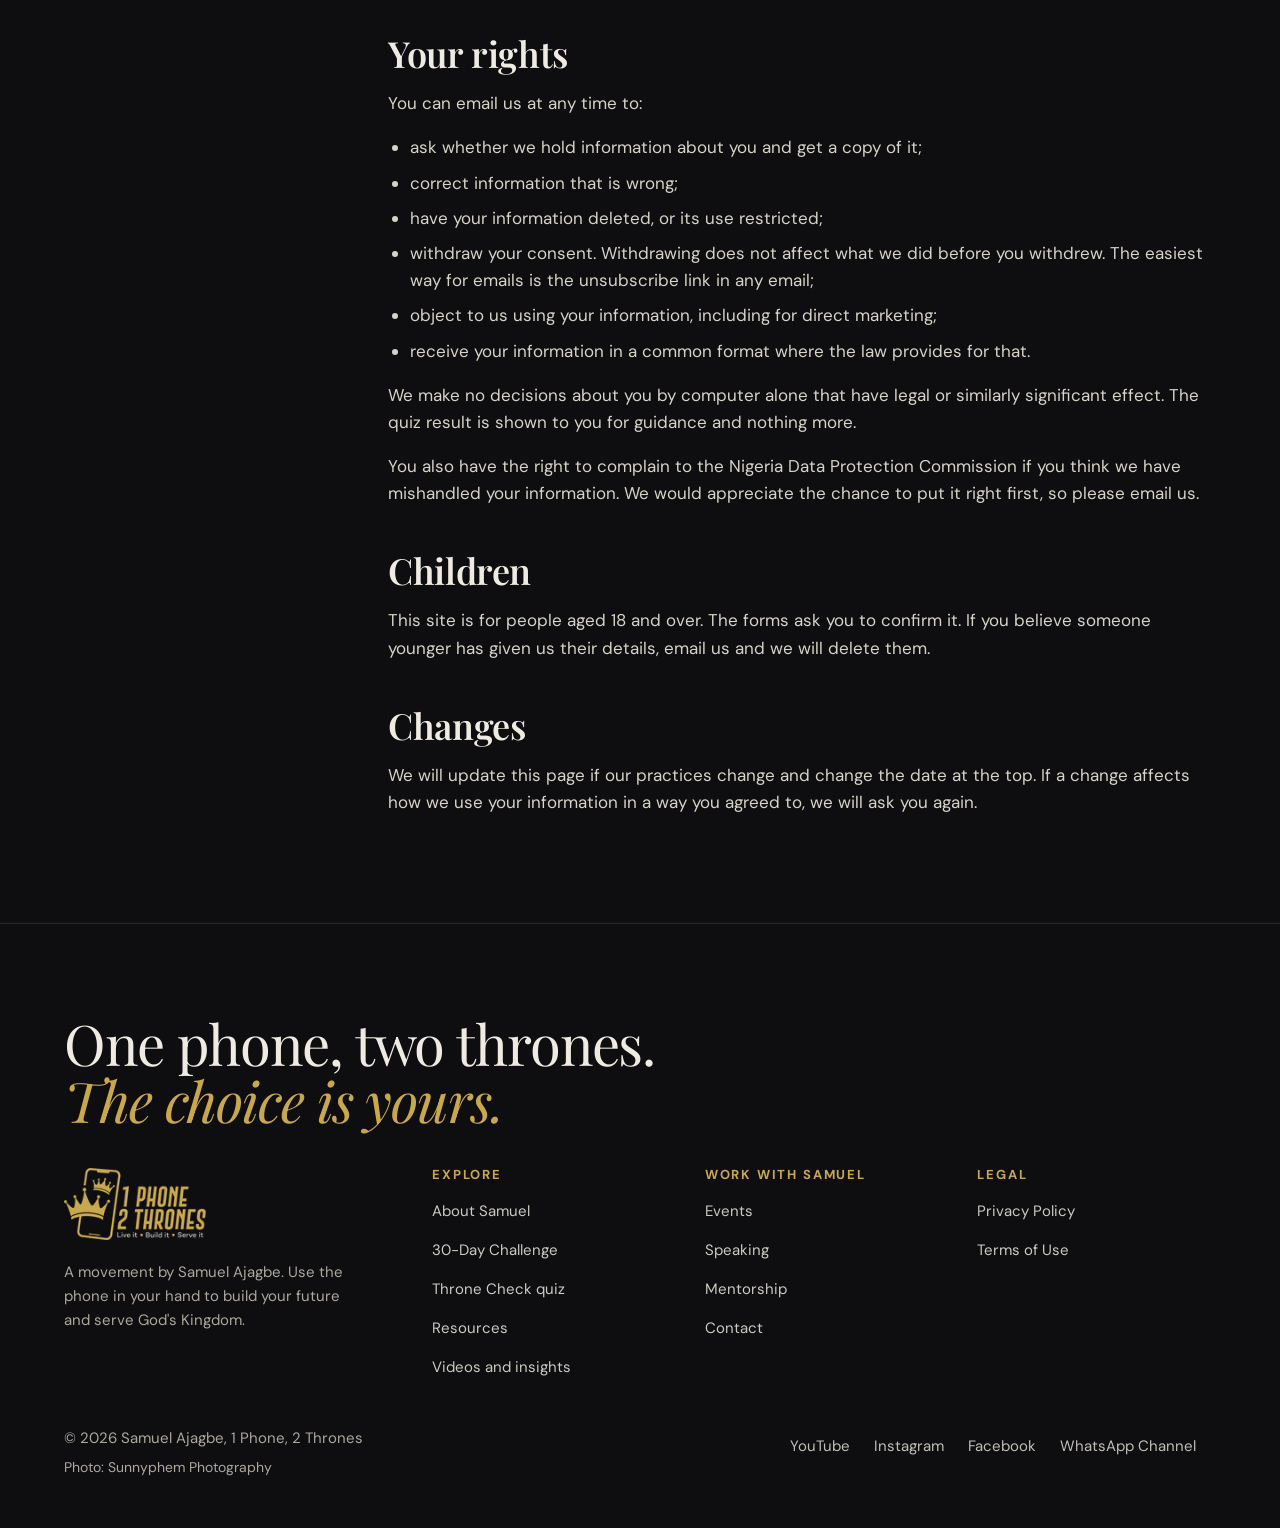
<file: privacy.html>
<!DOCTYPE html>
<html lang="en">
<head>
  <meta charset="utf-8">
  <meta name="viewport" content="width=device-width, initial-scale=1">
  <title>Privacy Policy | 1 Phone, 2 Thrones</title>
  <meta name="description" content="What personal information 1 Phone, 2 Thrones collects, why, who handles it, and how to ask us to change or delete it.">
  
  <link rel="canonical" href="https://1phone2thrones.vercel.app/privacy">
  <meta property="og:type" content="website">
  <meta property="og:site_name" content="1 Phone, 2 Thrones">
  <meta property="og:title" content="Privacy Policy | 1 Phone, 2 Thrones">
  <meta property="og:description" content="What personal information 1 Phone, 2 Thrones collects, why, who handles it, and how to ask us to change or delete it.">
  <meta property="og:url" content="https://1phone2thrones.vercel.app/privacy">
  <meta property="og:image" content="https://1phone2thrones.vercel.app/assets/og-image.jpg">
  <meta property="og:image:width" content="1200">
  <meta property="og:image:height" content="630">
  <meta property="og:image:alt" content="1 Phone, 2 Thrones, a movement by Samuel Ajagbe">
  <meta name="twitter:card" content="summary_large_image">
  <meta name="twitter:title" content="Privacy Policy | 1 Phone, 2 Thrones">
  <meta name="twitter:description" content="What personal information 1 Phone, 2 Thrones collects, why, who handles it, and how to ask us to change or delete it.">
  <meta name="twitter:image" content="https://1phone2thrones.vercel.app/assets/og-image.jpg">
  <meta name="theme-color" content="#0E0E11">
  <meta name="color-scheme" content="dark">
  <link rel="icon" type="image/png" href="/assets/favicon.png?v=b2120280">
  <link rel="apple-touch-icon" href="/assets/apple-touch-icon.png?v=63c16fe0">
  <link rel="preconnect" href="https://fonts.googleapis.com">
  <link rel="preconnect" href="https://fonts.gstatic.com" crossorigin>
  <link rel="stylesheet" href="https://fonts.googleapis.com/css2?family=Playfair+Display:ital,wght@0,500;0,600;0,700;1,500;1,600&family=DM+Sans:opsz,wght@9..40,400;9..40,500;9..40,700&display=swap" media="print" onload="this.media='all'">
  <noscript><link rel="stylesheet" href="https://fonts.googleapis.com/css2?family=Playfair+Display:ital,wght@0,500;0,600;0,700;1,500;1,600&family=DM+Sans:opsz,wght@9..40,400;9..40,500;9..40,700&display=swap"></noscript>
  <link rel="stylesheet" href="/assets/css/style.css">
  <script>document.documentElement.className += ' js';</script>
  <script type="application/ld+json">{"@context":"https://schema.org","@type":"BreadcrumbList","itemListElement":[{"@type":"ListItem","position":1,"name":"Home","item":"https://1phone2thrones.vercel.app/"},{"@type":"ListItem","position":2,"name":"Privacy Policy","item":"https://1phone2thrones.vercel.app/privacy"}]}</script>
</head>
<body class="">
<a class="skip-link" href="#main">Skip to content</a>
<div class="bar" id="bar" aria-hidden="true"></div>
<nav id="nav" aria-label="Main">
  <div class="wrap">
    <a class="brand" href="/" aria-label="1 Phone, 2 Thrones, home"><img src="/assets/img/logo-320.webp?v=dd550d2a" srcset="/assets/img/logo-160.webp?v=008246b6 160w, /assets/img/logo-320.webp?v=dd550d2a 320w" sizes="(max-width: 1020px) 91px, 115px" width="115" height="58" alt="1 Phone, 2 Thrones"></a>
    <button class="menu-btn" id="menuBtn" type="button" aria-expanded="false" aria-controls="menu" aria-label="Open menu"><span></span></button>
    <div class="links" id="menu">
      <a href="/about">About</a>
      <a href="/challenge">Challenge</a>
      <a href="/events">Events</a>
      <a href="/speaking">Speaking</a>
      <details class="more">
        <summary>More</summary>
        <div class="drop">
          <a href="/quiz">Throne Check</a>
          <a href="/resources">Resources</a>
          <a href="/videos">Videos</a>
          <a href="/mentorship">Mentorship</a>
          <a href="/contact">Contact</a>
        </div>
      </details>
      <a class="btn solid" href="/challenge" data-keep-src>Start the challenge</a>
    </div>
  </div>
</nav>

<main id="main" tabindex="-1">
<div class="page-head"><div class="wrap">
  <nav class="crumbs" aria-label="Breadcrumb"><ol><li><a href="/">Home</a></li><li aria-current="page">Privacy Policy</li></ol></nav>
  <h1>Privacy Policy</h1>
  <p class="lead">What we collect, why, who handles it, how long we keep it, and how to use your rights under the Nigeria Data Protection Act 2023.</p>
</div></div>

<section>
  <div class="wrap doc"><aside class="toc" aria-label="On this page"><h2>On this page</h2><a href="#who-we-are">Who we are</a><a href="#what-we-collect-why-and-our-legal-basis">What we collect, why, and our legal basis</a><a href="#religious-belief">Religious belief</a><a href="#who-handles-your-information">Who handles your information</a><a href="#sending-information-outside-nigeria">Sending information outside Nigeria</a><a href="#cookies-and-analytics">Cookies and analytics</a><a href="#how-long-we-keep-it">How long we keep it</a><a href="#keeping-it-safe">Keeping it safe</a><a href="#your-rights">Your rights</a><a href="#children">Children</a><a href="#changes">Changes</a></aside><div class="prose">
    <p class="updated">Last updated: 25 October 2026</p>

    <h2 id="who-we-are">Who we are</h2>
    <p>1 Phone, 2 Thrones is run by Samuel Ajagbe in Nigeria. Samuel decides what information is collected and why, so he is the data controller. For anything about your information, including using any of your rights below, email <a href="mailto:onephonetwothrones@gmail.com">onephonetwothrones@gmail.com</a>. We answer within 30 days.</p>
    <p>This policy is for adults. You must be 18 or over to use the forms on this site.</p>

    <h2 id="what-we-collect-why-and-our-legal-basis">What we collect, why, and our legal basis</h2>
    <p>Under the Nigeria Data Protection Act 2023 (NDPA) we must have a lawful basis for every use of your information. Here it is for each purpose:</p>
    <ul>
      <li><b>Newsletter:</b> first name, email, the page you signed up on, and a record of your consent (date and wording version). Used to send new-video emails and news about events. <i>Basis: your consent.</i></li>
      <li><b>Throne Check quiz:</b> the quiz runs in your browser and your answers are not sent to us. Only if you choose to sign up for emails after it, we store your result band and score (for example, &ldquo;The Divided Throne, 17/30&rdquo;) with your sign-up. Seeing your full breakdown needs no sign-up. <i>Basis: your consent.</i></li>
      <li><b>30-day challenge:</b> first name, email, optional WhatsApp number, how you heard about us, your consent record, and your progress through the 30 days. Used to send the challenge emails and manage your place. <i>Basis: your consent.</i></li>
      <li><b>Event registration:</b> name, email, optional WhatsApp number, ticket code, payment status and check-in. Used to issue your ticket, send reminders and run the event. <i>Basis: performing what you asked for (your registration).</i> Sending you future videos and events is separate and optional. <i>Basis: your consent.</i></li>
      <li><b>Speaking invitations, mentorship and contact messages:</b> what you type, including your name, email, optional phone, organisation and event details. Used to reply to you. <i>Basis: taking steps at your request before an agreement, and our legitimate interest in answering enquiries.</i></li>
      <li><b>Records that you unsubscribed:</b> we keep your email on a do-not-email list for the period below so you are not emailed again by mistake. <i>Basis: our legitimate interest in honouring your choice.</i></li>
    </ul>
    <p><b>WhatsApp number (optional).</b> We use it only to reach you about your challenge place or the event you registered for, for example if an email does not reach you or a time or venue changes. We do not add you to groups or send marketing messages on WhatsApp.</p>
    <p>We do not ask for passwords or card numbers. Paid events currently use bank transfer, so card details never pass through this site.</p>

    <h2 id="religious-belief">Religious belief</h2>
    <p>The challenge, videos and newsletter are based on Christian faith. Signing up for them may therefore reveal your religious belief, which the NDPA treats as sensitive personal data. We only process this because you ticked the consent box that says so. We do not ask about your beliefs, do not record them separately, and do not use them for anything except sending you the content you signed up for. You can say no by not signing up, and you can withdraw at any time.</p>

    <h2 id="who-handles-your-information">Who handles your information</h2>
    <p>We use these services to run the site. They process your information for us, under their data-processing terms:</p>
    <ul>
      <li><b>Google</b> (Google Sheets and Apps Script) stores the records above, and Gmail sends some emails.</li>
      <li><b>Brevo</b> sends the challenge and newsletter emails and processes unsubscribes and bounces.</li>
      <li><b>Vercel</b> hosts this website and receives your IP address when you visit, as any host does.</li>
      <li><b>Google Fonts</b> supplies the fonts, so your browser contacts Google when a page loads.</li>
      <li><b>YouTube</b> (privacy-enhanced mode) is contacted when the home page or the Videos page opens, because the featured video is shown there. On other pages it is contacted only after you press play.</li>
    </ul>
    <p>We do not sell your information and do not share it with anyone else, except where the law requires it.</p>

    <h2 id="sending-information-outside-nigeria">Sending information outside Nigeria</h2>
    <p>These services run in other countries, such as the United States and countries in the European Union. When your information goes there, we rely on the provider&rsquo;s contractual data-protection commitments, and on your consent where you give it by submitting a form. We send only what is needed.</p>

    <h2 id="cookies-and-analytics">Cookies and analytics</h2>
    <p>This site does not set its own cookies and currently runs no analytics or advertising trackers. To load the featured video faster, your browser keeps the video's public ID in its local storage. It holds no personal information, and you can clear it in your browser settings. If that changes, we will update this page first. Third-party services above may set their own cookies, for example YouTube once you play a video.</p>

    <h2 id="how-long-we-keep-it">How long we keep it</h2>
    <ul>
      <li><b>Newsletter and challenge records:</b> while you stay subscribed or in the challenge, and for 12 months after you unsubscribe or the sign-up expires, so we can honour your request and avoid emailing you again.</li>
      <li><b>Speaking invitations, mentorship and contact messages:</b> 24 months from when we received them.</li>
      <li><b>Event registrations:</b> 24 months after the event.</li>
    </ul>
    <p>After that we delete the records. You can ask us to delete yours sooner.</p>

    <h2 id="keeping-it-safe">Keeping it safe</h2>
    <p>The forms send information over an encrypted connection. Records sit in a Google account protected by the owner&rsquo;s sign-in, and only Samuel has access to the records. The forms are protected against automated abuse, and entries are cleaned before they are stored. If a data breach puts your rights at serious risk, we will tell the Nigeria Data Protection Commission within 72 hours of becoming aware of it and tell you without undue delay.</p>

    <h2 id="your-rights">Your rights</h2>
    <p>You can email us at any time to:</p>
    <ul>
      <li>ask whether we hold information about you and get a copy of it;</li>
      <li>correct information that is wrong;</li>
      <li>have your information deleted, or its use restricted;</li>
      <li>withdraw your consent. Withdrawing does not affect what we did before you withdrew. The easiest way for emails is the unsubscribe link in any email;</li>
      <li>object to us using your information, including for direct marketing;</li>
      <li>receive your information in a common format where the law provides for that.</li>
    </ul>
    <p>We make no decisions about you by computer alone that have legal or similarly significant effect. The quiz result is shown to you for guidance and nothing more.</p>
    <p>You also have the right to complain to the Nigeria Data Protection Commission if you think we have mishandled your information. We would appreciate the chance to put it right first, so please email us.</p>

    <h2 id="children">Children</h2>
    <p>This site is for people aged 18 and over. The forms ask you to confirm it. If you believe someone younger has given us their details, email us and we will delete them.</p>

    <h2 id="changes">Changes</h2>
    <p>We will update this page if our practices change and change the date at the top. If a change affects how we use your information in a way you agreed to, we will ask you again.</p>
  </div></div>
</section>
</main>

<footer>
  <div class="wrap">
    <p class="motto">One phone, two thrones.<br><em>The choice is yours.</em></p>
    <div class="cols">
      <div class="f-about">
        <img src="/assets/img/logo-320.webp?v=dd550d2a" srcset="/assets/img/logo-160.webp?v=008246b6 160w, /assets/img/logo-320.webp?v=dd550d2a 320w" sizes="143px" width="143" height="72" alt="1 Phone, 2 Thrones" loading="lazy">
        <p>A movement by Samuel Ajagbe. Use the phone in your hand to build your future and serve God's Kingdom.</p>
      </div>
      <div>
        <h2>Explore</h2>
        <ul>
          <li><a href="/about">About Samuel</a></li>
          <li><a href="/challenge">30-Day Challenge</a></li>
          <li><a href="/quiz">Throne Check quiz</a></li>
          <li><a href="/resources">Resources</a></li>
          <li><a href="/videos">Videos and insights</a></li>
        </ul>
      </div>
      <div>
        <h2>Work with Samuel</h2>
        <ul>
          <li><a href="/events">Events</a></li>
          <li><a href="/speaking">Speaking</a></li>
          <li><a href="/mentorship">Mentorship</a></li>
          <li><a href="/contact">Contact</a></li>
        </ul>
      </div>
      <div>
        <h2>Legal</h2>
        <ul>
          <li><a href="/privacy">Privacy Policy</a></li>
          <li><a href="/terms">Terms of Use</a></li>
        </ul>
      </div>
    </div>
    <div class="row">
      <div>
        <p>&copy; <span data-year>2026</span> Samuel Ajagbe, 1 Phone, 2 Thrones</p>
        <p style="font-size:13px;margin-top:6px">Photo: Sunnyphem Photography</p>
      </div>
      <div class="social">
        <a href="https://www.youtube.com/@ajagbe_samuel" target="_blank" rel="noopener">YouTube<span class="sr-only"> (opens in a new tab)</span></a>
        <a href="https://www.instagram.com/ajagbesamuelolajide" target="_blank" rel="noopener">Instagram<span class="sr-only"> (opens in a new tab)</span></a>
        <a href="https://www.facebook.com/ajagbesamuelolajide" target="_blank" rel="noopener">Facebook<span class="sr-only"> (opens in a new tab)</span></a>
        <a href="https://whatsapp.com/channel/0029VbE4adbIXnlljjpR1I0Y" target="_blank" rel="noopener">WhatsApp Channel<span class="sr-only"> (opens in a new tab)</span></a>
      </div>
    </div>
  </div>
</footer>

<script defer src="/config.js"></script>
<script defer src="/assets/js/app.js"></script>

</body>
</html>
</file>
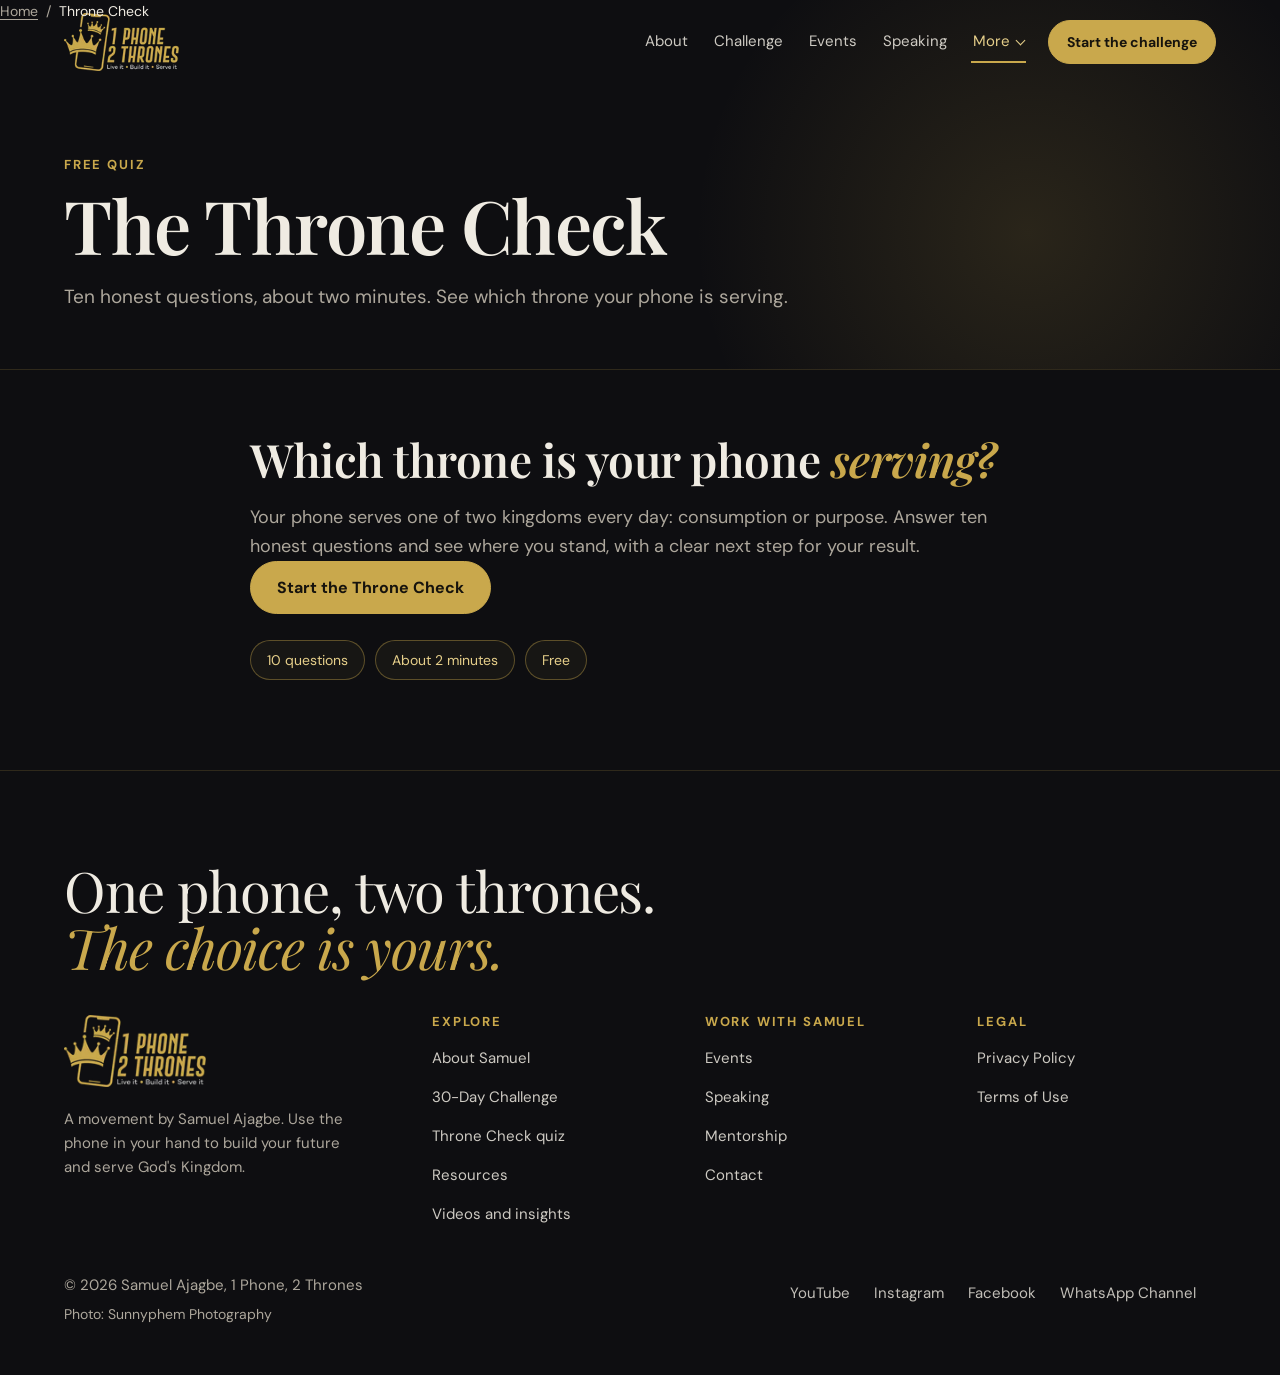
<file: quiz.html>
<!DOCTYPE html>
<html lang="en">
<head>
  <meta charset="utf-8">
  <meta name="viewport" content="width=device-width, initial-scale=1">
  <title>The Throne Check | 1 Phone, 2 Thrones</title>
  <meta name="description" content="Ten quick questions. Find out which throne your phone is serving, and get a plan to use it on purpose.">
  
  <link rel="canonical" href="https://1phone2thrones.vercel.app/quiz">
  <meta property="og:type" content="website">
  <meta property="og:site_name" content="1 Phone, 2 Thrones">
  <meta property="og:title" content="The Throne Check | 1 Phone, 2 Thrones">
  <meta property="og:description" content="Ten quick questions. Find out which throne your phone is serving, and get a plan to use it on purpose.">
  <meta property="og:url" content="https://1phone2thrones.vercel.app/quiz">
  <meta property="og:image" content="https://1phone2thrones.vercel.app/assets/og-quiz.jpg">
  <meta property="og:image:width" content="1200">
  <meta property="og:image:height" content="630">
  <meta property="og:image:alt" content="The Throne Check: which throne is your phone serving? Ten questions, two minutes.">
  <meta name="twitter:card" content="summary_large_image">
  <meta name="twitter:title" content="The Throne Check | 1 Phone, 2 Thrones">
  <meta name="twitter:description" content="Ten quick questions. Find out which throne your phone is serving, and get a plan to use it on purpose.">
  <meta name="twitter:image" content="https://1phone2thrones.vercel.app/assets/og-quiz.jpg">
  <meta name="theme-color" content="#0E0E11">
  <meta name="color-scheme" content="dark">
  <link rel="icon" type="image/png" href="/assets/favicon.png?v=b2120280">
  <link rel="apple-touch-icon" href="/assets/apple-touch-icon.png?v=63c16fe0">
  <link rel="preconnect" href="https://fonts.googleapis.com">
  <link rel="preconnect" href="https://fonts.gstatic.com" crossorigin>
  <link rel="stylesheet" href="https://fonts.googleapis.com/css2?family=Playfair+Display:ital,wght@0,500;0,600;0,700;1,500;1,600&family=DM+Sans:opsz,wght@9..40,400;9..40,500;9..40,700&display=swap" media="print" onload="this.media='all'">
  <noscript><link rel="stylesheet" href="https://fonts.googleapis.com/css2?family=Playfair+Display:ital,wght@0,500;0,600;0,700;1,500;1,600&family=DM+Sans:opsz,wght@9..40,400;9..40,500;9..40,700&display=swap"></noscript>
  <link rel="stylesheet" href="/assets/css/style.css">
  <script>document.documentElement.className += ' js';</script>
  <script type="application/ld+json">{"@context":"https://schema.org","@type":"BreadcrumbList","itemListElement":[{"@type":"ListItem","position":1,"name":"Home","item":"https://1phone2thrones.vercel.app/"},{"@type":"ListItem","position":2,"name":"Throne Check","item":"https://1phone2thrones.vercel.app/quiz"}]}</script>
</head>
<body class="">
<a class="skip-link" href="#main">Skip to content</a>
<div class="bar" id="bar" aria-hidden="true"></div>
<nav id="nav" aria-label="Main">
  <div class="wrap">
    <a class="brand" href="/" aria-label="1 Phone, 2 Thrones, home"><img src="/assets/img/logo-320.webp?v=dd550d2a" srcset="/assets/img/logo-160.webp?v=008246b6 160w, /assets/img/logo-320.webp?v=dd550d2a 320w" sizes="(max-width: 1020px) 91px, 115px" width="115" height="58" alt="1 Phone, 2 Thrones"></a>
    <button class="menu-btn" id="menuBtn" type="button" aria-expanded="false" aria-controls="menu" aria-label="Open menu"><span></span></button>
    <div class="links" id="menu">
      <a href="/about">About</a>
      <a href="/challenge">Challenge</a>
      <a href="/events">Events</a>
      <a href="/speaking">Speaking</a>
      <details class="more has-current">
        <summary>More</summary>
        <div class="drop">
          <a href="/quiz" aria-current="page">Throne Check</a>
          <a href="/resources">Resources</a>
          <a href="/videos">Videos</a>
          <a href="/mentorship">Mentorship</a>
          <a href="/contact">Contact</a>
        </div>
      </details>
      <a class="btn solid" href="/challenge" data-keep-src>Start the challenge</a>
    </div>
  </div>
</nav>

<main id="main" tabindex="-1">
<div class="page-head"><div class="wrap">
  <nav class="crumbs" aria-label="Breadcrumb"><ol><li><a href="/">Home</a></li><li aria-current="page">Throne Check</li></ol></nav>
  <p class="eyebrow">Free quiz</p>
  <h1>The Throne Check</h1>
  <p class="lead">Ten honest questions, about two minutes. See which throne your phone is serving.</p>
</div></div>

<section class="qz-section" aria-label="The Throne Check quiz">
  <div class="wrap">
    <div class="qz" id="qz">
      <noscript><p class="msg err">The Throne Check needs JavaScript. Please turn it on to take the quiz.</p></noscript>

      <div class="qz-screen on" id="sIntro">
        <h2>Which throne is your phone <em>serving?</em></h2>
        <p class="lead">Your phone serves one of two kingdoms every day: consumption or purpose. Answer ten honest questions and see where you stand, with a clear next step for your result.</p>
        <button class="btn solid" id="start" type="button">Start the Throne Check</button>
        <ul class="chips" aria-label="About the quiz"><li>10 questions</li><li>About 2 minutes</li><li>Free</li></ul>
      </div>

      <div class="qz-screen" id="sQuiz" aria-live="polite">
        <div class="qz-progress"><span id="count">1 of 10</span><div class="qz-track" id="progress" role="progressbar" aria-label="Quiz progress" aria-valuemin="1" aria-valuemax="10" aria-valuenow="1"><div class="qz-fill" id="fill"></div></div></div>
        <h2 id="qText"></h2>
        <div class="qz-opts" id="opts" role="radiogroup" aria-labelledby="qText"></div>
        <div class="qz-nav"><button class="qz-link" id="prev" type="button">Previous question</button></div>
        <p class="qz-hint">Tip: press A, B, C or D on a keyboard to answer.</p>
      </div>

      <div class="qz-screen" id="sResult">
        <span class="pill">Your result</span>
        <h2 class="qz-result" id="rTitle"></h2>
        <p class="lead" id="rSummary"></p>
        <div class="qz-meter" aria-hidden="true">
          <div class="qz-bar"><div class="qz-marker" id="marker"></div></div>
          <div class="qz-zones"><span data-z="0">Consumption</span><span data-z="1">Divided</span><span data-z="2">Purpose</span></div>
        </div>
        <p class="qz-score">Your score: <b id="rScore"></b> out of 30</p>

        <div class="card" id="full" >
          <h3 id="fullTitle">Your 10 areas</h3>
          <p class="lead" style="font-size:15px;margin:0" id="checkNote" role="status" aria-live="polite" tabindex="-1"></p>
          <div class="qz-areas" id="areas"></div>
          <h3 style="margin-top:28px">Start with these three</h3>
          <ul class="qz-tips" id="tips"></ul>
          <div class="btns">
            <a class="btn solid" href="/challenge?src=Throne%20Check">Start the free 30-day challenge</a>
            <a class="btn ghost" href="https://www.youtube.com/@ajagbe_samuel" target="_blank" rel="noopener">Watch the lessons<span class="sr-only"> (opens in a new tab)</span></a>
          </div>
        </div>

        <div class="card" id="gate">
          <h3>Get each new video by email</h3>
          <p class="lead" style="font-size:16px;margin-bottom:20px">Optional. Your breakdown above is yours either way. If you would like each new video and lesson in your inbox, add your details and we will also keep your result with your sign-up.</p>
          <form id="gf" class="form-plain" novalidate>
            <div class="row2">
              <div class="field"><label for="fn">First name</label><input id="fn" type="text" maxlength="60" autocomplete="given-name" required aria-describedby="err-fn"><p class="err" id="err-fn"></p></div>
              <div class="field"><label for="em">Email</label><input id="em" type="email" autocomplete="email" inputmode="email" required aria-describedby="err-em"><p class="err" id="err-em"></p></div>
            </div>
            <div class="hp" aria-hidden="true"><label>Leave this empty<input id="website" type="text" tabindex="-1" autocomplete="off"></label></div>
            <div class="field">
              <label class="consent"><input id="cs" type="checkbox" required aria-describedby="err-cs"><span>I agree to receive emails about new videos and events from 1 Phone, 2 Thrones. The content is based on Christian faith, so signing up may reveal my religious belief, and I agree to that. I can withdraw consent at any time by unsubscribing. <a href="/privacy">Privacy Policy</a></span></label>
              <p class="err" id="err-cs"></p>
            </div>
            <div class="field">
              <label class="consent"><input id="ad" type="checkbox" required aria-describedby="err-ad"><span>I am 18 years old or over.</span></label>
              <p class="err" id="err-ad"></p>
            </div>
            <button class="btn solid" id="gb" type="submit">Send me new videos</button>
            <p class="msg" id="gm" role="status" aria-live="polite"></p>
          </form>
        </div>

        <div class="qz-share">
          <p>Ask a friend which throne their phone is serving.</p>
          <div class="btns">
            <a class="btn ghost" id="shareWa" target="_blank" rel="noopener">Share on WhatsApp<span class="sr-only"> (opens in a new tab)</span></a>
            <button class="btn ghost" id="shareCopy" type="button">Copy link</button>
            <button class="btn ghost" id="retake" type="button">Take it again</button>
          </div>
        </div>
      </div>
    </div>
  </div>
</section>
</main>

<footer>
  <div class="wrap">
    <p class="motto">One phone, two thrones.<br><em>The choice is yours.</em></p>
    <div class="cols">
      <div class="f-about">
        <img src="/assets/img/logo-320.webp?v=dd550d2a" srcset="/assets/img/logo-160.webp?v=008246b6 160w, /assets/img/logo-320.webp?v=dd550d2a 320w" sizes="143px" width="143" height="72" alt="1 Phone, 2 Thrones" loading="lazy">
        <p>A movement by Samuel Ajagbe. Use the phone in your hand to build your future and serve God's Kingdom.</p>
      </div>
      <div>
        <h2>Explore</h2>
        <ul>
          <li><a href="/about">About Samuel</a></li>
          <li><a href="/challenge">30-Day Challenge</a></li>
          <li><a href="/quiz">Throne Check quiz</a></li>
          <li><a href="/resources">Resources</a></li>
          <li><a href="/videos">Videos and insights</a></li>
        </ul>
      </div>
      <div>
        <h2>Work with Samuel</h2>
        <ul>
          <li><a href="/events">Events</a></li>
          <li><a href="/speaking">Speaking</a></li>
          <li><a href="/mentorship">Mentorship</a></li>
          <li><a href="/contact">Contact</a></li>
        </ul>
      </div>
      <div>
        <h2>Legal</h2>
        <ul>
          <li><a href="/privacy">Privacy Policy</a></li>
          <li><a href="/terms">Terms of Use</a></li>
        </ul>
      </div>
    </div>
    <div class="row">
      <div>
        <p>&copy; <span data-year>2026</span> Samuel Ajagbe, 1 Phone, 2 Thrones</p>
        <p style="font-size:13px;margin-top:6px">Photo: Sunnyphem Photography</p>
      </div>
      <div class="social">
        <a href="https://www.youtube.com/@ajagbe_samuel" target="_blank" rel="noopener">YouTube<span class="sr-only"> (opens in a new tab)</span></a>
        <a href="https://www.instagram.com/ajagbesamuelolajide" target="_blank" rel="noopener">Instagram<span class="sr-only"> (opens in a new tab)</span></a>
        <a href="https://www.facebook.com/ajagbesamuelolajide" target="_blank" rel="noopener">Facebook<span class="sr-only"> (opens in a new tab)</span></a>
        <a href="https://whatsapp.com/channel/0029VbE4adbIXnlljjpR1I0Y" target="_blank" rel="noopener">WhatsApp Channel<span class="sr-only"> (opens in a new tab)</span></a>
      </div>
    </div>
  </div>
</footer>

<script defer src="/config.js"></script>
<script defer src="/assets/js/app.js"></script>
<script defer src="/assets/js/quiz.js"></script>
</body>
</html>
</file>
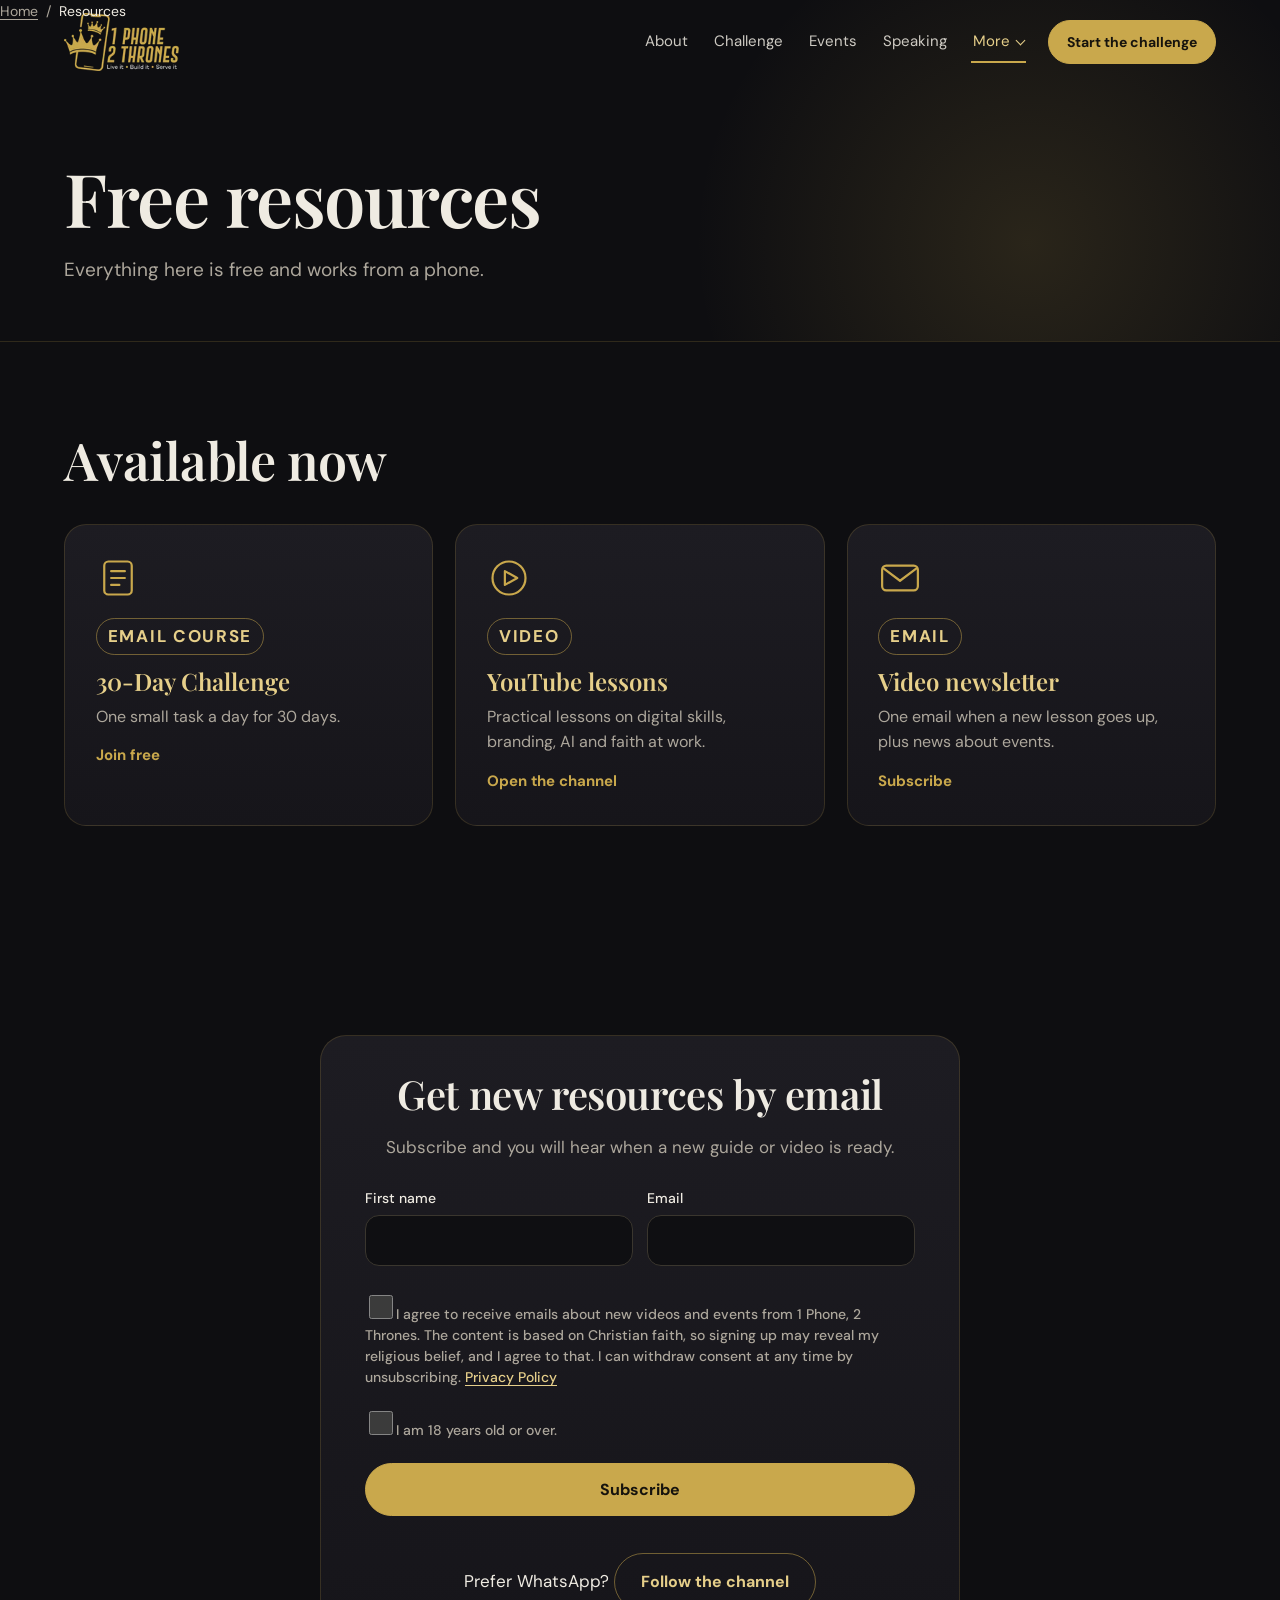
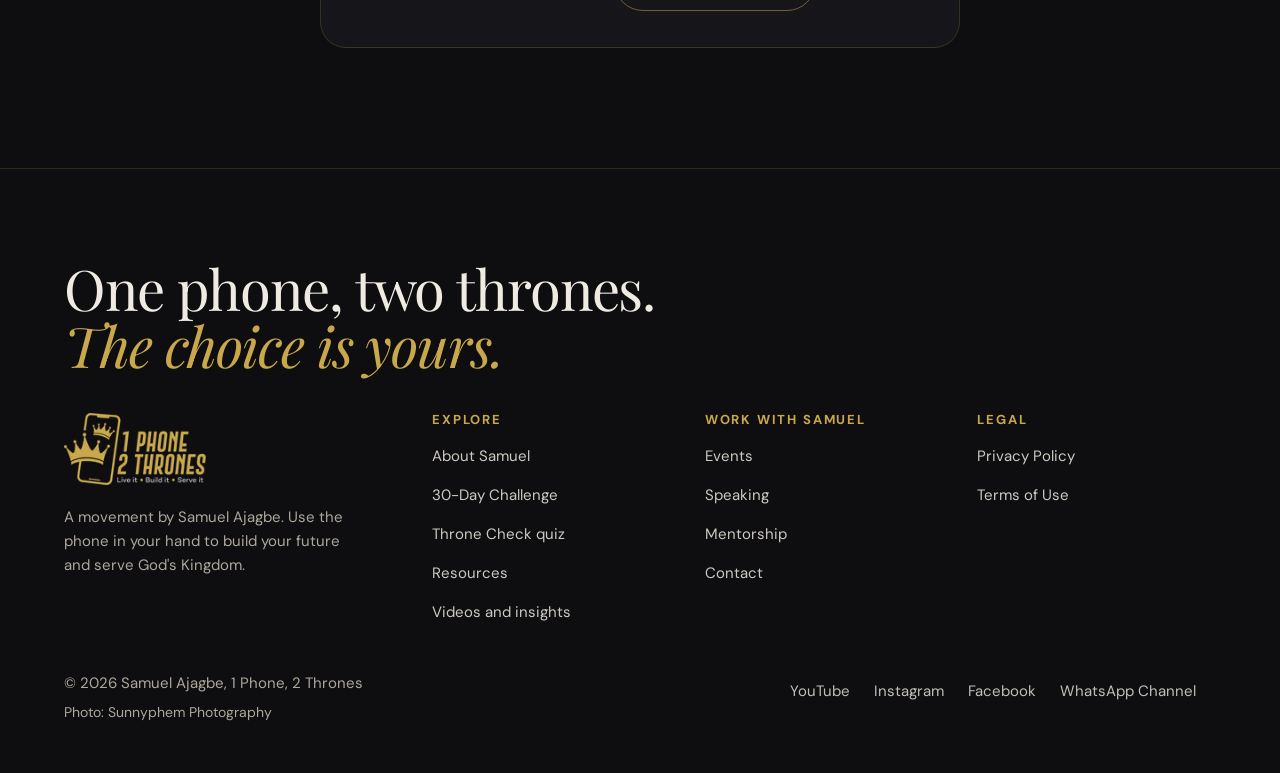
<file: resources.html>
<!DOCTYPE html>
<html lang="en">
<head>
  <meta charset="utf-8">
  <meta name="viewport" content="width=device-width, initial-scale=1">
  <title>Free Resources | 1 Phone, 2 Thrones</title>
  <meta name="description" content="Free ways to start building with your phone: the 30-day challenge, weekly YouTube lessons and the email newsletter.">
  
  <link rel="canonical" href="https://1phone2thrones.vercel.app/resources">
  <meta property="og:type" content="website">
  <meta property="og:site_name" content="1 Phone, 2 Thrones">
  <meta property="og:title" content="Free Resources | 1 Phone, 2 Thrones">
  <meta property="og:description" content="Free ways to start building with your phone: the 30-day challenge, weekly YouTube lessons and the email newsletter.">
  <meta property="og:url" content="https://1phone2thrones.vercel.app/resources">
  <meta property="og:image" content="https://1phone2thrones.vercel.app/assets/og-image.jpg">
  <meta property="og:image:width" content="1200">
  <meta property="og:image:height" content="630">
  <meta property="og:image:alt" content="1 Phone, 2 Thrones, a movement by Samuel Ajagbe">
  <meta name="twitter:card" content="summary_large_image">
  <meta name="twitter:title" content="Free Resources | 1 Phone, 2 Thrones">
  <meta name="twitter:description" content="Free ways to start building with your phone: the 30-day challenge, weekly YouTube lessons and the email newsletter.">
  <meta name="twitter:image" content="https://1phone2thrones.vercel.app/assets/og-image.jpg">
  <meta name="theme-color" content="#0E0E11">
  <meta name="color-scheme" content="dark">
  <link rel="icon" type="image/png" href="/assets/favicon.png?v=b2120280">
  <link rel="apple-touch-icon" href="/assets/apple-touch-icon.png?v=63c16fe0">
  <link rel="preconnect" href="https://fonts.googleapis.com">
  <link rel="preconnect" href="https://fonts.gstatic.com" crossorigin>
  <link rel="stylesheet" href="https://fonts.googleapis.com/css2?family=Playfair+Display:ital,wght@0,500;0,600;0,700;1,500;1,600&family=DM+Sans:opsz,wght@9..40,400;9..40,500;9..40,700&display=swap" media="print" onload="this.media='all'">
  <noscript><link rel="stylesheet" href="https://fonts.googleapis.com/css2?family=Playfair+Display:ital,wght@0,500;0,600;0,700;1,500;1,600&family=DM+Sans:opsz,wght@9..40,400;9..40,500;9..40,700&display=swap"></noscript>
  <link rel="stylesheet" href="/assets/css/style.css">
  <script>document.documentElement.className += ' js';</script>
  <script type="application/ld+json">{"@context":"https://schema.org","@type":"BreadcrumbList","itemListElement":[{"@type":"ListItem","position":1,"name":"Home","item":"https://1phone2thrones.vercel.app/"},{"@type":"ListItem","position":2,"name":"Resources","item":"https://1phone2thrones.vercel.app/resources"}]}</script>
</head>
<body class="">
<a class="skip-link" href="#main">Skip to content</a>
<div class="bar" id="bar" aria-hidden="true"></div>
<nav id="nav" aria-label="Main">
  <div class="wrap">
    <a class="brand" href="/" aria-label="1 Phone, 2 Thrones, home"><img src="/assets/img/logo-320.webp?v=dd550d2a" srcset="/assets/img/logo-160.webp?v=008246b6 160w, /assets/img/logo-320.webp?v=dd550d2a 320w" sizes="(max-width: 1020px) 91px, 115px" width="115" height="58" alt="1 Phone, 2 Thrones"></a>
    <button class="menu-btn" id="menuBtn" type="button" aria-expanded="false" aria-controls="menu" aria-label="Open menu"><span></span></button>
    <div class="links" id="menu">
      <a href="/about">About</a>
      <a href="/challenge">Challenge</a>
      <a href="/events">Events</a>
      <a href="/speaking">Speaking</a>
      <details class="more has-current">
        <summary>More</summary>
        <div class="drop">
          <a href="/quiz">Throne Check</a>
          <a href="/resources" aria-current="page">Resources</a>
          <a href="/videos">Videos</a>
          <a href="/mentorship">Mentorship</a>
          <a href="/contact">Contact</a>
        </div>
      </details>
      <a class="btn solid" href="/challenge" data-keep-src>Start the challenge</a>
    </div>
  </div>
</nav>

<main id="main" tabindex="-1">
<div class="page-head"><div class="wrap">
  <nav class="crumbs" aria-label="Breadcrumb"><ol><li><a href="/">Home</a></li><li aria-current="page">Resources</li></ol></nav>
  <h1>Free resources</h1>
  <p class="lead">Everything here is free and works from a phone.</p>
</div></div>

<section aria-labelledby="have-title">
  <div class="wrap">
    <h2 id="have-title">Available now</h2>
    <div class="grid3">
      <a class="card" href="/challenge"><svg class="ico" viewBox="0 0 32 32" aria-hidden="true"><rect x="6" y="4" width="20" height="24" rx="3"/><path d="M11 11h10M11 16h10M11 21h6"/></svg><span class="pill">Email course</span><h3 style="margin-top:12px">30-Day Challenge</h3><p>One small task a day for 30 days.</p><span class="more-link">Join free</span></a>
      <a class="card" href="https://www.youtube.com/@ajagbe_samuel" target="_blank" rel="noopener"><svg class="ico" viewBox="0 0 32 32" aria-hidden="true"><circle cx="16" cy="16" r="12"/><path d="M13 11l9 5-9 5z"/></svg><span class="pill">Video</span><h3 style="margin-top:12px">YouTube lessons</h3><p>Practical lessons on digital skills, branding, AI and faith at work.<span class="sr-only"> (opens in a new tab)</span></p><span class="more-link">Open the channel</span></a>
      <a class="card" href="#subscribe"><svg class="ico" viewBox="0 0 32 32" aria-hidden="true"><rect x="3" y="7" width="26" height="18" rx="3"/><path d="M4 9l12 9 12-9"/></svg><span class="pill">Email</span><h3 style="margin-top:12px">Video newsletter</h3><p>One email when a new lesson goes up, plus news about events.</p><span class="more-link">Subscribe</span></a>
    </div>
  </div>
</section>

<section class="sub" id="subscribe" aria-labelledby="sub-title">
  <div class="wrap">
    <div class="form narrow" style="margin:0 auto;text-align:left">
      <noscript><p class="msg err">This form needs JavaScript. Please turn it on, or email onephonetwothrones@gmail.com.</p></noscript>
<form data-action="subscribe" data-source="Resources" novalidate>
        <h2 id="sub-title" style="text-align:center;font-size:clamp(28px,4vw,40px)">Get new resources by email</h2>
        <p class="lead" style="text-align:center;margin:0 auto 26px;font-size:17px">Subscribe and you will hear when a new guide or video is ready.</p>
        <div class="row2">
          <div class="field"><label for="sub-fn">First name</label><input id="sub-fn" name="firstName" type="text" maxlength="60" autocomplete="given-name" required aria-describedby="err-firstName" data-msg="Enter your first name."><p class="err" id="err-firstName"></p></div>
          <div class="field"><label for="sub-em">Email</label><input id="sub-em" name="email" type="email" autocomplete="email" inputmode="email" required aria-describedby="err-email" data-msg="Enter your email address."><p class="err" id="err-email"></p></div>
        </div>
        <div class="hp" aria-hidden="true"><label>Leave this empty<input name="website" type="text" tabindex="-1" autocomplete="off"></label></div>
        <div class="field">
          <label class="consent"><input name="consent" type="checkbox" required aria-describedby="err-consent" data-msg="Tick the box to continue."><span>I agree to receive emails about new videos and events from 1 Phone, 2 Thrones. The content is based on Christian faith, so signing up may reveal my religious belief, and I agree to that. I can withdraw consent at any time by unsubscribing. <a href="/privacy">Privacy Policy</a></span></label>
          <p class="err" id="err-consent"></p>
          <label class="consent"><input name="adult" type="checkbox" required aria-describedby="err-adult" data-msg="Please confirm that you are 18 or over."><span>I am 18 years old or over.</span></label>
          <p class="err" id="err-adult"></p>
        </div>
        <button class="btn solid" type="submit">Subscribe</button>
        <p class="msg" role="status" aria-live="polite"></p>
      </form>
      <p style="text-align:center;margin:22px 0 0">Prefer WhatsApp? <a class="btn ghost" href="https://whatsapp.com/channel/0029VbE4adbIXnlljjpR1I0Y" target="_blank" rel="noopener">Follow the channel<span class="sr-only"> (opens in a new tab)</span></a></p>
      <div class="form-done" aria-live="polite">
        <svg viewBox="0 0 80 80" aria-hidden="true"><circle cx="40" cy="40" r="37"/><path d="M25 41 L35 51 L56 30"/></svg>
        <h3 class="done-title">Check your email</h3>
        <p class="done-text"></p>
      </div>
    </div>
  </div>
</section>

</main>

<footer>
  <div class="wrap">
    <p class="motto">One phone, two thrones.<br><em>The choice is yours.</em></p>
    <div class="cols">
      <div class="f-about">
        <img src="/assets/img/logo-320.webp?v=dd550d2a" srcset="/assets/img/logo-160.webp?v=008246b6 160w, /assets/img/logo-320.webp?v=dd550d2a 320w" sizes="143px" width="143" height="72" alt="1 Phone, 2 Thrones" loading="lazy">
        <p>A movement by Samuel Ajagbe. Use the phone in your hand to build your future and serve God's Kingdom.</p>
      </div>
      <div>
        <h2>Explore</h2>
        <ul>
          <li><a href="/about">About Samuel</a></li>
          <li><a href="/challenge">30-Day Challenge</a></li>
          <li><a href="/quiz">Throne Check quiz</a></li>
          <li><a href="/resources">Resources</a></li>
          <li><a href="/videos">Videos and insights</a></li>
        </ul>
      </div>
      <div>
        <h2>Work with Samuel</h2>
        <ul>
          <li><a href="/events">Events</a></li>
          <li><a href="/speaking">Speaking</a></li>
          <li><a href="/mentorship">Mentorship</a></li>
          <li><a href="/contact">Contact</a></li>
        </ul>
      </div>
      <div>
        <h2>Legal</h2>
        <ul>
          <li><a href="/privacy">Privacy Policy</a></li>
          <li><a href="/terms">Terms of Use</a></li>
        </ul>
      </div>
    </div>
    <div class="row">
      <div>
        <p>&copy; <span data-year>2026</span> Samuel Ajagbe, 1 Phone, 2 Thrones</p>
        <p style="font-size:13px;margin-top:6px">Photo: Sunnyphem Photography</p>
      </div>
      <div class="social">
        <a href="https://www.youtube.com/@ajagbe_samuel" target="_blank" rel="noopener">YouTube<span class="sr-only"> (opens in a new tab)</span></a>
        <a href="https://www.instagram.com/ajagbesamuelolajide" target="_blank" rel="noopener">Instagram<span class="sr-only"> (opens in a new tab)</span></a>
        <a href="https://www.facebook.com/ajagbesamuelolajide" target="_blank" rel="noopener">Facebook<span class="sr-only"> (opens in a new tab)</span></a>
        <a href="https://whatsapp.com/channel/0029VbE4adbIXnlljjpR1I0Y" target="_blank" rel="noopener">WhatsApp Channel<span class="sr-only"> (opens in a new tab)</span></a>
      </div>
    </div>
  </div>
</footer>

<script defer src="/config.js"></script>
<script defer src="/assets/js/app.js"></script>

</body>
</html>
</file>
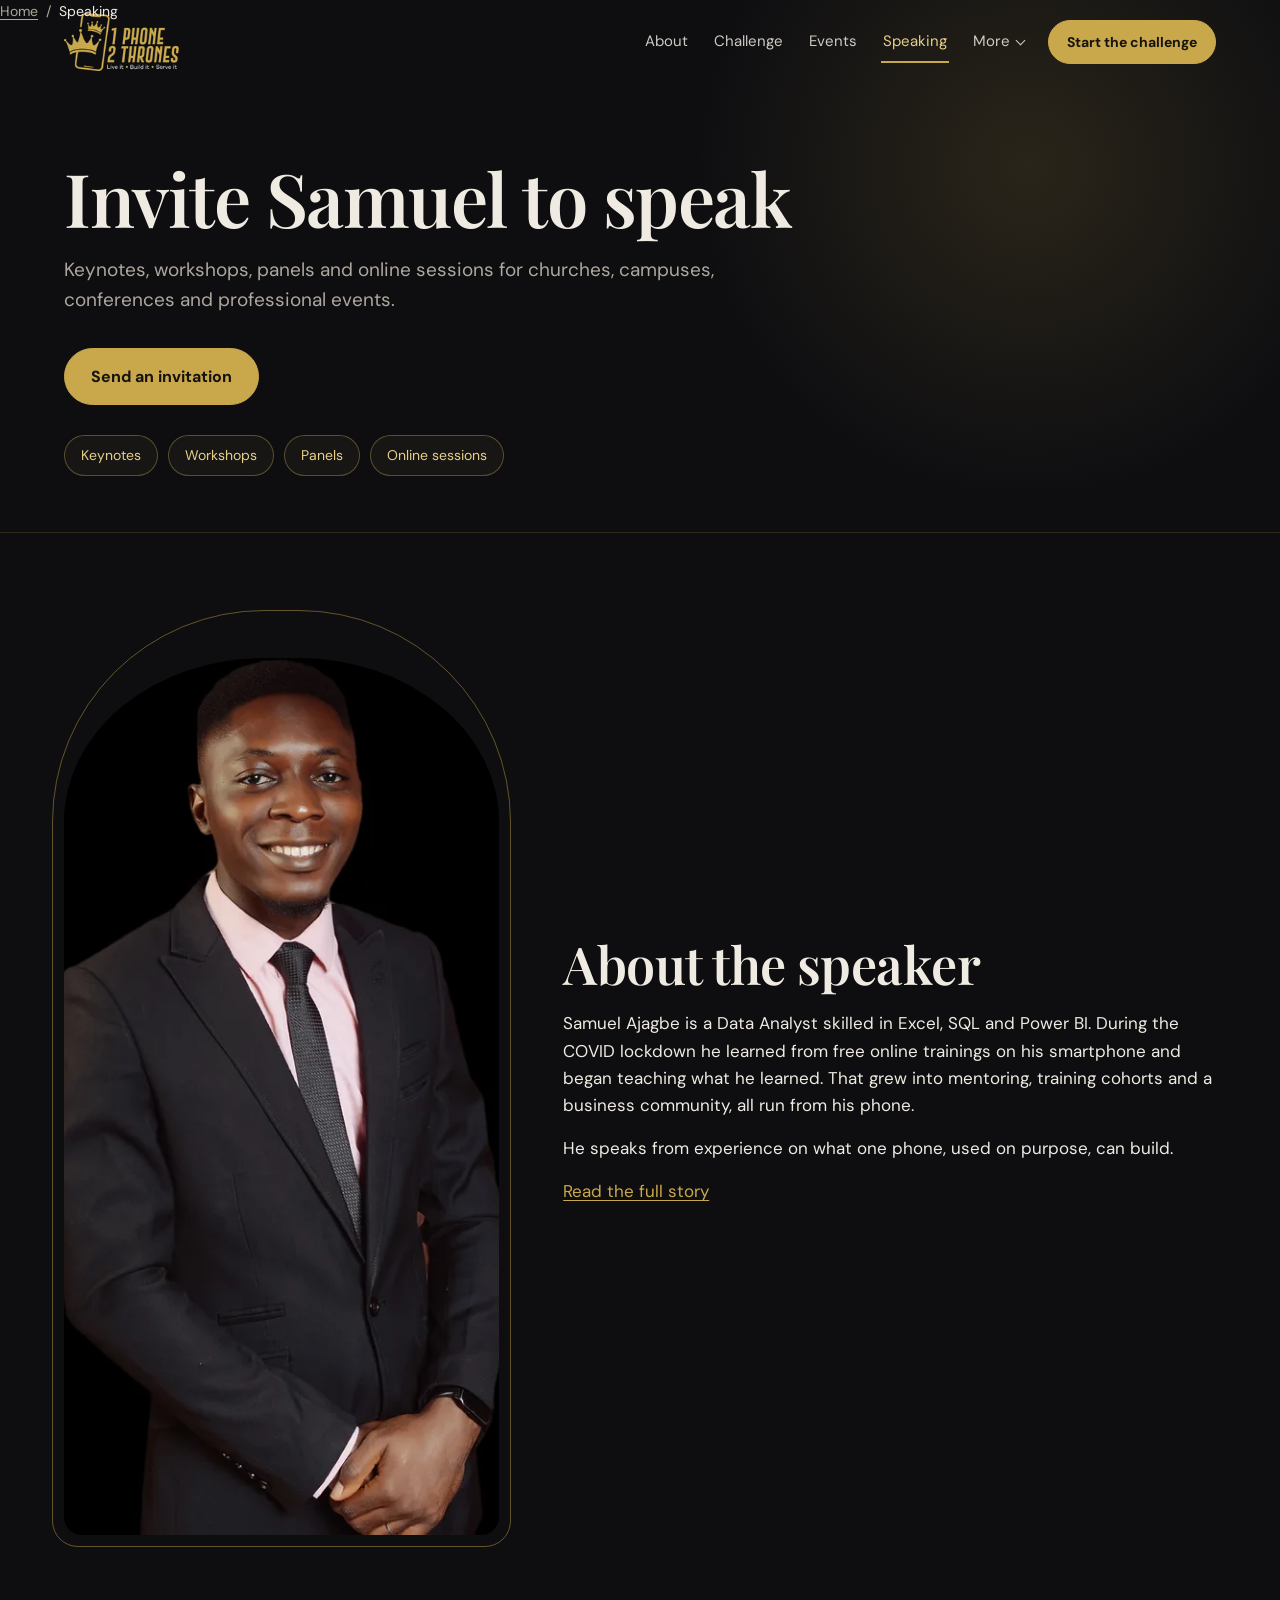
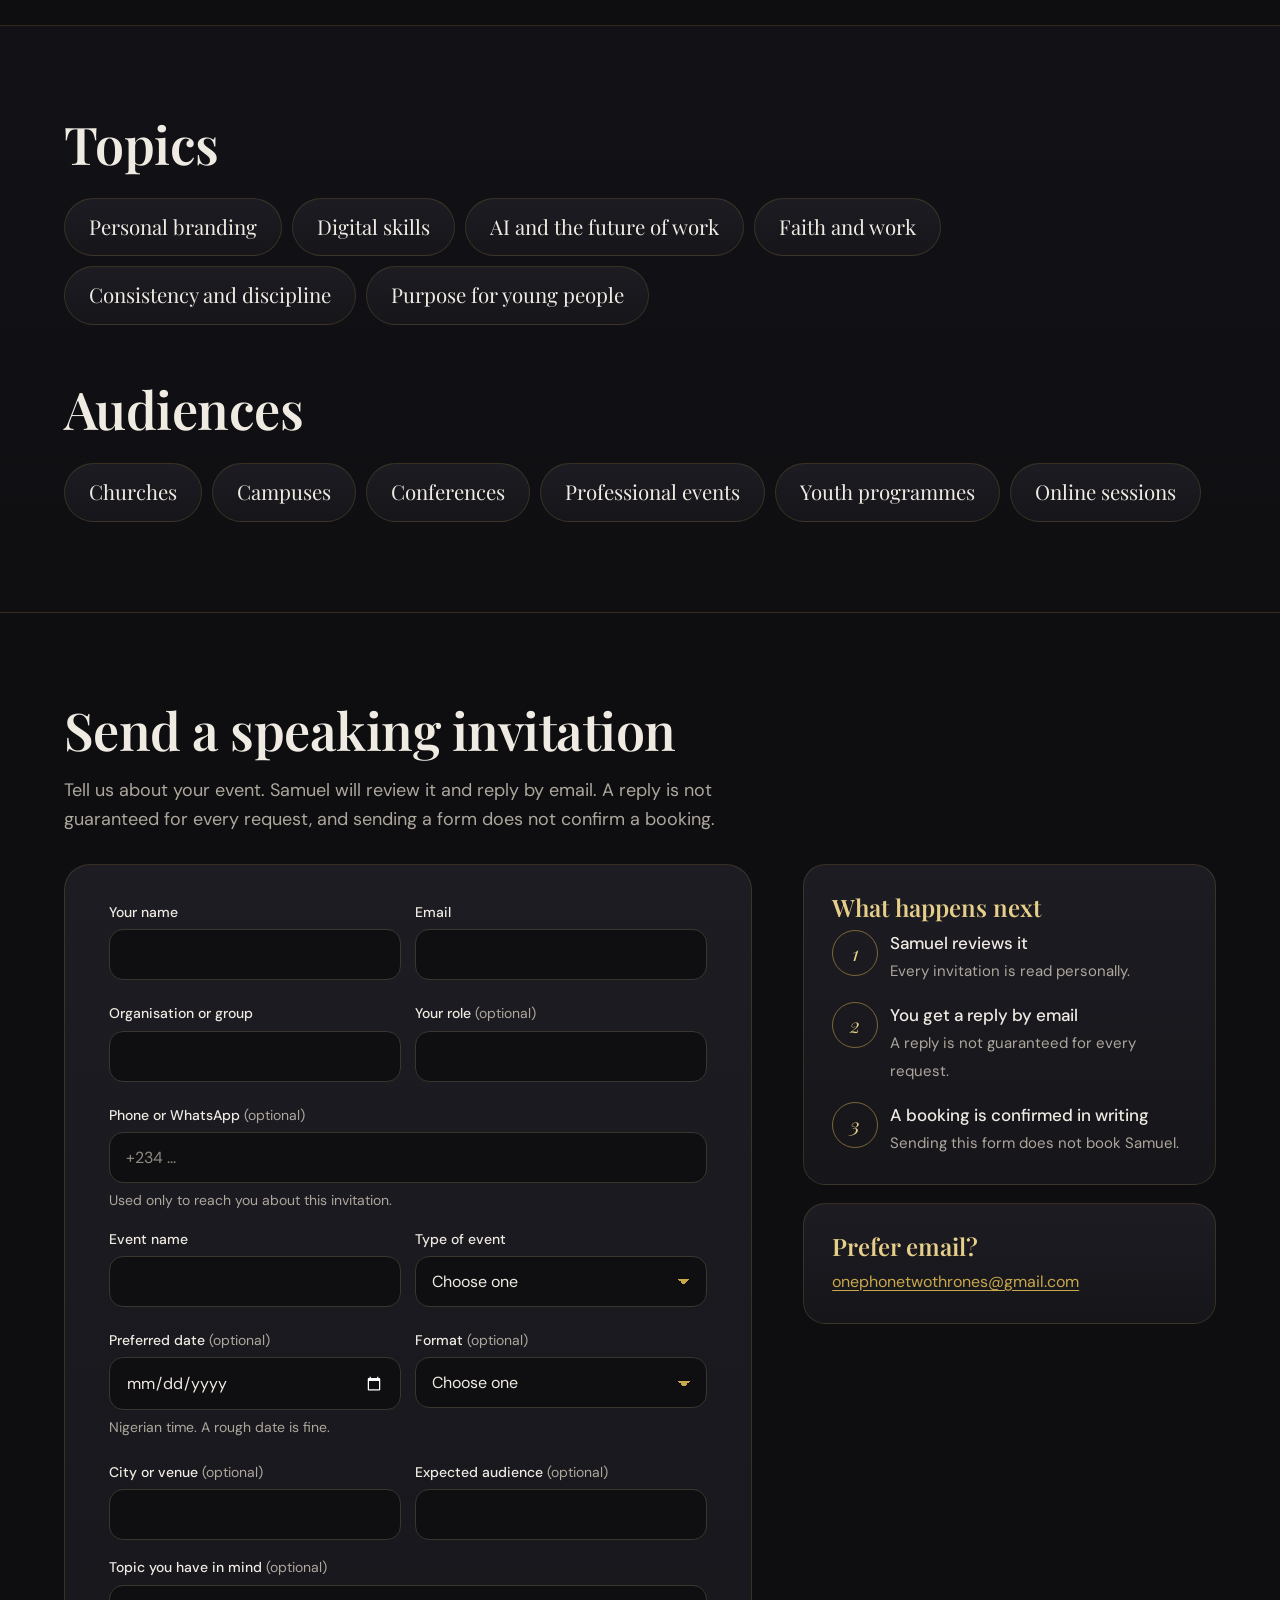
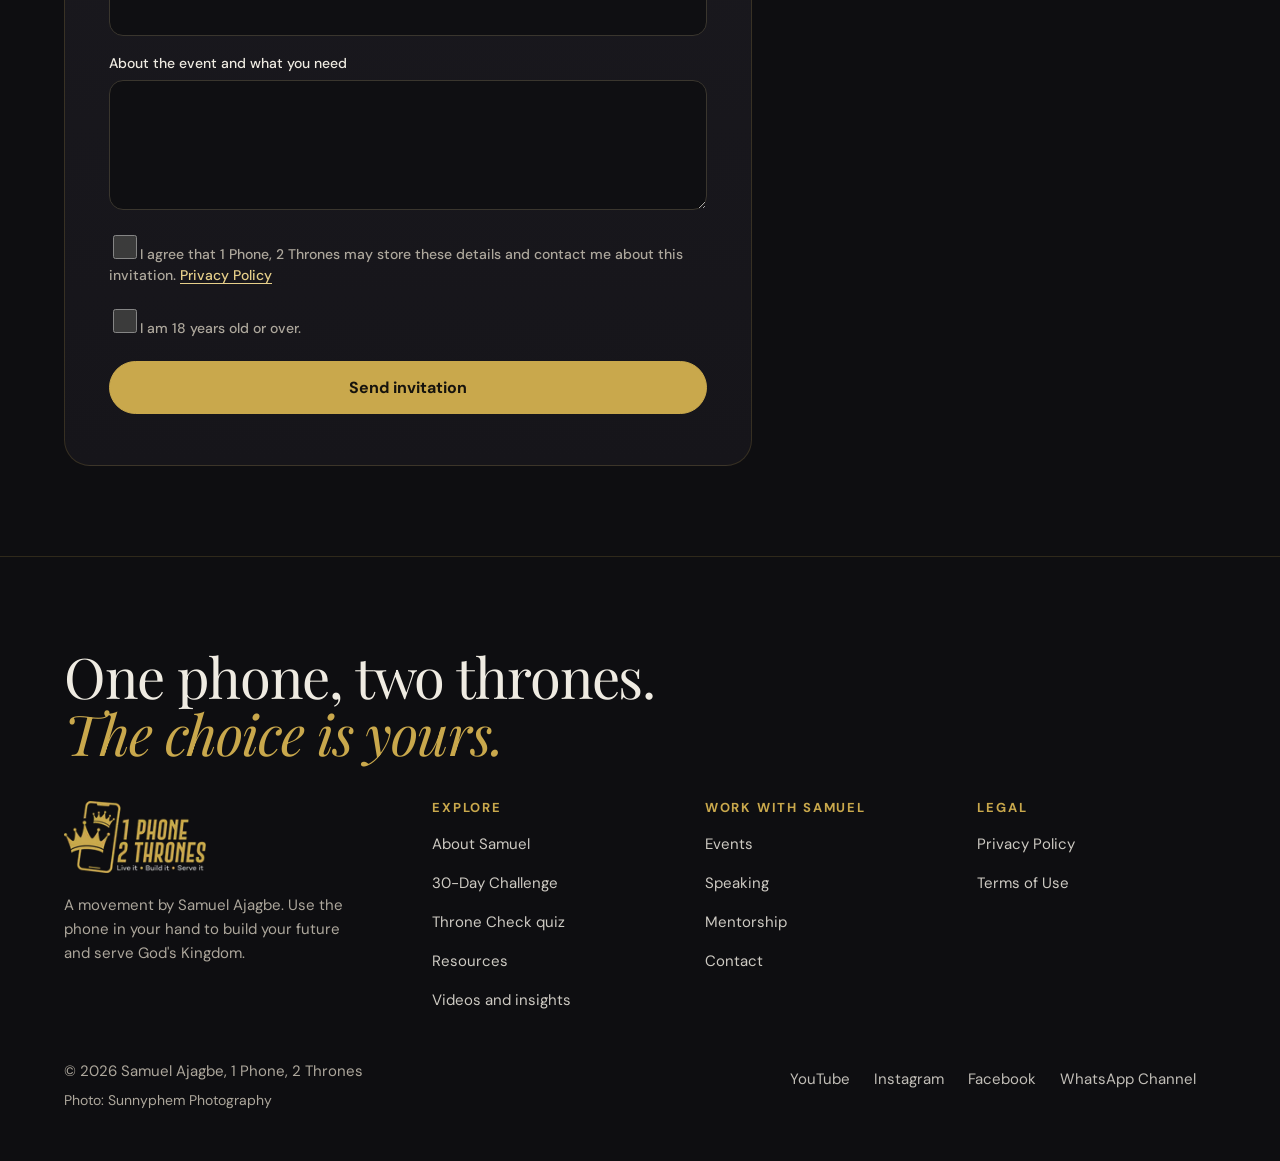
<file: speaking.html>
<!DOCTYPE html>
<html lang="en">
<head>
  <meta charset="utf-8">
  <meta name="viewport" content="width=device-width, initial-scale=1">
  <title>Invite Samuel Ajagbe to Speak | 1 Phone, 2 Thrones</title>
  <meta name="description" content="Book Samuel Ajagbe for keynotes, workshops, panels and online sessions on digital skills, personal branding, AI, and faith and work.">
  
  <link rel="canonical" href="https://1phone2thrones.vercel.app/speaking">
  <meta property="og:type" content="website">
  <meta property="og:site_name" content="1 Phone, 2 Thrones">
  <meta property="og:title" content="Invite Samuel Ajagbe to Speak | 1 Phone, 2 Thrones">
  <meta property="og:description" content="Book Samuel Ajagbe for keynotes, workshops, panels and online sessions on digital skills, personal branding, AI, and faith and work.">
  <meta property="og:url" content="https://1phone2thrones.vercel.app/speaking">
  <meta property="og:image" content="https://1phone2thrones.vercel.app/assets/og-image.jpg">
  <meta property="og:image:width" content="1200">
  <meta property="og:image:height" content="630">
  <meta property="og:image:alt" content="1 Phone, 2 Thrones, a movement by Samuel Ajagbe">
  <meta name="twitter:card" content="summary_large_image">
  <meta name="twitter:title" content="Invite Samuel Ajagbe to Speak | 1 Phone, 2 Thrones">
  <meta name="twitter:description" content="Book Samuel Ajagbe for keynotes, workshops, panels and online sessions on digital skills, personal branding, AI, and faith and work.">
  <meta name="twitter:image" content="https://1phone2thrones.vercel.app/assets/og-image.jpg">
  <meta name="theme-color" content="#0E0E11">
  <meta name="color-scheme" content="dark">
  <link rel="icon" type="image/png" href="/assets/favicon.png?v=b2120280">
  <link rel="apple-touch-icon" href="/assets/apple-touch-icon.png?v=63c16fe0">
  <link rel="preconnect" href="https://fonts.googleapis.com">
  <link rel="preconnect" href="https://fonts.gstatic.com" crossorigin>
  <link rel="stylesheet" href="https://fonts.googleapis.com/css2?family=Playfair+Display:ital,wght@0,500;0,600;0,700;1,500;1,600&family=DM+Sans:opsz,wght@9..40,400;9..40,500;9..40,700&display=swap" media="print" onload="this.media='all'">
  <noscript><link rel="stylesheet" href="https://fonts.googleapis.com/css2?family=Playfair+Display:ital,wght@0,500;0,600;0,700;1,500;1,600&family=DM+Sans:opsz,wght@9..40,400;9..40,500;9..40,700&display=swap"></noscript>
  <link rel="stylesheet" href="/assets/css/style.css">
  <script>document.documentElement.className += ' js';</script>
  <script type="application/ld+json">{"@context":"https://schema.org","@type":"BreadcrumbList","itemListElement":[{"@type":"ListItem","position":1,"name":"Home","item":"https://1phone2thrones.vercel.app/"},{"@type":"ListItem","position":2,"name":"Speaking","item":"https://1phone2thrones.vercel.app/speaking"}]}</script>
</head>
<body class="">
<a class="skip-link" href="#main">Skip to content</a>
<div class="bar" id="bar" aria-hidden="true"></div>
<nav id="nav" aria-label="Main">
  <div class="wrap">
    <a class="brand" href="/" aria-label="1 Phone, 2 Thrones, home"><img src="/assets/img/logo-320.webp?v=dd550d2a" srcset="/assets/img/logo-160.webp?v=008246b6 160w, /assets/img/logo-320.webp?v=dd550d2a 320w" sizes="(max-width: 1020px) 91px, 115px" width="115" height="58" alt="1 Phone, 2 Thrones"></a>
    <button class="menu-btn" id="menuBtn" type="button" aria-expanded="false" aria-controls="menu" aria-label="Open menu"><span></span></button>
    <div class="links" id="menu">
      <a href="/about">About</a>
      <a href="/challenge">Challenge</a>
      <a href="/events">Events</a>
      <a href="/speaking" aria-current="page">Speaking</a>
      <details class="more">
        <summary>More</summary>
        <div class="drop">
          <a href="/quiz">Throne Check</a>
          <a href="/resources">Resources</a>
          <a href="/videos">Videos</a>
          <a href="/mentorship">Mentorship</a>
          <a href="/contact">Contact</a>
        </div>
      </details>
      <a class="btn solid" href="/challenge" data-keep-src>Start the challenge</a>
    </div>
  </div>
</nav>

<main id="main" tabindex="-1">
<div class="page-head"><div class="wrap">
  <nav class="crumbs" aria-label="Breadcrumb"><ol><li><a href="/">Home</a></li><li aria-current="page">Speaking</li></ol></nav>
  <h1>Invite Samuel to speak</h1>
  <p class="lead">Keynotes, workshops, panels and online sessions for churches, campuses, conferences and professional events.</p>
  <div class="btns"><a class="btn solid" href="#invite">Send an invitation</a></div>
  <ul class="chips" aria-label="Formats"><li>Keynotes</li><li>Workshops</li><li>Panels</li><li>Online sessions</li></ul>
</div></div>

<section aria-labelledby="who-title">
  <div class="wrap about">
    <div class="portrait">
      <picture>
        <source type="image/webp" srcset="/assets/img/samuel-480.webp?v=82540684 480w, /assets/img/samuel-800.webp?v=65f40c8a 800w" sizes="(max-width: 860px) 300px, 400px">
        <img src="/assets/samuel.png?v=ad1eccf2" width="480" height="913" alt="Samuel Ajagbe" loading="lazy" decoding="async">
      </picture>
    </div>
    <div>
      <h2 id="who-title">About the speaker</h2>
      <p>Samuel Ajagbe is a Data Analyst skilled in Excel, SQL and Power BI. During the COVID lockdown he learned from free online trainings on his smartphone and began teaching what he learned. That grew into mentoring, training cohorts and a business community, all run from his phone.</p>
      <p>He speaks from experience on what one phone, used on purpose, can build.</p>
      <p><a href="/about">Read the full story</a></p>
    </div>
  </div>
</section>

<section class="band" aria-labelledby="topics-title">
  <div class="wrap">
    <h2 id="topics-title">Topics</h2>
    <ul class="chips big" aria-label="Speaking topics"><li>Personal branding</li><li>Digital skills</li><li>AI and the future of work</li><li>Faith and work</li><li>Consistency and discipline</li><li>Purpose for young people</li></ul>
    <h2 style="margin-top:56px">Audiences</h2>
    <ul class="chips big" aria-label="Audiences"><li>Churches</li><li>Campuses</li><li>Conferences</li><li>Professional events</li><li>Youth programmes</li><li>Online sessions</li></ul>
      </div>
</section>

<section id="invite" aria-labelledby="invite-title">
  <div class="wrap">
    <h2 id="invite-title">Send a speaking invitation</h2>
    <p class="lead" style="margin-bottom:30px">Tell us about your event. Samuel will review it and reply by email. A reply is not guaranteed for every request, and sending a form does not confirm a booking.</p>
    <div class="two-col">
    <div class="form">
      <noscript><p class="msg err">This form needs JavaScript. Please turn it on, or email onephonetwothrones@gmail.com.</p></noscript>
<form data-action="speaking" novalidate>
        <div class="row2">
          <div class="field"><label for="s-name">Your name</label><input id="s-name" name="name" type="text" maxlength="80" autocomplete="name" required aria-describedby="err-name" data-msg="Enter your name."><p class="err" id="err-name"></p></div>
          <div class="field"><label for="s-email">Email</label><input id="s-email" name="email" type="email" autocomplete="email" inputmode="email" required aria-describedby="err-email" data-msg="Enter your email address."><p class="err" id="err-email"></p></div>
        </div>
        <div class="row2">
          <div class="field"><label for="s-org">Organisation or group</label><input id="s-org" name="organization" type="text" maxlength="120" autocomplete="organization" required aria-describedby="err-organization" data-msg="Enter your organisation or group."><p class="err" id="err-organization"></p></div>
          <div class="field"><label for="s-role">Your role <span class="opt">(optional)</span></label><input id="s-role" name="role" type="text" maxlength="80" autocomplete="organization-title"></div>
        </div>
        <div class="field"><label for="s-phone">Phone or WhatsApp <span class="opt">(optional)</span></label><input id="s-phone" name="phone" type="tel" autocomplete="tel" maxlength="30" placeholder="+234 ..." aria-describedby="s-phone-hint"><p class="hint" id="s-phone-hint">Used only to reach you about this invitation.</p></div>
        <div class="row2">
          <div class="field"><label for="s-event">Event name</label><input id="s-event" name="eventName" type="text" maxlength="120" required aria-describedby="err-eventName" data-msg="Enter the name of the event."><p class="err" id="err-eventName"></p></div>
          <div class="field"><label for="s-type">Type of event</label>
            <select id="s-type" name="eventType" required aria-describedby="err-eventType" data-msg="Choose the type of event."><option value="">Choose one</option><option>Church service</option><option>Conference</option><option>Campus event</option><option>Workshop</option><option>Corporate or professional event</option><option>Youth programme</option><option>Online session</option><option>Other</option></select><p class="err" id="err-eventType"></p></div>
        </div>
        <div class="row2">
          <div class="field"><label for="s-date">Preferred date <span class="opt">(optional)</span></label><input id="s-date" name="preferredDate" type="date" aria-describedby="hint-date"><p class="hint" id="hint-date">Nigerian time. A rough date is fine.</p><p class="err" id="err-preferredDate"></p></div>
          <div class="field"><label for="s-format">Format <span class="opt">(optional)</span></label>
            <select id="s-format" name="format"><option value="">Choose one</option><option>In person</option><option>Online</option><option>Hybrid</option><option>Not sure yet</option></select></div>
        </div>
        <div class="row2">
          <div class="field"><label for="s-loc">City or venue <span class="opt">(optional)</span></label><input id="s-loc" name="location" type="text" maxlength="120" autocomplete="off"></div>
          <div class="field"><label for="s-size">Expected audience <span class="opt">(optional)</span></label><input id="s-size" name="audienceSize" type="number" min="1" max="100000" inputmode="numeric"></div>
        </div>
        <div class="field"><label for="s-topic">Topic you have in mind <span class="opt">(optional)</span></label><input id="s-topic" name="topic" type="text" maxlength="120"></div>
        <div class="field"><label for="s-details">About the event and what you need</label><textarea id="s-details" name="details" maxlength="1500" minlength="20" required aria-describedby="err-details" data-msg="Tell us a little about the event."></textarea><p class="err" id="err-details"></p></div>
        <div class="hp" aria-hidden="true"><label>Leave this empty<input name="website" type="text" tabindex="-1" autocomplete="off"></label></div>
        <div class="field">
          <label class="consent"><input name="consent" type="checkbox" required aria-describedby="err-consent" data-msg="Tick the box so we can contact you."><span>I agree that 1 Phone, 2 Thrones may store these details and contact me about this invitation. <a href="/privacy">Privacy Policy</a></span></label>
          <p class="err" id="err-consent"></p>
          <label class="consent"><input name="adult" type="checkbox" required aria-describedby="err-adult" data-msg="Please confirm that you are 18 or over."><span>I am 18 years old or over.</span></label>
          <p class="err" id="err-adult"></p>
        </div>
        <button class="btn solid" type="submit">Send invitation</button>
        <p class="msg" role="status" aria-live="polite"></p>
      </form>
      <div class="form-done" aria-live="polite">
        <svg viewBox="0 0 80 80" aria-hidden="true"><circle cx="40" cy="40" r="37"/><path d="M25 41 L35 51 L56 30"/></svg>
        <h3 class="done-title">Invitation received</h3>
        <p class="done-text"></p>
        <p class="done-ref" hidden>Your reference: <span class="ref"></span></p>
      </div>
    </div>
    <aside class="aside" aria-label="Before you send">
      <div class="card"><h3>What happens next</h3>
        <ol class="steps">
          <li><div><b>Samuel reviews it</b><span>Every invitation is read personally.</span></div></li>
          <li><div><b>You get a reply by email</b><span>A reply is not guaranteed for every request.</span></div></li>
          <li><div><b>A booking is confirmed in writing</b><span>Sending this form does not book Samuel.</span></div></li>
        </ol></div>
      <div class="card"><h3>Prefer email?</h3><p><a href="mailto:onephonetwothrones@gmail.com?subject=Speaking%20invitation">onephonetwothrones@gmail.com</a></p></div>
    </aside>
    </div>
  </div>
</section>
</main>

<footer>
  <div class="wrap">
    <p class="motto">One phone, two thrones.<br><em>The choice is yours.</em></p>
    <div class="cols">
      <div class="f-about">
        <img src="/assets/img/logo-320.webp?v=dd550d2a" srcset="/assets/img/logo-160.webp?v=008246b6 160w, /assets/img/logo-320.webp?v=dd550d2a 320w" sizes="143px" width="143" height="72" alt="1 Phone, 2 Thrones" loading="lazy">
        <p>A movement by Samuel Ajagbe. Use the phone in your hand to build your future and serve God's Kingdom.</p>
      </div>
      <div>
        <h2>Explore</h2>
        <ul>
          <li><a href="/about">About Samuel</a></li>
          <li><a href="/challenge">30-Day Challenge</a></li>
          <li><a href="/quiz">Throne Check quiz</a></li>
          <li><a href="/resources">Resources</a></li>
          <li><a href="/videos">Videos and insights</a></li>
        </ul>
      </div>
      <div>
        <h2>Work with Samuel</h2>
        <ul>
          <li><a href="/events">Events</a></li>
          <li><a href="/speaking">Speaking</a></li>
          <li><a href="/mentorship">Mentorship</a></li>
          <li><a href="/contact">Contact</a></li>
        </ul>
      </div>
      <div>
        <h2>Legal</h2>
        <ul>
          <li><a href="/privacy">Privacy Policy</a></li>
          <li><a href="/terms">Terms of Use</a></li>
        </ul>
      </div>
    </div>
    <div class="row">
      <div>
        <p>&copy; <span data-year>2026</span> Samuel Ajagbe, 1 Phone, 2 Thrones</p>
        <p style="font-size:13px;margin-top:6px">Photo: Sunnyphem Photography</p>
      </div>
      <div class="social">
        <a href="https://www.youtube.com/@ajagbe_samuel" target="_blank" rel="noopener">YouTube<span class="sr-only"> (opens in a new tab)</span></a>
        <a href="https://www.instagram.com/ajagbesamuelolajide" target="_blank" rel="noopener">Instagram<span class="sr-only"> (opens in a new tab)</span></a>
        <a href="https://www.facebook.com/ajagbesamuelolajide" target="_blank" rel="noopener">Facebook<span class="sr-only"> (opens in a new tab)</span></a>
        <a href="https://whatsapp.com/channel/0029VbE4adbIXnlljjpR1I0Y" target="_blank" rel="noopener">WhatsApp Channel<span class="sr-only"> (opens in a new tab)</span></a>
      </div>
    </div>
  </div>
</footer>

<script defer src="/config.js"></script>
<script defer src="/assets/js/app.js"></script>

</body>
</html>
</file>
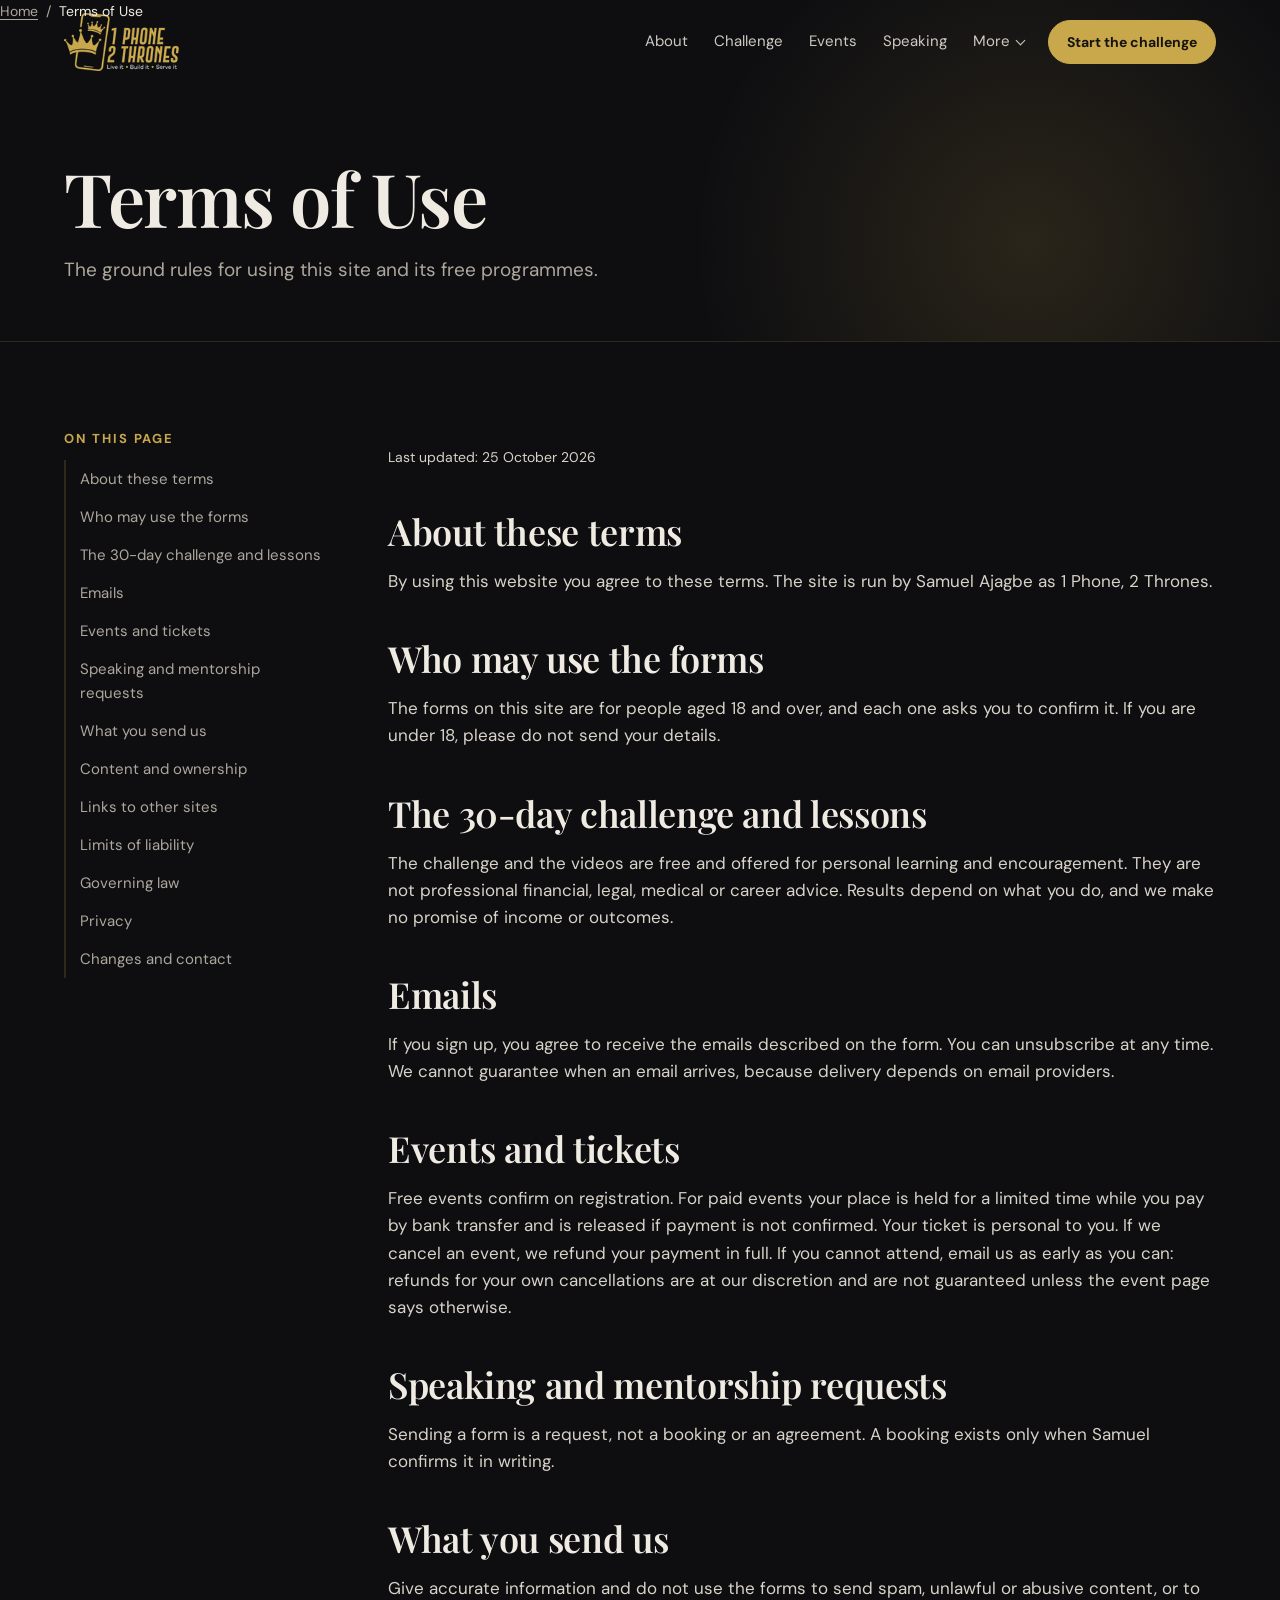
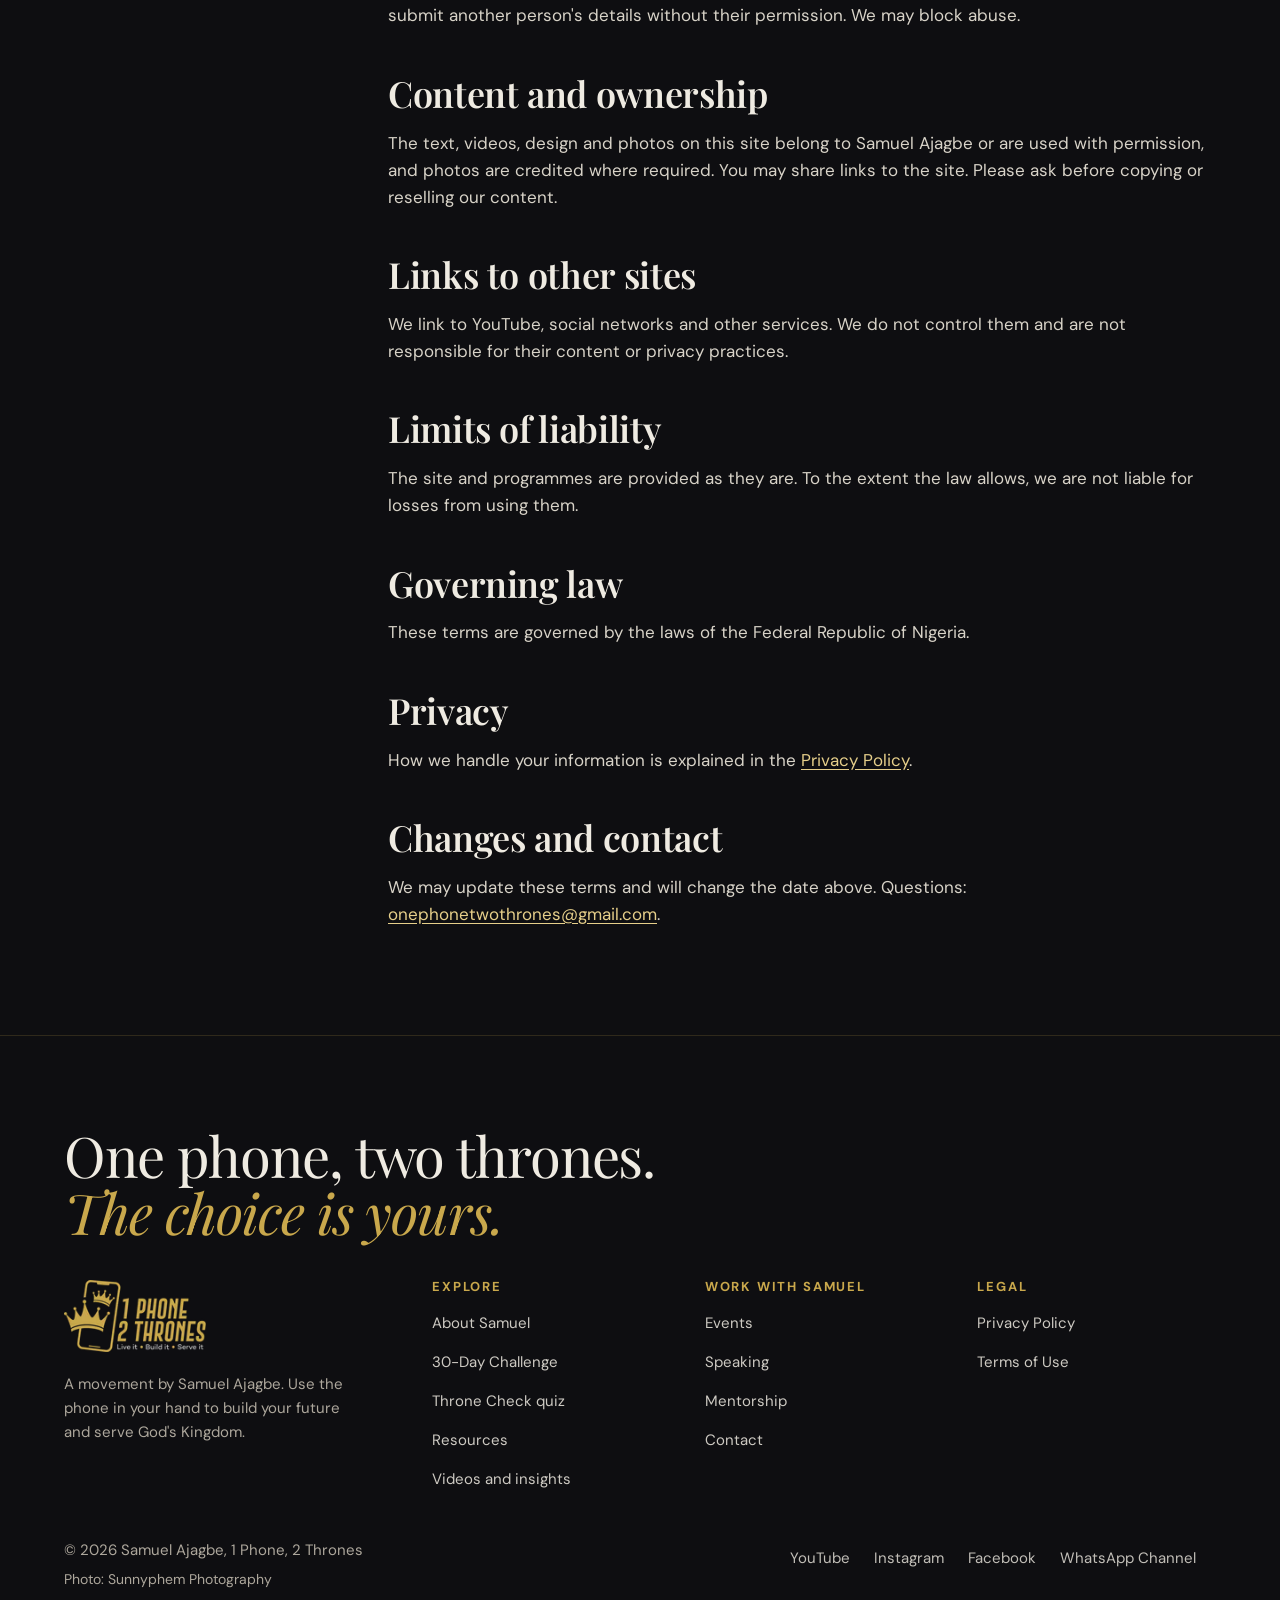
<file: terms.html>
<!DOCTYPE html>
<html lang="en">
<head>
  <meta charset="utf-8">
  <meta name="viewport" content="width=device-width, initial-scale=1">
  <title>Terms of Use | 1 Phone, 2 Thrones</title>
  <meta name="description" content="The terms for using the 1 Phone, 2 Thrones website, the free 30-day challenge, event registration and contact forms.">
  
  <link rel="canonical" href="https://1phone2thrones.vercel.app/terms">
  <meta property="og:type" content="website">
  <meta property="og:site_name" content="1 Phone, 2 Thrones">
  <meta property="og:title" content="Terms of Use | 1 Phone, 2 Thrones">
  <meta property="og:description" content="The terms for using the 1 Phone, 2 Thrones website, the free 30-day challenge, event registration and contact forms.">
  <meta property="og:url" content="https://1phone2thrones.vercel.app/terms">
  <meta property="og:image" content="https://1phone2thrones.vercel.app/assets/og-image.jpg">
  <meta property="og:image:width" content="1200">
  <meta property="og:image:height" content="630">
  <meta property="og:image:alt" content="1 Phone, 2 Thrones, a movement by Samuel Ajagbe">
  <meta name="twitter:card" content="summary_large_image">
  <meta name="twitter:title" content="Terms of Use | 1 Phone, 2 Thrones">
  <meta name="twitter:description" content="The terms for using the 1 Phone, 2 Thrones website, the free 30-day challenge, event registration and contact forms.">
  <meta name="twitter:image" content="https://1phone2thrones.vercel.app/assets/og-image.jpg">
  <meta name="theme-color" content="#0E0E11">
  <meta name="color-scheme" content="dark">
  <link rel="icon" type="image/png" href="/assets/favicon.png?v=b2120280">
  <link rel="apple-touch-icon" href="/assets/apple-touch-icon.png?v=63c16fe0">
  <link rel="preconnect" href="https://fonts.googleapis.com">
  <link rel="preconnect" href="https://fonts.gstatic.com" crossorigin>
  <link rel="stylesheet" href="https://fonts.googleapis.com/css2?family=Playfair+Display:ital,wght@0,500;0,600;0,700;1,500;1,600&family=DM+Sans:opsz,wght@9..40,400;9..40,500;9..40,700&display=swap" media="print" onload="this.media='all'">
  <noscript><link rel="stylesheet" href="https://fonts.googleapis.com/css2?family=Playfair+Display:ital,wght@0,500;0,600;0,700;1,500;1,600&family=DM+Sans:opsz,wght@9..40,400;9..40,500;9..40,700&display=swap"></noscript>
  <link rel="stylesheet" href="/assets/css/style.css">
  <script>document.documentElement.className += ' js';</script>
  <script type="application/ld+json">{"@context":"https://schema.org","@type":"BreadcrumbList","itemListElement":[{"@type":"ListItem","position":1,"name":"Home","item":"https://1phone2thrones.vercel.app/"},{"@type":"ListItem","position":2,"name":"Terms of Use","item":"https://1phone2thrones.vercel.app/terms"}]}</script>
</head>
<body class="">
<a class="skip-link" href="#main">Skip to content</a>
<div class="bar" id="bar" aria-hidden="true"></div>
<nav id="nav" aria-label="Main">
  <div class="wrap">
    <a class="brand" href="/" aria-label="1 Phone, 2 Thrones, home"><img src="/assets/img/logo-320.webp?v=dd550d2a" srcset="/assets/img/logo-160.webp?v=008246b6 160w, /assets/img/logo-320.webp?v=dd550d2a 320w" sizes="(max-width: 1020px) 91px, 115px" width="115" height="58" alt="1 Phone, 2 Thrones"></a>
    <button class="menu-btn" id="menuBtn" type="button" aria-expanded="false" aria-controls="menu" aria-label="Open menu"><span></span></button>
    <div class="links" id="menu">
      <a href="/about">About</a>
      <a href="/challenge">Challenge</a>
      <a href="/events">Events</a>
      <a href="/speaking">Speaking</a>
      <details class="more">
        <summary>More</summary>
        <div class="drop">
          <a href="/quiz">Throne Check</a>
          <a href="/resources">Resources</a>
          <a href="/videos">Videos</a>
          <a href="/mentorship">Mentorship</a>
          <a href="/contact">Contact</a>
        </div>
      </details>
      <a class="btn solid" href="/challenge" data-keep-src>Start the challenge</a>
    </div>
  </div>
</nav>

<main id="main" tabindex="-1">
<div class="page-head"><div class="wrap">
  <nav class="crumbs" aria-label="Breadcrumb"><ol><li><a href="/">Home</a></li><li aria-current="page">Terms of Use</li></ol></nav>
  <h1>Terms of Use</h1>
  <p class="lead">The ground rules for using this site and its free programmes.</p>
</div></div>

<section>
  <div class="wrap doc"><aside class="toc" aria-label="On this page"><h2>On this page</h2><a href="#about-these-terms">About these terms</a><a href="#who-may-use-the-forms">Who may use the forms</a><a href="#the-30-day-challenge-and-lessons">The 30-day challenge and lessons</a><a href="#emails">Emails</a><a href="#events-and-tickets">Events and tickets</a><a href="#speaking-and-mentorship-requests">Speaking and mentorship requests</a><a href="#what-you-send-us">What you send us</a><a href="#content-and-ownership">Content and ownership</a><a href="#links-to-other-sites">Links to other sites</a><a href="#limits-of-liability">Limits of liability</a><a href="#governing-law">Governing law</a><a href="#privacy">Privacy</a><a href="#changes-and-contact">Changes and contact</a></aside><div class="prose">
    <p class="updated">Last updated: 25 October 2026</p>

    <h2 id="about-these-terms">About these terms</h2>
    <p>By using this website you agree to these terms. The site is run by Samuel Ajagbe as 1 Phone, 2 Thrones.</p>

    <h2 id="who-may-use-the-forms">Who may use the forms</h2>
    <p>The forms on this site are for people aged 18 and over, and each one asks you to confirm it. If you are under 18, please do not send your details.</p>

    <h2 id="the-30-day-challenge-and-lessons">The 30-day challenge and lessons</h2>
    <p>The challenge and the videos are free and offered for personal learning and encouragement. They are not professional financial, legal, medical or career advice. Results depend on what you do, and we make no promise of income or outcomes.</p>

    <h2 id="emails">Emails</h2>
    <p>If you sign up, you agree to receive the emails described on the form. You can unsubscribe at any time. We cannot guarantee when an email arrives, because delivery depends on email providers.</p>

    <h2 id="events-and-tickets">Events and tickets</h2>
    <p>Free events confirm on registration. For paid events your place is held for a limited time while you pay by bank transfer and is released if payment is not confirmed. Your ticket is personal to you. If we cancel an event, we refund your payment in full. If you cannot attend, email us as early as you can: refunds for your own cancellations are at our discretion and are not guaranteed unless the event page says otherwise.</p>

    <h2 id="speaking-and-mentorship-requests">Speaking and mentorship requests</h2>
    <p>Sending a form is a request, not a booking or an agreement. A booking exists only when Samuel confirms it in writing.</p>

    <h2 id="what-you-send-us">What you send us</h2>
    <p>Give accurate information and do not use the forms to send spam, unlawful or abusive content, or to submit another person's details without their permission. We may block abuse.</p>

    <h2 id="content-and-ownership">Content and ownership</h2>
    <p>The text, videos, design and photos on this site belong to Samuel Ajagbe or are used with permission, and photos are credited where required. You may share links to the site. Please ask before copying or reselling our content.</p>

    <h2 id="links-to-other-sites">Links to other sites</h2>
    <p>We link to YouTube, social networks and other services. We do not control them and are not responsible for their content or privacy practices.</p>

    <h2 id="limits-of-liability">Limits of liability</h2>
    <p>The site and programmes are provided as they are. To the extent the law allows, we are not liable for losses from using them.</p>

    <h2 id="governing-law">Governing law</h2>
    <p>These terms are governed by the laws of the Federal Republic of Nigeria.</p>

    <h2 id="privacy">Privacy</h2>
    <p>How we handle your information is explained in the <a href="/privacy">Privacy Policy</a>.</p>

    <h2 id="changes-and-contact">Changes and contact</h2>
    <p>We may update these terms and will change the date above. Questions: <a href="mailto:onephonetwothrones@gmail.com">onephonetwothrones@gmail.com</a>.</p>
  </div></div>
</section>
</main>

<footer>
  <div class="wrap">
    <p class="motto">One phone, two thrones.<br><em>The choice is yours.</em></p>
    <div class="cols">
      <div class="f-about">
        <img src="/assets/img/logo-320.webp?v=dd550d2a" srcset="/assets/img/logo-160.webp?v=008246b6 160w, /assets/img/logo-320.webp?v=dd550d2a 320w" sizes="143px" width="143" height="72" alt="1 Phone, 2 Thrones" loading="lazy">
        <p>A movement by Samuel Ajagbe. Use the phone in your hand to build your future and serve God's Kingdom.</p>
      </div>
      <div>
        <h2>Explore</h2>
        <ul>
          <li><a href="/about">About Samuel</a></li>
          <li><a href="/challenge">30-Day Challenge</a></li>
          <li><a href="/quiz">Throne Check quiz</a></li>
          <li><a href="/resources">Resources</a></li>
          <li><a href="/videos">Videos and insights</a></li>
        </ul>
      </div>
      <div>
        <h2>Work with Samuel</h2>
        <ul>
          <li><a href="/events">Events</a></li>
          <li><a href="/speaking">Speaking</a></li>
          <li><a href="/mentorship">Mentorship</a></li>
          <li><a href="/contact">Contact</a></li>
        </ul>
      </div>
      <div>
        <h2>Legal</h2>
        <ul>
          <li><a href="/privacy">Privacy Policy</a></li>
          <li><a href="/terms">Terms of Use</a></li>
        </ul>
      </div>
    </div>
    <div class="row">
      <div>
        <p>&copy; <span data-year>2026</span> Samuel Ajagbe, 1 Phone, 2 Thrones</p>
        <p style="font-size:13px;margin-top:6px">Photo: Sunnyphem Photography</p>
      </div>
      <div class="social">
        <a href="https://www.youtube.com/@ajagbe_samuel" target="_blank" rel="noopener">YouTube<span class="sr-only"> (opens in a new tab)</span></a>
        <a href="https://www.instagram.com/ajagbesamuelolajide" target="_blank" rel="noopener">Instagram<span class="sr-only"> (opens in a new tab)</span></a>
        <a href="https://www.facebook.com/ajagbesamuelolajide" target="_blank" rel="noopener">Facebook<span class="sr-only"> (opens in a new tab)</span></a>
        <a href="https://whatsapp.com/channel/0029VbE4adbIXnlljjpR1I0Y" target="_blank" rel="noopener">WhatsApp Channel<span class="sr-only"> (opens in a new tab)</span></a>
      </div>
    </div>
  </div>
</footer>

<script defer src="/config.js"></script>
<script defer src="/assets/js/app.js"></script>

</body>
</html>
</file>
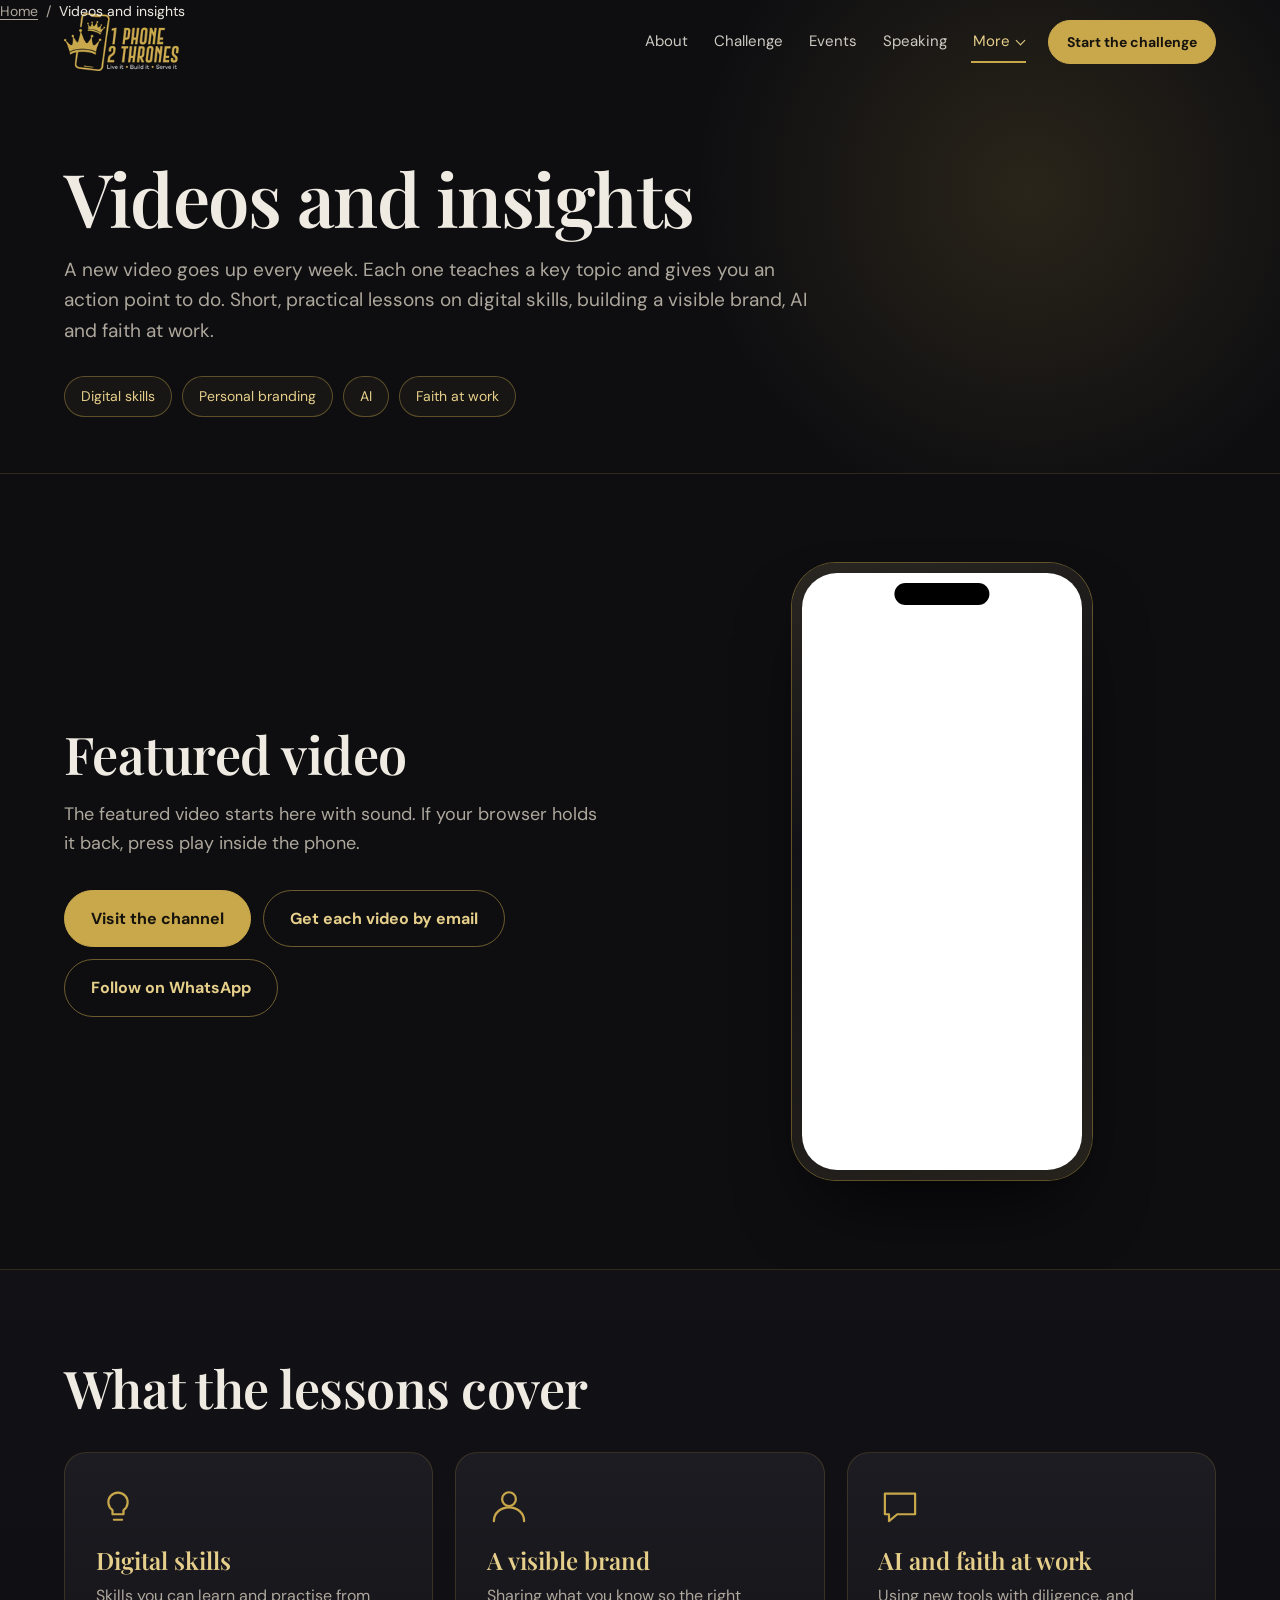
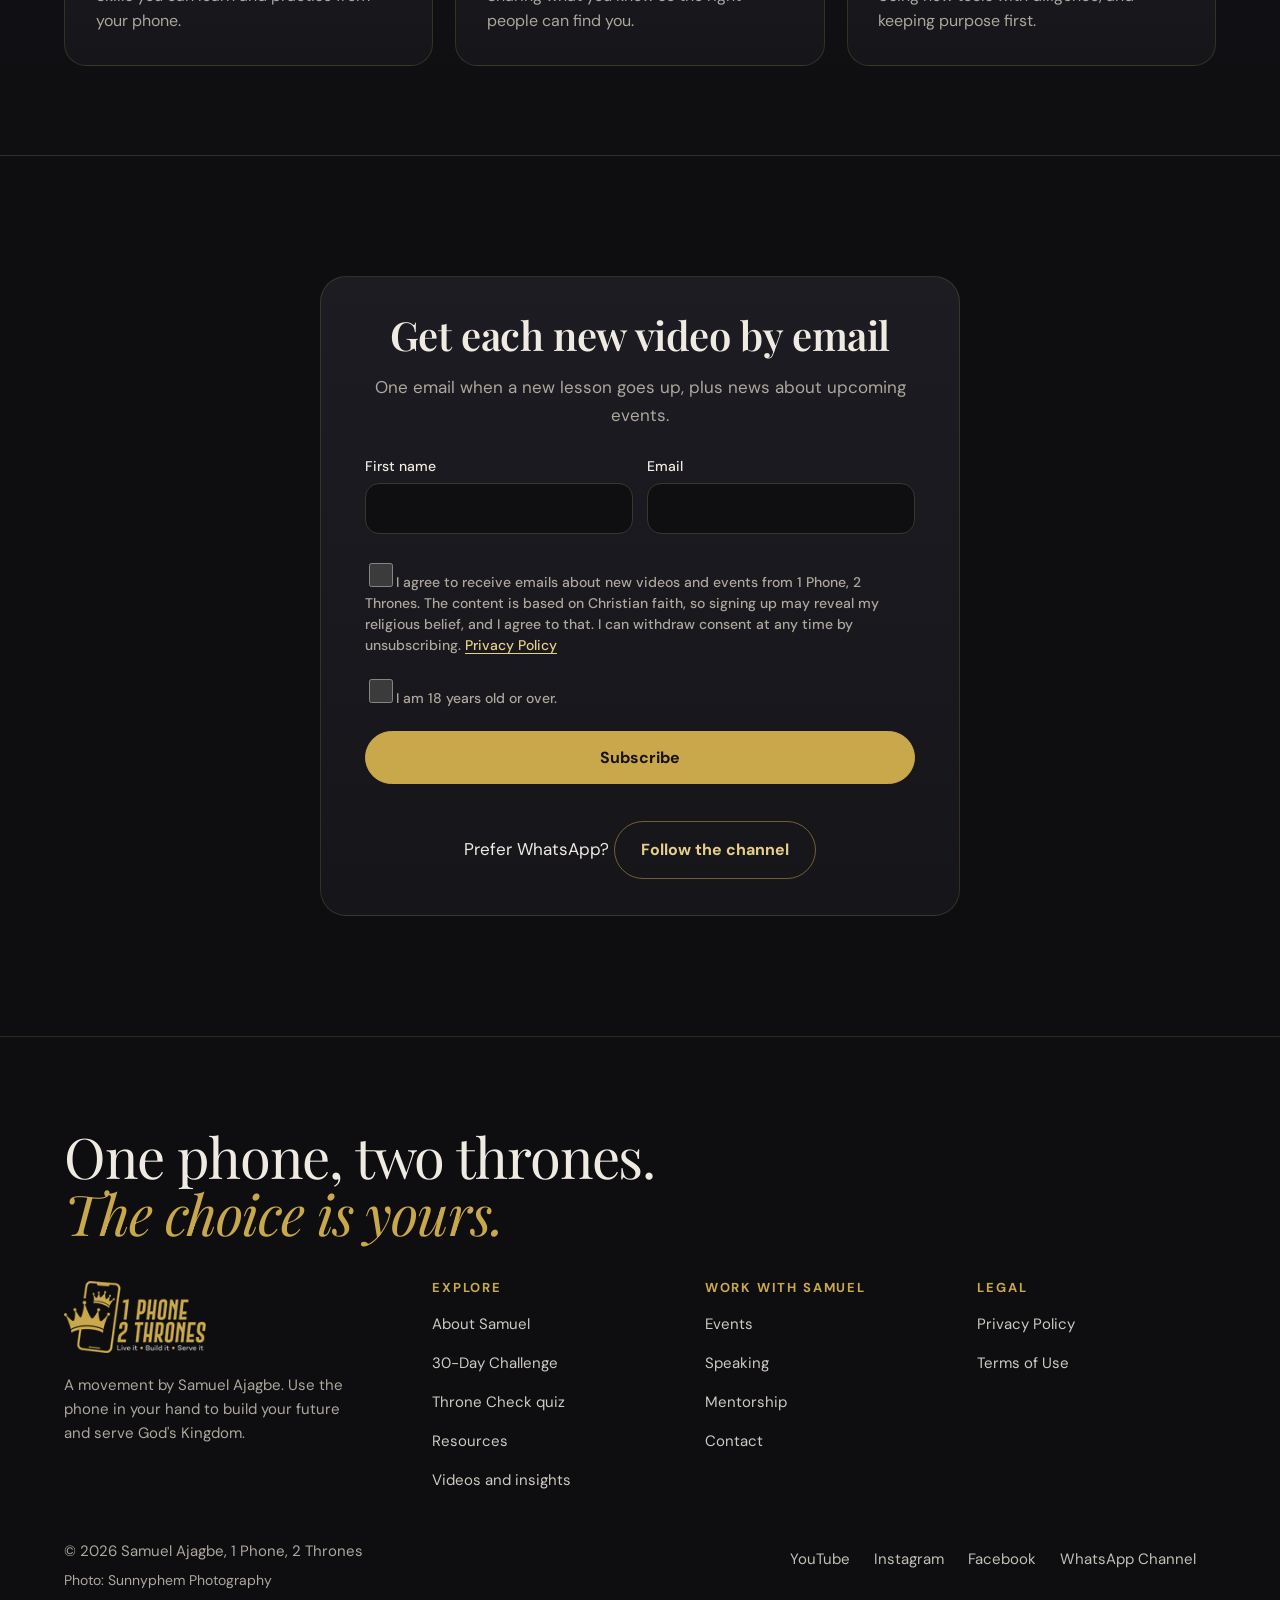
<file: videos.html>
<!DOCTYPE html>
<html lang="en">
<head>
  <meta charset="utf-8">
  <meta name="viewport" content="width=device-width, initial-scale=1">
  <title>Videos and Insights | 1 Phone, 2 Thrones</title>
  <meta name="description" content="Short, practical videos on digital skills, building a visible brand, AI and faith at work, from Samuel Ajagbe on YouTube.">
  
  <link rel="canonical" href="https://1phone2thrones.vercel.app/videos">
  <meta property="og:type" content="website">
  <meta property="og:site_name" content="1 Phone, 2 Thrones">
  <meta property="og:title" content="Videos and Insights | 1 Phone, 2 Thrones">
  <meta property="og:description" content="Short, practical videos on digital skills, building a visible brand, AI and faith at work, from Samuel Ajagbe on YouTube.">
  <meta property="og:url" content="https://1phone2thrones.vercel.app/videos">
  <meta property="og:image" content="https://1phone2thrones.vercel.app/assets/og-image.jpg">
  <meta property="og:image:width" content="1200">
  <meta property="og:image:height" content="630">
  <meta property="og:image:alt" content="1 Phone, 2 Thrones, a movement by Samuel Ajagbe">
  <meta name="twitter:card" content="summary_large_image">
  <meta name="twitter:title" content="Videos and Insights | 1 Phone, 2 Thrones">
  <meta name="twitter:description" content="Short, practical videos on digital skills, building a visible brand, AI and faith at work, from Samuel Ajagbe on YouTube.">
  <meta name="twitter:image" content="https://1phone2thrones.vercel.app/assets/og-image.jpg">
  <meta name="theme-color" content="#0E0E11">
  <meta name="color-scheme" content="dark">
  <link rel="icon" type="image/png" href="/assets/favicon.png?v=b2120280">
  <link rel="apple-touch-icon" href="/assets/apple-touch-icon.png?v=63c16fe0">
  <link rel="preconnect" href="https://fonts.googleapis.com">
  <link rel="preconnect" href="https://fonts.gstatic.com" crossorigin>
  <link rel="stylesheet" href="https://fonts.googleapis.com/css2?family=Playfair+Display:ital,wght@0,500;0,600;0,700;1,500;1,600&family=DM+Sans:opsz,wght@9..40,400;9..40,500;9..40,700&display=swap" media="print" onload="this.media='all'">
  <noscript><link rel="stylesheet" href="https://fonts.googleapis.com/css2?family=Playfair+Display:ital,wght@0,500;0,600;0,700;1,500;1,600&family=DM+Sans:opsz,wght@9..40,400;9..40,500;9..40,700&display=swap"></noscript>
  <link rel="stylesheet" href="/assets/css/style.css">
  <script>document.documentElement.className += ' js';</script>
  <script type="application/ld+json">{"@context":"https://schema.org","@type":"BreadcrumbList","itemListElement":[{"@type":"ListItem","position":1,"name":"Home","item":"https://1phone2thrones.vercel.app/"},{"@type":"ListItem","position":2,"name":"Videos and insights","item":"https://1phone2thrones.vercel.app/videos"}]}</script>
</head>
<body class="">
<a class="skip-link" href="#main">Skip to content</a>
<div class="bar" id="bar" aria-hidden="true"></div>
<nav id="nav" aria-label="Main">
  <div class="wrap">
    <a class="brand" href="/" aria-label="1 Phone, 2 Thrones, home"><img src="/assets/img/logo-320.webp?v=dd550d2a" srcset="/assets/img/logo-160.webp?v=008246b6 160w, /assets/img/logo-320.webp?v=dd550d2a 320w" sizes="(max-width: 1020px) 91px, 115px" width="115" height="58" alt="1 Phone, 2 Thrones"></a>
    <button class="menu-btn" id="menuBtn" type="button" aria-expanded="false" aria-controls="menu" aria-label="Open menu"><span></span></button>
    <div class="links" id="menu">
      <a href="/about">About</a>
      <a href="/challenge">Challenge</a>
      <a href="/events">Events</a>
      <a href="/speaking">Speaking</a>
      <details class="more has-current">
        <summary>More</summary>
        <div class="drop">
          <a href="/quiz">Throne Check</a>
          <a href="/resources">Resources</a>
          <a href="/videos" aria-current="page">Videos</a>
          <a href="/mentorship">Mentorship</a>
          <a href="/contact">Contact</a>
        </div>
      </details>
      <a class="btn solid" href="/challenge" data-keep-src>Start the challenge</a>
    </div>
  </div>
</nav>

<main id="main" tabindex="-1">
<div class="page-head"><div class="wrap">
  <nav class="crumbs" aria-label="Breadcrumb"><ol><li><a href="/">Home</a></li><li aria-current="page">Videos and insights</li></ol></nav>
  <h1>Videos and insights</h1>
  <p class="lead">A new video goes up every week. Each one teaches a key topic and gives you an action point to do. Short, practical lessons on digital skills, building a visible brand, AI and faith at work.</p>
  <ul class="chips" aria-label="Topics"><li>Digital skills</li><li>Personal branding</li><li>AI</li><li>Faith at work</li></ul>
</div></div>

<section aria-labelledby="featured-title">
  <div class="wrap reel">
    <div>
      <h2 id="featured-title">Featured video</h2>
      <p class="lead">The featured video starts here with sound. If your browser holds it back, press play inside the phone.</p>
      <div class="btns">
        <a class="btn solid" href="https://www.youtube.com/@ajagbe_samuel" target="_blank" rel="noopener">Visit the channel<span class="sr-only"> (opens in a new tab)</span></a>
        <a class="btn ghost" href="#subscribe">Get each video by email</a>
        <a class="btn ghost" href="https://whatsapp.com/channel/0029VbE4adbIXnlljjpR1I0Y" target="_blank" rel="noopener">Follow on WhatsApp<span class="sr-only"> (opens in a new tab)</span></a>
      </div>
    </div>
    <div class="phone vphone">
      <div class="screen">
        <div class="notch"></div>
        <div class="vframe" data-yt="CONFIG" data-autoplay data-title="Featured video from 1 Phone, 2 Thrones">
        </div>
      </div>
    </div>
  </div>
</section>

<section class="band" aria-labelledby="topics-title">
  <div class="wrap">
    <h2 id="topics-title">What the lessons cover</h2>
    <div class="grid3">
      <div class="card"><svg class="ico" viewBox="0 0 32 32" aria-hidden="true"><path d="M12 22v-3a7 7 0 1 1 8 0v3z"/><path d="M13 26h6"/></svg><h3>Digital skills</h3><p>Skills you can learn and practise from your phone.</p></div>
      <div class="card"><svg class="ico" viewBox="0 0 32 32" aria-hidden="true"><circle cx="16" cy="11" r="5"/><path d="M5 27c0-6 5-10 11-10s11 4 11 10"/></svg><h3>A visible brand</h3><p>Sharing what you know so the right people can find you.</p></div>
      <div class="card"><svg class="ico" viewBox="0 0 32 32" aria-hidden="true"><path d="M5 7h22v15H14l-6 5v-5H5z"/></svg><h3>AI and faith at work</h3><p>Using new tools with diligence, and keeping purpose first.</p></div>
    </div>
      </div>
</section>

<section class="sub" id="subscribe" aria-labelledby="sub-title">
  <div class="wrap">
    <div class="form narrow" style="margin:0 auto;text-align:left">
      <noscript><p class="msg err">This form needs JavaScript. Please turn it on, or email onephonetwothrones@gmail.com.</p></noscript>
<form data-action="subscribe" data-source="Videos" novalidate>
        <h2 id="sub-title" style="text-align:center;font-size:clamp(28px,4vw,40px)">Get each new video by email</h2>
        <p class="lead" style="text-align:center;margin:0 auto 26px;font-size:17px">One email when a new lesson goes up, plus news about upcoming events.</p>
        <div class="row2">
          <div class="field"><label for="sub-fn">First name</label><input id="sub-fn" name="firstName" type="text" maxlength="60" autocomplete="given-name" required aria-describedby="err-firstName" data-msg="Enter your first name."><p class="err" id="err-firstName"></p></div>
          <div class="field"><label for="sub-em">Email</label><input id="sub-em" name="email" type="email" autocomplete="email" inputmode="email" required aria-describedby="err-email" data-msg="Enter your email address."><p class="err" id="err-email"></p></div>
        </div>
        <div class="hp" aria-hidden="true"><label>Leave this empty<input name="website" type="text" tabindex="-1" autocomplete="off"></label></div>
        <div class="field">
          <label class="consent"><input name="consent" type="checkbox" required aria-describedby="err-consent" data-msg="Tick the box to continue."><span>I agree to receive emails about new videos and events from 1 Phone, 2 Thrones. The content is based on Christian faith, so signing up may reveal my religious belief, and I agree to that. I can withdraw consent at any time by unsubscribing. <a href="/privacy">Privacy Policy</a></span></label>
          <p class="err" id="err-consent"></p>
          <label class="consent"><input name="adult" type="checkbox" required aria-describedby="err-adult" data-msg="Please confirm that you are 18 or over."><span>I am 18 years old or over.</span></label>
          <p class="err" id="err-adult"></p>
        </div>
        <button class="btn solid" type="submit">Subscribe</button>
        <p class="msg" role="status" aria-live="polite"></p>
      </form>
      <p style="text-align:center;margin:22px 0 0">Prefer WhatsApp? <a class="btn ghost" href="https://whatsapp.com/channel/0029VbE4adbIXnlljjpR1I0Y" target="_blank" rel="noopener">Follow the channel<span class="sr-only"> (opens in a new tab)</span></a></p>
      <div class="form-done" aria-live="polite">
        <svg viewBox="0 0 80 80" aria-hidden="true"><circle cx="40" cy="40" r="37"/><path d="M25 41 L35 51 L56 30"/></svg>
        <h3 class="done-title">Check your email</h3>
        <p class="done-text"></p>
      </div>
    </div>
  </div>
</section>

</main>

<footer>
  <div class="wrap">
    <p class="motto">One phone, two thrones.<br><em>The choice is yours.</em></p>
    <div class="cols">
      <div class="f-about">
        <img src="/assets/img/logo-320.webp?v=dd550d2a" srcset="/assets/img/logo-160.webp?v=008246b6 160w, /assets/img/logo-320.webp?v=dd550d2a 320w" sizes="143px" width="143" height="72" alt="1 Phone, 2 Thrones" loading="lazy">
        <p>A movement by Samuel Ajagbe. Use the phone in your hand to build your future and serve God's Kingdom.</p>
      </div>
      <div>
        <h2>Explore</h2>
        <ul>
          <li><a href="/about">About Samuel</a></li>
          <li><a href="/challenge">30-Day Challenge</a></li>
          <li><a href="/quiz">Throne Check quiz</a></li>
          <li><a href="/resources">Resources</a></li>
          <li><a href="/videos">Videos and insights</a></li>
        </ul>
      </div>
      <div>
        <h2>Work with Samuel</h2>
        <ul>
          <li><a href="/events">Events</a></li>
          <li><a href="/speaking">Speaking</a></li>
          <li><a href="/mentorship">Mentorship</a></li>
          <li><a href="/contact">Contact</a></li>
        </ul>
      </div>
      <div>
        <h2>Legal</h2>
        <ul>
          <li><a href="/privacy">Privacy Policy</a></li>
          <li><a href="/terms">Terms of Use</a></li>
        </ul>
      </div>
    </div>
    <div class="row">
      <div>
        <p>&copy; <span data-year>2026</span> Samuel Ajagbe, 1 Phone, 2 Thrones</p>
        <p style="font-size:13px;margin-top:6px">Photo: Sunnyphem Photography</p>
      </div>
      <div class="social">
        <a href="https://www.youtube.com/@ajagbe_samuel" target="_blank" rel="noopener">YouTube<span class="sr-only"> (opens in a new tab)</span></a>
        <a href="https://www.instagram.com/ajagbesamuelolajide" target="_blank" rel="noopener">Instagram<span class="sr-only"> (opens in a new tab)</span></a>
        <a href="https://www.facebook.com/ajagbesamuelolajide" target="_blank" rel="noopener">Facebook<span class="sr-only"> (opens in a new tab)</span></a>
        <a href="https://whatsapp.com/channel/0029VbE4adbIXnlljjpR1I0Y" target="_blank" rel="noopener">WhatsApp Channel<span class="sr-only"> (opens in a new tab)</span></a>
      </div>
    </div>
  </div>
</footer>

<script defer src="/config.js"></script>
<script defer src="/assets/js/app.js"></script>

</body>
</html>
</file>
<file: assets/css/style.css>
:root{--night:#0E0E11;--ink:#16151A;--ink2:#1D1C22;--gold:#C9A84C;--gold2:#E6CF8A;--ivory:#EFEBE2;--ash:#ADA79C;--line:rgba(201,168,76,.18);--err:#F08A7E;--serif:'Playfair Display', Georgia, serif;--sans:'DM Sans', Arial, sans-serif;--ease:cubic-bezier(.2,.7,.2,1);}*{box-sizing:border-box;}html, body{margin:0;background:var(--night);color:var(--ivory);}body{font-family:var(--sans);font-size:17px;line-height:1.6;-webkit-font-smoothing:antialiased;}html, body{overflow-x:hidden;}@supports (overflow:clip){html, body{overflow-x:clip;}}.split, #challenge, .speaking{overflow-x:clip;}a{color:var(--gold);}img{max-width:100%;}:focus-visible{outline:2px solid var(--gold2);outline-offset:3px;border-radius:4px;}.wrap{max-width:1120px;margin:0 auto;padding:0 20px;}h2{font-family:var(--serif);font-weight:600;font-size:clamp(32px, 4.6vw, 52px);line-height:1.08;margin:0 0 18px;letter-spacing:-.01em;}.lead{color:var(--ash);font-size:18px;max-width:600px;margin:0;}section{position:relative;padding:110px 0;}.btn{position:relative;display:inline-flex;align-items:center;gap:10px;padding:15px 26px;border-radius:999px;font-weight:700;font-size:16px;text-decoration:none;border:1px solid var(--gold);overflow:hidden;transition:transform .25s var(--ease), box-shadow .25s var(--ease), background .25s;}.btn.solid{background:var(--gold);color:#16130D;}.btn.solid::after{content:'';position:absolute;inset:0;background:linear-gradient(105deg, transparent 30%, rgba(255,255,255,.45) 50%, transparent 70%);transform:translateX(-120%);transition:transform .7s var(--ease);}.btn.solid:hover::after{transform:translateX(120%);}.btn.solid:hover{box-shadow:0 10px 30px -10px rgba(201,168,76,.7);transform:translateY(-2px);}.btn.ghost{color:var(--gold2);background:transparent;border-color:rgba(201,168,76,.5);}.btn.ghost:hover{background:rgba(201,168,76,.1);border-color:var(--gold);}.btns{display:flex;gap:12px;flex-wrap:wrap;margin-top:32px;}.bar{position:fixed;top:0;left:0;height:2px;width:100%;background:linear-gradient(90deg, var(--gold), var(--gold2));transform-origin:0 50%;transform:scaleX(0);z-index:30;}nav{position:fixed;top:0;left:0;right:0;z-index:20;transition:background .35s, border-color .35s, backdrop-filter .35s;border-bottom:1px solid transparent;}nav.solid{background:rgba(14,14,17,.82);backdrop-filter:blur(12px);-webkit-backdrop-filter:blur(12px);border-color:var(--line);}nav .wrap{display:flex;align-items:center;justify-content:space-between;height:70px;gap:16px;}nav img{height:38px;width:auto;display:block;}nav .word{font-family:var(--serif);color:var(--gold);font-size:19px;text-decoration:none;}nav .links{display:flex;gap:26px;align-items:center;}nav .links a{color:var(--ivory);text-decoration:none;font-size:15px;opacity:.8;transition:opacity .2s;}nav .links a:hover{opacity:1;}nav .links a.btn{opacity:1;color:#16130D;padding:10px 18px;font-size:14px;}@media (max-width: 860px){nav .links a:not(.btn){display:none;}}.hero{position:relative;min-height:100vh;display:flex;align-items:center;padding:120px 0 80px;overflow:hidden;}.hero .glow{position:absolute;inset:-20% -10% auto auto;width:70vw;height:70vw;max-width:900px;max-height:900px;background:radial-gradient(circle, rgba(201,168,76,.18), transparent 62%);pointer-events:none;}.hero .grid{display:grid;grid-template-columns:1.25fr .75fr;gap:56px;align-items:center;width:100%;}.hero h1{font-family:var(--serif);font-weight:600;font-size:clamp(56px, 9.5vw, 128px);line-height:.95;margin:0 0 28px;letter-spacing:-.025em;}.hero h1 .ln{display:block;overflow:hidden;padding-bottom:.08em;}.hero h1 .ln > span{display:inline-block;}.hero h1 .n{font-style:italic;color:var(--gold);font-weight:500;margin-right:.12em;}.hero .by{color:var(--ash);font-size:15px;margin:0 0 22px;}.hero .by b{color:var(--ivory);font-weight:500;}.cue{position:absolute;left:50%;bottom:26px;width:22px;height:36px;border:1px solid rgba(201,168,76,.5);border-radius:12px;transform:translateX(-50%);}.cue::after{content:'';position:absolute;left:50%;top:7px;width:3px;height:7px;border-radius:2px;background:var(--gold);transform:translateX(-50%);animation:cue 1.8s infinite;}@keyframes cue{0%{opacity:0;transform:translate(-50%,0);}30%{opacity:1;}100%{opacity:0;transform:translate(-50%,12px);}}.phone{position:relative;width:100%;max-width:300px;aspect-ratio:9/18.5;border-radius:44px;padding:10px;background:linear-gradient(160deg, #2a2722, #121115 40%, #26231d);box-shadow:0 0 0 1px rgba(201,168,76,.45), 0 40px 80px -30px rgba(0,0,0,.9);}.phone .screen{position:relative;height:100%;border-radius:35px;overflow:hidden;background:#0b0b0d;}.phone .screen img{width:100%;height:100%;object-fit:cover;display:block;}.phone .notch{position:absolute;top:10px;left:50%;width:34%;height:22px;transform:translateX(-50%);background:#000;border-radius:14px;z-index:2;}.phone .chip{position:absolute;left:12px;right:12px;bottom:14px;padding:12px 14px;border-radius:18px;background:rgba(14,14,17,.72);backdrop-filter:blur(10px);-webkit-backdrop-filter:blur(10px);border:1px solid rgba(201,168,76,.3);display:flex;gap:12px;align-items:center;font-size:13px;line-height:1.35;}.phone .chip .play{flex:none;width:34px;height:34px;border-radius:50%;background:var(--gold);position:relative;}.phone .chip .play::after{content:'';position:absolute;left:13px;top:10px;border-left:11px solid #16130D;border-top:7px solid transparent;border-bottom:7px solid transparent;}.phone .chip b{display:block;color:var(--ivory);font-weight:700;}.phone .chip span{color:var(--ash);}.phone .screen:has(.vid){background:radial-gradient(ellipse 80% 55% at 50% 40%, rgba(201,168,76,.28), transparent 75%), #0b0b0d;}.phone .screen .vid{position:absolute;top:0;left:50%;height:100%;aspect-ratio:9/16;transform:translateX(-50%);border:0;pointer-events:none;}.phone .sound{position:absolute;left:50%;bottom:18px;transform:translateX(-50%);z-index:3;padding:9px 16px;border-radius:999px;border:1px solid rgba(201,168,76,.5);background:rgba(14,14,17,.72);backdrop-filter:blur(8px);-webkit-backdrop-filter:blur(8px);color:var(--ivory);font:500 13px var(--sans);cursor:pointer;white-space:nowrap;}.phone .sound:hover{border-color:var(--gold);}.phone .plain{height:100%;display:flex;align-items:center;justify-content:center;text-align:center;padding:24px;font-family:var(--serif);font-size:26px;color:var(--gold);background:radial-gradient(circle at 50% 30%, rgba(201,168,76,.22), transparent 60%), #0b0b0d;}.halo-wrap{position:relative;justify-self:center;width:100%;max-width:300px;}.halo{position:absolute;inset:-14%;border-radius:50%;background:conic-gradient(from 0deg, transparent 0 25%, rgba(201,168,76,.55) 40%, transparent 55% 75%, rgba(230,207,138,.35) 90%, transparent);filter:blur(38px);animation:spin 16s linear infinite;z-index:0;}.halo-wrap .phone{z-index:1;animation:float 7s ease-in-out infinite;}@keyframes spin{to{transform:rotate(360deg);}}@keyframes float{0%,100%{transform:translateY(0) rotate(-1.5deg);}50%{transform:translateY(-14px) rotate(1deg);}}@media (max-width: 860px){.hero{min-height:auto;padding:110px 0 70px;}.hero .grid{grid-template-columns:1fr;gap:44px;}.halo-wrap{max-width:230px;}.cue{display:none;}}.js .hero h1 .ln > span{transform:translateY(105%);}.js .hero .by, .js .hero .lead, .js .hero .btns{opacity:0;transform:translateY(14px);}.js .hero .halo-wrap{opacity:0;transform:scale(.92);}.loaded .hero h1 .ln > span{transform:none;transition:transform 1s var(--ease);}.loaded .hero h1 .ln:nth-child(2) > span{transition-delay:.12s;}.loaded .hero .by{opacity:1;transform:none;transition:all .8s var(--ease) .35s;}.loaded .hero .lead{opacity:1;transform:none;transition:all .8s var(--ease) .5s;}.loaded .hero .btns{opacity:1;transform:none;transition:all .8s var(--ease) .65s;}.loaded .hero .halo-wrap{opacity:1;transform:none;transition:all 1.4s var(--ease) .2s;}.split{padding:0;height:260vh;--p:0;}.split .stage{position:sticky;top:0;height:100vh;display:flex;flex-direction:column;align-items:center;justify-content:center;overflow:hidden;}.split .head{text-align:center;position:absolute;top:clamp(80px, 12vh, 130px);left:20px;right:20px;}.split .head h2{margin-bottom:10px;}.split .head p{color:var(--ash);margin:0 auto;max-width:560px;opacity:calc(1 - var(--p) * 1.6);}.split .center{position:relative;width:100%;height:440px;margin-top:110px;display:flex;justify-content:center;align-items:center;}.split .phone{max-width:190px;z-index:3;transform:scale(calc(1 - var(--p) * .08));}.split .phone .plain{font-size:19px;}.split .phone .plain img.lg{width:78%;height:auto;object-fit:contain;}.split .beam{position:absolute;top:50%;height:1px;width:calc(var(--p) * min(32vw, 330px));background:linear-gradient(90deg, var(--gold), transparent);z-index:1;}.split .beam.l{right:50%;background:linear-gradient(270deg, var(--gold), transparent);}.split .beam.r{left:50%;}.throne{position:absolute;top:50%;left:50%;width:300px;padding:30px 28px 28px;border-radius:22px;background:linear-gradient(180deg, var(--ink2), var(--ink));border:1px solid var(--line);z-index:2;opacity:calc(var(--p) * 1.6 - .25);}.throne.l{transform:translate(calc(-50% - var(--p) * min(36vw, 360px)), -50%) rotate(calc(var(--p) * -1deg));}.throne.r{transform:translate(calc(-50% + var(--p) * min(36vw, 360px)), -50%) rotate(calc(var(--p) * 1deg));}.throne svg{width:54px;height:54px;display:block;margin-bottom:14px;}.throne svg path{stroke:var(--gold);stroke-width:1.6;fill:none;stroke-linecap:round;stroke-linejoin:round;stroke-dasharray:200;stroke-dashoffset:calc(200 - var(--p) * 200);}.throne h3{font-family:var(--serif);font-weight:600;font-size:28px;color:var(--gold2);margin:0 0 8px;}.throne p{margin:0;color:var(--ash);font-size:16px;}.split .tail{position:absolute;bottom:clamp(40px, 8vh, 80px);left:20px;right:20px;text-align:center;font-family:var(--serif);font-style:italic;font-size:clamp(20px, 2.4vw, 28px);color:var(--ivory);opacity:calc(var(--p) * 3 - 2);}@media (max-width: 860px){.split{height:auto;padding:100px 0;}.split .stage{position:static;height:auto;overflow:visible;}.split .head{position:static;}.split .head p{opacity:1;}.split .center{height:auto;margin-top:40px;flex-direction:column;gap:18px;}.split .phone{max-width:150px;transform:none;margin-bottom:10px;order:-1;}.split .beam{display:none;}.throne, .throne.l, .throne.r{position:relative;top:auto;left:auto;width:100%;max-width:420px;opacity:1;transform:none;}.throne svg path{stroke-dashoffset:0;}.split .tail{position:static;opacity:1;margin-top:34px;}.js .throne{opacity:0;transform:translateX(-30px);transition:all .8s var(--ease);}.js .throne.r{transform:translateX(30px);}.js .throne.in{opacity:1;transform:none;}}.formula{background:linear-gradient(180deg, var(--night), #121116 50%, var(--night));text-align:center;padding:130px 0;}.formula .f{font-family:var(--serif);font-size:clamp(30px, 5.4vw, 66px);line-height:1.25;margin:0;font-weight:500;}.formula .t{display:inline-block;}.formula .op{color:var(--ash);padding:0 .25em;font-weight:400;}.formula .fr{font-style:italic;font-weight:600;background:linear-gradient(100deg, var(--gold) 0%, var(--gold) 40%, #fff6d8 50%, var(--gold) 60%, var(--gold) 100%);background-size:250% 100%;background-position:100% 0;-webkit-background-clip:text;background-clip:text;color:transparent;position:relative;}.formula .fr::after{content:'';position:absolute;left:0;right:0;bottom:.02em;height:2px;background:var(--gold);transform:scaleX(0);transform-origin:0 50%;}.formula .note{color:var(--ash);margin:28px auto 0;max-width:520px;}.js .formula .t{opacity:0;transform:translateY(.4em);filter:blur(6px);}.formula.in .t{opacity:1;transform:none;filter:none;transition:all .9s var(--ease);transition-delay:calc(var(--i) * .16s);}.formula.in .fr{background-position:0 0;transition:all .9s var(--ease) 1.2s, background-position 1.6s ease 1.6s;}.formula.in .fr::after{transform:scaleX(1);transition:transform .9s var(--ease) 2.1s;}.about{display:grid;grid-template-columns:.8fr 1.2fr;gap:64px;align-items:center;}.portrait{position:relative;}.portrait img{width:100%;display:block;aspect-ratio:4/5;object-fit:cover;border-radius:200px 200px 18px 18px;}.portrait::before{content:'';position:absolute;inset:-12px;border:1px solid rgba(201,168,76,.45);border-radius:212px 212px 26px 26px;pointer-events:none;}.about p{margin:0 0 16px;}.about .quiet{color:var(--ash);}.pull{font-family:var(--serif);font-style:italic;font-size:clamp(22px, 2.4vw, 28px);line-height:1.35;color:var(--gold2);border-left:2px solid var(--gold);padding-left:20px;margin:28px 0 0;}@media (max-width: 860px){.about{grid-template-columns:1fr;gap:44px;}.portrait{max-width:300px;}}.chal-top{display:flex;justify-content:space-between;align-items:flex-end;gap:30px;flex-wrap:wrap;margin-bottom:46px;}.weeks{border-top:1px solid var(--line);}.week{display:grid;grid-template-columns:120px 1fr auto;gap:24px;align-items:center;padding:26px 0;border-bottom:1px solid var(--line);transition:background .3s;}.week:hover{background:linear-gradient(90deg, rgba(201,168,76,.06), transparent 70%);}.week .wk{font-family:var(--serif);font-style:italic;color:var(--gold);font-size:22px;}.week h3{margin:0 0 2px;font-size:19px;font-weight:700;}.week p{margin:0;color:var(--ash);font-size:15px;}.dots{display:grid;grid-template-columns:repeat(9, 14px);gap:8px;justify-content:end;}.dot{width:14px;height:14px;border-radius:50%;border:1px solid rgba(201,168,76,.45);background:transparent;transition:background .4s, box-shadow .4s, transform .4s;transition-delay:calc(var(--d) * 45ms);}.weeks.in .dot{background:var(--gold);box-shadow:0 0 12px rgba(201,168,76,.55);}.week:hover .dot{transform:scale(1.18);transition-delay:0s;}.dots-legend{color:var(--ash);font-size:14px;margin-top:14px;text-align:right;}@media (max-width: 760px){.week{grid-template-columns:1fr;gap:10px;}.dots{justify-content:start;}.dots-legend{text-align:left;}}.reel{display:grid;grid-template-columns:1fr 1fr;gap:56px;align-items:center;}.tv{position:relative;display:block;aspect-ratio:16/9;border-radius:22px;overflow:hidden;text-decoration:none;color:var(--ivory);background:radial-gradient(circle at 30% 20%, rgba(201,168,76,.28), transparent 55%), linear-gradient(135deg, #1d1b16, #0f0f12);border:1px solid var(--line);}.tv .big{position:absolute;left:50%;top:50%;width:84px;height:84px;margin:-42px 0 0 -42px;border-radius:50%;background:var(--gold);transition:transform .35s var(--ease);}.tv .big::before{content:'';position:absolute;inset:-12px;border-radius:50%;border:1px solid rgba(201,168,76,.6);animation:ring 2.4s var(--ease) infinite;}.tv .big::after{content:'';position:absolute;left:33px;top:26px;border-left:24px solid #16130D;border-top:16px solid transparent;border-bottom:16px solid transparent;}.tv:hover .big{transform:scale(1.08);}.tv .cap{position:absolute;left:22px;bottom:18px;right:22px;display:flex;justify-content:space-between;font-size:14px;color:var(--ash);}.tv .cap b{color:var(--ivory);}@keyframes ring{0%{transform:scale(.85);opacity:.9;}100%{transform:scale(1.5);opacity:0;}}@media (max-width: 760px){section{padding:80px 0;}.formula, .sub{padding:90px 0;}}@media (max-width: 860px){.reel{grid-template-columns:1fr;gap:36px;}}.events{margin-top:40px;border-top:1px solid var(--line);}.event{display:grid;grid-template-columns:96px 1fr auto;gap:26px;align-items:center;padding:26px 0;border-bottom:1px solid var(--line);}.date{text-align:center;border:1px solid rgba(201,168,76,.45);border-radius:16px;padding:10px 0 12px;}.date .d{display:block;font-family:var(--serif);font-size:38px;line-height:1;color:var(--gold2);}.date .m{display:block;font-size:13px;color:var(--ash);margin-top:4px;}.event h3{margin:0 0 6px;font-family:var(--serif);font-weight:600;font-size:24px;line-height:1.2;}.event .meta{color:var(--ash);font-size:15px;}.event .price{color:var(--gold);font-weight:700;}.empty{margin-top:36px;padding:34px;border-radius:22px;border:1px dashed rgba(201,168,76,.4);color:var(--ash);max-width:640px;}.empty a{font-weight:700;}@media (max-width: 640px){.event{grid-template-columns:76px 1fr;}.event .btn{grid-column:1 / -1;justify-content:center;}.date .d{font-size:30px;}}.speaking{padding-bottom:70px;overflow:hidden;}.marquee{margin:46px 0 10px;display:grid;gap:8px;-webkit-mask-image:linear-gradient(90deg, transparent, #000 10%, #000 90%, transparent);mask-image:linear-gradient(90deg, transparent, #000 10%, #000 90%, transparent);}.track{display:flex;width:max-content;animation:slide 46s linear infinite;}.track.rev{animation-direction:reverse;animation-duration:54s;}.marquee:hover .track{animation-play-state:paused;}.track span{font-family:var(--serif);font-size:clamp(28px, 4.2vw, 50px);white-space:nowrap;padding:0 28px;color:var(--ivory);}.track.rev span{font-style:italic;color:var(--gold2);}.track i{align-self:center;width:9px;height:9px;background:var(--gold);transform:rotate(45deg);flex:none;}@keyframes slide{to{transform:translateX(-50%);}}.sub{padding:120px 0;}.subcard{position:relative;max-width:760px;margin:0 auto;padding:56px clamp(22px, 5vw, 60px);border-radius:30px;background:linear-gradient(180deg, var(--ink2), var(--ink));border:1px solid var(--line);overflow:hidden;}.subcard::before{content:'';position:absolute;top:-40%;left:50%;width:520px;height:520px;transform:translateX(-50%);background:radial-gradient(circle, rgba(201,168,76,.2), transparent 60%);pointer-events:none;}.subcard > *{position:relative;}.subcard h2{text-align:center;}.subcard .lead{text-align:center;margin:0 auto 30px;}label{display:block;font-size:14px;font-weight:500;margin:0 0 6px;}input[type=text], input[type=email]{width:100%;padding:15px 16px;border-radius:14px;border:1px solid #3A362E;background:#0F0F12;color:var(--ivory);font-size:16px;font-family:inherit;margin:0 0 16px;outline:none;transition:border-color .2s, box-shadow .2s;}input[type=text]:focus, input[type=email]:focus{border-color:var(--gold);box-shadow:0 0 0 4px rgba(201,168,76,.14);}.row2{display:grid;grid-template-columns:1fr 1fr;gap:14px;}@media (max-width: 560px){.row2{grid-template-columns:1fr;}}.consent{display:flex;gap:10px;align-items:flex-start;margin:2px 0 22px;font-size:13px;line-height:1.5;color:var(--ash);font-weight:400;}.consent input{margin-top:2px;width:18px;height:18px;accent-color:var(--gold);flex:none;}.hp{position:absolute;left:-9999px;width:1px;height:1px;overflow:hidden;}button.btn{cursor:pointer;font-family:inherit;width:100%;justify-content:center;}button[disabled]{opacity:.6;cursor:wait;}.msg{margin:14px 0 0;font-size:15px;min-height:1px;text-align:center;}.msg.err{color:var(--err);}.done{display:none;text-align:center;padding:10px 0;}.done svg{width:76px;height:76px;display:block;margin:0 auto 18px;}.done circle, .done path{fill:none;stroke:var(--gold);stroke-width:2;stroke-linecap:round;stroke-linejoin:round;}.done circle{stroke-dasharray:240;stroke-dashoffset:240;}.done path{stroke-dasharray:60;stroke-dashoffset:60;}.subcard.ok form{display:none;}.subcard.ok .done{display:block;}.subcard.ok .done circle{stroke-dashoffset:0;transition:stroke-dashoffset .8s var(--ease);}.subcard.ok .done path{stroke-dashoffset:0;transition:stroke-dashoffset .5s var(--ease) .7s;}.done h3{font-family:var(--serif);font-size:30px;margin:0 0 8px;}.done p{color:var(--ash);margin:0 auto;max-width:440px;}footer{padding:90px 0 50px;border-top:1px solid var(--line);}footer .motto{font-family:var(--serif);font-size:clamp(34px, 6vw, 76px);line-height:1.02;margin:0 0 40px;letter-spacing:-.02em;}footer .motto em{color:var(--gold);}footer .row{display:flex;justify-content:space-between;gap:20px;flex-wrap:wrap;color:var(--ash);font-size:15px;}footer .social a{margin-right:20px;text-decoration:none;color:var(--ivory);opacity:.8;}footer .social a:hover{opacity:1;color:var(--gold2);}footer p{margin:0;}@media (prefers-reduced-motion: reduce){*, *::before, *::after{animation:none !important;transition:none !important;}.split{height:auto !important;padding:100px 0;--p:1 !important;}.split .stage{position:static;height:auto;}.track{flex-wrap:wrap;width:auto;}.track span:nth-child(n+13), .track i:nth-child(n+13){display:none;}}.phone .screen img{box-sizing:border-box;padding-top:46px;object-position:50% 0;background:radial-gradient(ellipse 80% 55% at 50% 35%, rgba(201,168,76,.38), rgba(201,168,76,.06) 60%, transparent 80%), linear-gradient(180deg,#1b1915,#0b0b0d);}.portrait img{box-sizing:border-box;padding-top:36px;object-fit:cover;object-position:50% 0;background:radial-gradient(ellipse 75% 60% at 50% 38%, rgba(201,168,76,.40), rgba(201,168,76,.08) 60%, transparent 80%), linear-gradient(180deg,#1d1a14,#0E0E11);}.skip-link{position:absolute;left:12px;top:-60px;z-index:100;background:var(--gold);color:#16130D;padding:10px 16px;border-radius:10px;font-weight:700;text-decoration:none;transition:top .2s;}.skip-link:focus{top:12px;}.sr-only{position:absolute;width:1px;height:1px;margin:-1px;padding:0;overflow:hidden;clip:rect(0,0,0,0);white-space:nowrap;border:0;}html{scroll-behavior:smooth;scroll-padding-top:84px;}@media (prefers-reduced-motion: reduce){html{scroll-behavior:auto;}}a{text-underline-offset:3px;}main:focus{outline:none;}nav .wrap{height:70px;}nav .brand{display:flex;align-items:center;flex:none;}nav .brand img{height:38px;width:auto;}nav .links{display:flex;gap:22px;align-items:center;}nav .links a:not(.btn), nav .more > summary{color:var(--ivory);text-decoration:none;font-size:15px;opacity:.85;padding:8px 2px;border-bottom:2px solid transparent;cursor:pointer;list-style:none;}nav .links a:not(.btn):hover, nav .more > summary:hover{opacity:1;}nav .links a[aria-current="page"], nav .more.has-current > summary{opacity:1;color:var(--gold2);border-bottom-color:var(--gold);}nav .more{position:relative;}nav .more > summary::-webkit-details-marker{display:none;}nav .more > summary::after{content:'';display:inline-block;margin-left:7px;width:6px;height:6px;border-right:1.5px solid currentColor;border-bottom:1.5px solid currentColor;transform:translateY(-2px) rotate(45deg);}nav .more[open] > summary::after{transform:translateY(1px) rotate(-135deg);}nav .more .drop{position:absolute;right:0;top:calc(100% + 10px);min-width:200px;padding:8px;border-radius:16px;background:var(--ink2);border:1px solid var(--line);box-shadow:0 24px 50px -20px rgba(0,0,0,.9);display:grid;}nav .more .drop a{padding:10px 14px;border-radius:10px;border-bottom:0;}nav .more .drop a:hover{background:rgba(201,168,76,.1);}nav .menu-btn{display:none;width:44px;height:44px;border-radius:12px;border:1px solid rgba(201,168,76,.5);background:transparent;cursor:pointer;padding:0;position:relative;}nav .menu-btn span, nav .menu-btn span::before, nav .menu-btn span::after{content:'';position:absolute;left:11px;right:11px;height:2px;background:var(--gold2);border-radius:2px;transition:transform .25s, opacity .2s;}nav .menu-btn span{top:21px;}nav .menu-btn span::before{left:0;right:0;top:-7px;}nav .menu-btn span::after{left:0;right:0;top:7px;}nav .menu-btn[aria-expanded="true"] span{background:transparent;}nav .menu-btn[aria-expanded="true"] span::before{transform:translateY(7px) rotate(45deg);}nav .menu-btn[aria-expanded="true"] span::after{transform:translateY(-7px) rotate(-45deg);}nav .links a.btn{padding:10px 18px;font-size:14px;}@media (max-width: 1020px){nav .menu-btn{display:block;}nav .links{display:none;position:absolute;left:0;right:0;top:70px;flex-direction:column;align-items:stretch;gap:0;padding:10px 20px 24px;background:#0E0E11;border-bottom:1px solid var(--line);max-height:calc(100vh - 70px);max-height:calc(100dvh - 70px);overflow:auto;}nav.open .links{display:flex;}nav.open{background:#0E0E11;}nav .links a:not(.btn), nav .more > summary{display:block !important;font-size:18px;padding:14px 2px;border-bottom:1px solid var(--line);opacity:1;}nav .more > summary{display:none !important;}nav .more{display:contents;}nav .more .drop{position:static;display:contents;padding:0;background:none;border:0;box-shadow:none;}nav .more .drop a{padding:14px 2px;border-radius:0;}nav .links a.btn{margin-top:18px;justify-content:center;padding:15px 26px;font-size:16px;}}body.nav-open{overflow:hidden;}main > section{padding:84px 0;}.page-head{padding:150px 0 56px;position:relative;overflow:hidden;border-bottom:1px solid var(--line);}.page-head::before{content:'';position:absolute;inset:-40% -10% auto auto;width:60vw;height:60vw;max-width:760px;max-height:760px;background:radial-gradient(circle, rgba(201,168,76,.15), transparent 62%);pointer-events:none;}.page-head .wrap{position:relative;}.page-head h1{font-family:var(--serif);font-weight:600;font-size:clamp(38px, 6.5vw, 74px);line-height:1.04;letter-spacing:-.02em;margin:10px 0 18px;}.page-head .lead{font-size:19px;}.eyebrow{display:inline-block;font-size:13px;letter-spacing:.14em;text-transform:uppercase;color:var(--gold);font-weight:700;margin:0;}.crumbs{font-size:14px;color:var(--ash);margin:0 0 6px;}.crumbs a{color:var(--ash);}@media (max-width: 760px){main > section{padding:60px 0;}.page-head{padding:120px 0 40px;}}.prose{max-width:720px;}.prose h2{font-size:clamp(26px, 3.4vw, 36px);margin:44px 0 14px;}.prose h3{font-family:var(--serif);font-size:22px;margin:30px 0 8px;color:var(--gold2);}.prose p, .prose li{color:#D8D3C8;}.prose ul, .prose ol{padding-left:22px;}.prose li{margin:0 0 8px;}.prose a{color:var(--gold2);}.updated{color:var(--ash);font-size:14px;}.grid2, .grid3{display:grid;gap:22px;margin-top:36px;}.grid2{grid-template-columns:repeat(2, 1fr);}.grid3{grid-template-columns:repeat(3, 1fr);}@media (max-width: 900px){.grid3{grid-template-columns:1fr 1fr;}}@media (max-width: 640px){.grid2, .grid3{grid-template-columns:1fr;}}.card{padding:28px;border-radius:22px;background:linear-gradient(180deg, var(--ink2), var(--ink));border:1px solid var(--line);transition:border-color .25s, transform .25s var(--ease);}a.card{display:block;text-decoration:none;color:inherit;}a.card:hover{border-color:rgba(201,168,76,.55);transform:translateY(-3px);}.card h3{font-family:var(--serif);font-weight:600;font-size:24px;margin:0 0 8px;color:var(--gold2);line-height:1.2;}.card p{margin:0 0 12px;color:var(--ash);font-size:16px;}.card p:last-child{margin-bottom:0;}.card .more-link{color:var(--gold);font-weight:700;font-size:15px;}.num{font-family:var(--serif);font-style:italic;color:var(--gold);font-size:34px;line-height:1;display:block;margin-bottom:10px;}.ph{border:1px dashed rgba(201,168,76,.55);border-radius:18px;padding:22px 24px;color:var(--ash);background:rgba(201,168,76,.04);}.ph::before{content:'PLACEHOLDER';display:inline-block;font-size:11px;letter-spacing:.14em;font-weight:700;color:#16130D;background:var(--gold);padding:3px 9px;border-radius:999px;margin-right:10px;vertical-align:2px;}.pill{display:inline-block;font-size:12px;letter-spacing:.1em;text-transform:uppercase;font-weight:700;border:1px solid rgba(201,168,76,.5);color:var(--gold2);padding:4px 11px;border-radius:999px;}.curr{margin-top:34px;display:grid;gap:18px;}.curr details{border:1px solid var(--line);border-radius:20px;background:linear-gradient(180deg, var(--ink2), var(--ink));}.curr summary{list-style:none;cursor:pointer;padding:22px 26px;display:grid;grid-template-columns:auto 1fr auto;gap:6px 20px;align-items:center;border-radius:20px;}.curr summary::-webkit-details-marker{display:none;}.curr summary .wk{font-family:var(--serif);font-style:italic;color:var(--gold);font-size:22px;}.curr summary h3{margin:0;font-size:20px;}.curr summary p{margin:0;color:var(--ash);font-size:15px;grid-column:2;}.curr summary::after{content:'';width:9px;height:9px;border-right:2px solid var(--gold);border-bottom:2px solid var(--gold);transform:rotate(45deg);grid-row:1;grid-column:3;transition:transform .2s;}.curr details[open] summary::after{transform:rotate(-135deg);}.curr ol{margin:0;padding:4px 26px 24px 26px;list-style:none;display:grid;gap:2px;}.curr li{display:grid;grid-template-columns:64px 1fr;gap:12px;padding:12px 0;border-top:1px solid var(--line);}.curr li b{color:var(--gold2);font-weight:500;}.curr li span{color:var(--ash);display:block;font-size:15px;}@media (max-width: 640px){.curr summary{grid-template-columns:1fr auto;}.curr summary .wk, .curr summary p{grid-column:1;}.curr summary h3{grid-column:1;}.curr summary::after{grid-row:1;grid-column:2;}}.faq{margin-top:30px;max-width:820px;border-top:1px solid var(--line);}.faq details{border-bottom:1px solid var(--line);}.faq summary{cursor:pointer;list-style:none;padding:20px 40px 20px 0;font-weight:500;font-size:18px;position:relative;}.faq summary::-webkit-details-marker{display:none;}.faq summary::after{content:'+';position:absolute;right:6px;top:50%;transform:translateY(-52%);color:var(--gold);font-size:26px;line-height:1;}.faq details[open] summary::after{content:'\2212';}.faq details p{margin:0 0 20px;color:var(--ash);max-width:700px;}.form{position:relative;max-width:720px;padding:36px clamp(20px, 4vw, 44px);border-radius:26px;background:linear-gradient(180deg, var(--ink2), var(--ink));border:1px solid var(--line);}.form.narrow{max-width:560px;}.form h2, .form h3{margin-top:0;}.field{margin:0 0 16px;}.field label{display:block;font-size:14px;font-weight:500;margin:0 0 6px;}.field .opt{color:var(--ash);font-weight:400;}.form input[type=text], .form input[type=email], .form input[type=tel], .form input[type=date], .form input[type=number], .form select, .form textarea{width:100%;padding:14px 16px;border-radius:14px;border:1px solid #3A362E;background:#0F0F12;color:var(--ivory);font-size:16px;font-family:inherit;margin:0;outline:none;transition:border-color .2s, box-shadow .2s;}.form textarea{min-height:130px;resize:vertical;line-height:1.5;}.form select{appearance:none;background-image:linear-gradient(45deg, transparent 50%, var(--gold) 50%), linear-gradient(135deg, var(--gold) 50%, transparent 50%);background-position:calc(100% - 22px) 52%, calc(100% - 16px) 52%;background-size:6px 6px;background-repeat:no-repeat;padding-right:42px;}.form input:focus, .form select:focus, .form textarea:focus{border-color:var(--gold);box-shadow:0 0 0 4px rgba(201,168,76,.18);}.form ::placeholder{color:#8F8A80;}.form [aria-invalid="true"]{border-color:var(--err);}.field .err{color:var(--err);font-size:14px;margin:6px 0 0;min-height:0;}.field .hint{color:var(--ash);font-size:13px;margin:6px 0 0;}.form .row2{display:grid;grid-template-columns:1fr 1fr;gap:14px;}@media (max-width: 560px){.form .row2{grid-template-columns:1fr;}}.form .consent{margin:6px 0 22px;}.form .consent input{margin-top:3px;}.form .consent a{color:var(--gold2);}.form button.btn[disabled]{opacity:.6;cursor:progress;transform:none;box-shadow:none;}.form .msg{margin:14px 0 0;text-align:left;font-size:15px;}.form .msg.err{color:var(--err);}.form-done{display:none;padding:6px 0;}.form.ok > form{display:none;}.form.ok .form-done{display:block;}.form-done h3{font-family:var(--serif);font-size:30px;margin:0 0 10px;}.form-done p{color:var(--ash);margin:0 0 10px;}.form-done .ref{display:inline-block;font-family:ui-monospace, Menlo, Consolas, monospace;letter-spacing:.06em;color:var(--gold2);border:1px solid var(--line);border-radius:10px;padding:4px 10px;}.form-done svg{width:64px;height:64px;display:block;margin-bottom:14px;}.form-done svg circle, .form-done svg path{fill:none;stroke:var(--gold);stroke-width:2;stroke-linecap:round;stroke-linejoin:round;}.vframe{position:relative;aspect-ratio:9/16;max-width:340px;border-radius:26px;overflow:hidden;border:1px solid var(--line);background:radial-gradient(circle at 30% 20%, rgba(201,168,76,.28), transparent 55%), linear-gradient(135deg, #1d1b16, #0f0f12);}.vframe.wide{aspect-ratio:16/9;max-width:none;}.vframe button{position:absolute;inset:0;width:100%;border:0;background:transparent;color:var(--ivory);cursor:pointer;font:inherit;display:flex;flex-direction:column;align-items:center;justify-content:center;gap:14px;}.vframe .play{width:78px;height:78px;border-radius:50%;background:var(--gold);position:relative;transition:transform .3s var(--ease);}.vframe .play::after{content:'';position:absolute;left:31px;top:24px;border-left:22px solid #16130D;border-top:15px solid transparent;border-bottom:15px solid transparent;}.vframe button:hover .play{transform:scale(1.08);}.vframe img.cover{position:absolute;inset:0;width:100%;height:100%;object-fit:cover;}.vframe img.cover{z-index:2;pointer-events:none;transition:opacity .45s ease;}.vframe img.cover.gone{opacity:0;}.vframe img.cover + button{background:linear-gradient(rgba(14,14,17,.15), rgba(14,14,17,.55));}.vframe.vlink{display:flex;align-items:center;justify-content:center;}.vframe.vlink .play{position:relative;z-index:1;box-shadow:0 6px 24px rgba(0,0,0,.45);}.vframe.vlink::after{content:'';position:absolute;inset:0;background:linear-gradient(rgba(14,14,17,.1), rgba(14,14,17,.45));}.vframe.vlink:hover .play{transform:scale(1.08);}.vphone{max-width:300px;margin:0 auto;}.vphone .screen{background:#0b0b0d;}.vphone .screen img.cover{position:absolute;inset:0;width:100%;height:100%;padding:0;margin:0;box-sizing:border-box;object-fit:cover;object-position:50% 50%;background:none;}.vphone .vframe{position:absolute;inset:0;max-width:none;aspect-ratio:auto;border:0;border-radius:0;background:none;}.vphone .vframe iframe{position:absolute;top:0;left:50%;width:auto;height:100%;aspect-ratio:9/16;transform:translateX(-50%);}.vframe iframe{position:absolute;inset:0;width:100%;height:100%;border:0;}.cta-band{text-align:center;padding:84px 0;border-top:1px solid var(--line);background:linear-gradient(180deg, var(--night), #121116 50%, var(--night));}.cta-band h2{max-width:760px;margin-left:auto;margin-right:auto;}.cta-band .lead{margin:0 auto;}.cta-band .btns{justify-content:center;}.pause{position:absolute;right:20px;bottom:14px;z-index:2;font:500 13px var(--sans);color:var(--ivory);background:rgba(14,14,17,.8);border:1px solid rgba(201,168,76,.5);border-radius:999px;padding:7px 14px;cursor:pointer;}.speaking .wrap{position:relative;}.marquee.paused .track{animation-play-state:paused;}.event .loc{display:block;}.event-empty .btns{margin-top:18px;}.loading{color:var(--ash);}footer .cols{display:grid;grid-template-columns:1.4fr 1fr 1fr 1fr;gap:34px;margin-bottom:44px;}footer .cols h2{font-family:var(--sans);font-size:13px;letter-spacing:.14em;text-transform:uppercase;color:var(--gold);margin:0 0 14px;font-weight:700;}footer .cols ul{list-style:none;margin:0;padding:0;display:grid;gap:9px;}footer .cols a{color:var(--ivory);opacity:.85;text-decoration:none;font-size:15px;}footer .cols a:hover{opacity:1;color:var(--gold2);}footer .cols .f-about p{color:var(--ash);font-size:15px;max-width:300px;margin:12px 0 0;}footer .cols img{height:36px;width:auto;}footer .social a{margin-right:20px;}@media (max-width: 860px){footer .cols{grid-template-columns:1fr 1fr;}footer .cols .f-about{grid-column:1 / -1;}}@media (max-width: 480px){footer .cols{grid-template-columns:1fr;}}footer .motto{font-size:clamp(30px, 5vw, 56px);}button.chip{font:inherit;color:var(--ivory);text-align:left;cursor:pointer;width:auto;}button.chip:hover{border-color:var(--gold);}button.chip .play{flex:none;}.phone .screen img{aspect-ratio:auto;}.wrap{max-width:none;padding:0 clamp(20px, 5vw, 96px);}.lead{max-width:680px;}.page-head .lead{max-width:760px;}.prose{max-width:960px;}.faq{max-width:1040px;}.form{max-width:960px;}.form.narrow{max-width:620px;}.grid3{grid-template-columns:repeat(3, 1fr);}@media (min-width: 1500px){.grid3.wide4{grid-template-columns:repeat(4, 1fr);}}.hero .grid{grid-template-columns:1.3fr .7fr;}.two-col{display:grid;grid-template-columns:minmax(0, 1.25fr) minmax(0, .75fr);gap:clamp(28px, 4vw, 72px);align-items:start;}@media (max-width: 960px){.two-col{grid-template-columns:1fr;}}.aside{position:sticky;top:96px;}@media (max-width: 960px){.aside{position:static;}}.aside .card + .card{margin-top:18px;}.steps{list-style:none;margin:0;padding:0;display:grid;gap:18px;counter-reset:s;}.steps li{counter-increment:s;display:grid;grid-template-columns:44px 1fr;gap:14px;align-items:start;}.steps li::before{content:counter(s);width:44px;height:44px;border-radius:50%;border:1px solid rgba(201,168,76,.55);color:var(--gold2);font-family:var(--serif);font-style:italic;font-size:20px;display:flex;align-items:center;justify-content:center;}.steps b{display:block;color:var(--ivory);font-weight:500;}.steps span{color:var(--ash);font-size:15px;}[hidden]{display:none !important;}main > section{padding:clamp(64px, 7vw, 120px) 0;}.band{background:linear-gradient(180deg, #121116, #0F0F12);border-block:1px solid var(--line);}.sec-head{display:flex;justify-content:space-between;align-items:flex-end;gap:24px 40px;flex-wrap:wrap;margin-bottom:clamp(30px, 4vw, 52px);}.sec-head h2{margin:8px 0 0;max-width:980px;}.sec-head .lead{margin-top:14px;}.sec-head.center{flex-direction:column;align-items:center;text-align:center;}.sec-head.center .lead{margin-left:auto;margin-right:auto;}.eyebrow{margin:0;}.ico{width:44px;height:44px;display:block;margin-bottom:18px;fill:none;stroke:var(--gold);stroke-width:1.6;stroke-linecap:round;stroke-linejoin:round;}.card .num{display:none;}.grid3 .card, .grid2 .card{padding:clamp(24px, 2.4vw, 36px);}.chips{list-style:none;display:flex;flex-wrap:wrap;gap:10px;padding:0;margin:26px 0 0;}.chips li{padding:8px 16px;border:1px solid rgba(201,168,76,.4);border-radius:999px;color:var(--gold2);font-size:14px;background:rgba(201,168,76,.05);}.chips.big li{font-family:var(--serif);font-size:clamp(18px, 1.6vw, 24px);padding:12px 24px;color:var(--ivory);background:linear-gradient(180deg, var(--ink2), var(--ink));border-color:var(--line);}.hero{min-height:min(100vh, 940px);}.hero .grid{grid-template-columns:1fr 1fr;}.hero-stage{position:relative;display:flex;justify-content:center;align-items:center;min-height:600px;}.float-card{position:absolute;z-index:3;padding:14px 20px;border-radius:18px;background:rgba(29,28,34,.9);backdrop-filter:blur(10px);-webkit-backdrop-filter:blur(10px);border:1px solid rgba(201,168,76,.38);box-shadow:0 24px 44px -22px rgba(0,0,0,.95);animation:float2 8s ease-in-out infinite;}.float-card span{display:block;font-size:12px;letter-spacing:.14em;text-transform:uppercase;color:var(--gold);font-weight:700;}.float-card b{display:block;font-family:var(--serif);font-size:clamp(18px, 1.5vw, 22px);font-weight:600;color:var(--ivory);line-height:1.25;}.fc1{left:6%;top:12%;}.fc2{right:2%;top:30%;animation-delay:-2s;}.fc3{left:2%;bottom:24%;animation-delay:-4s;}.fc4{right:8%;bottom:7%;animation-delay:-6s;}@keyframes float2{0%,100%{transform:translateY(0);}50%{transform:translateY(-12px);}}.js .float-card{opacity:0;}.loaded .float-card{opacity:1;transition:opacity 1s var(--ease) .9s;}@media (max-width: 1100px){.float-card{display:none;}.hero-stage{min-height:0;}.hero{min-height:auto;}}.next-event{display:inline-flex;flex-wrap:wrap;gap:6px 12px;align-items:center;margin-top:28px;padding:10px 18px;border:1px solid var(--line);border-radius:999px;text-decoration:none;color:var(--ivory);font-size:15px;background:rgba(201,168,76,.06);}.next-event b{color:var(--gold2);font-weight:500;}.next-event em{color:var(--gold);font-style:normal;font-weight:700;}.next-event:hover{border-color:var(--gold);}.facts{border-block:1px solid var(--line);background:linear-gradient(180deg, #121116, var(--night));}.facts .wrap{display:grid;grid-template-columns:repeat(4, 1fr);}.fact{padding:clamp(24px, 3vw, 44px) clamp(18px, 2.4vw, 40px);border-left:1px solid var(--line);}.fact:first-child{border-left:0;padding-left:0;}.fact b{display:block;font-family:var(--serif);font-size:clamp(40px, 4.6vw, 70px);line-height:1;color:var(--gold2);font-weight:600;letter-spacing:-.02em;}.fact span{display:block;margin-top:8px;color:var(--ash);font-size:15px;}@media (max-width: 760px){.facts .wrap{grid-template-columns:1fr 1fr;}.fact:nth-child(3){border-left:0;padding-left:0;}.fact:nth-child(n+3){border-top:1px solid var(--line);}}.weeks{display:grid;grid-template-columns:repeat(4, 1fr);gap:20px;border-top:0;}.week{display:flex;flex-direction:column;gap:12px;padding:clamp(22px, 2.2vw, 32px);border:1px solid var(--line);border-radius:22px;background:linear-gradient(180deg, var(--ink2), var(--ink));grid-template-columns:none;align-items:stretch;}.week:hover{background:linear-gradient(180deg, #25232b, var(--ink));border-color:rgba(201,168,76,.45);}.week .wk{font-size:20px;}.week h3{font-family:var(--serif);font-weight:600;font-size:clamp(21px, 1.8vw, 26px);color:var(--gold2);line-height:1.2;margin:0;}.week p{margin:0;color:var(--ash);font-size:16px;}.week .wkdays{margin-top:auto;padding-top:10px;font-size:13px;letter-spacing:.1em;text-transform:uppercase;color:var(--ash);}.week .dots{display:flex;flex-wrap:wrap;gap:8px;justify-content:flex-start;}.week .dot{width:16px;height:16px;}.dots-legend{text-align:left;}@media (max-width: 1100px){.weeks{grid-template-columns:1fr 1fr;}}@media (max-width: 600px){.weeks{grid-template-columns:1fr;}}.faq-wrap{display:grid;grid-template-columns:minmax(0, .8fr) minmax(0, 1.6fr);gap:clamp(28px, 5vw, 96px);align-items:start;}.faq-wrap .faq{margin-top:0;max-width:none;}.faq-wrap h2{margin-top:8px;}@media (max-width: 960px){.faq-wrap{grid-template-columns:1fr;}}.page-head .chips{margin-top:30px;}.doc{display:grid;grid-template-columns:260px minmax(0, 1fr);gap:clamp(32px, 5vw, 88px);align-items:start;}.doc .prose{max-width:860px;}.toc{position:sticky;top:96px;}.toc h2{font-family:var(--sans);font-size:13px;letter-spacing:.14em;text-transform:uppercase;color:var(--gold);margin:0 0 14px;font-weight:700;}.toc a{display:block;padding:7px 0 7px 14px;border-left:2px solid var(--line);color:var(--ash);text-decoration:none;font-size:15px;}.toc a:hover, .toc a:focus-visible{color:var(--gold2);border-left-color:var(--gold);}@media (max-width: 960px){.doc{grid-template-columns:1fr;}.toc{position:static;}}.event-empty{max-width:none;margin-top:0;display:flex;justify-content:space-between;align-items:center;gap:20px 40px;flex-wrap:wrap;padding:clamp(24px, 3vw, 40px);border-radius:24px;border:1px dashed rgba(201,168,76,.45);background:rgba(201,168,76,.04);color:var(--ash);}.event-empty p{margin:0;font-size:18px;max-width:680px;}.event-empty .btns{margin:0;}ul.events{margin-top:0 !important;}.form{max-width:1000px;}.form.narrow{max-width:640px;}.two-col .form{max-width:none;}.about .chips{margin-top:22px;}@media (min-width: 1700px){body{font-size:19px;}.lead{font-size:21px;max-width:780px;}.card p, .week p{font-size:17px;}nav .links a:not(.btn), nav .more > summary{font-size:16px;}}.fc1{left:4%;top:7%;}.fc2{right:0;top:25%;}.fc3{left:0;top:49%;bottom:auto;}.fc4{right:3%;top:67%;bottom:auto;}.sec-head > div{flex:1 1 520px;min-width:0;}.sec-head h2{max-width:820px;}.week .dots{flex-wrap:nowrap;gap:6px;}.week .dot{flex:0 1 16px;width:auto;height:auto;aspect-ratio:1;min-width:8px;}@media (max-width: 900px){.grid3{grid-template-columns:1fr 1fr;}}@media (max-width: 640px){.grid2, .grid3{grid-template-columns:1fr;}}nav .wrap{height:84px;}nav .brand img{height:58px;width:auto;}@media (max-width: 1020px){nav .wrap{height:70px;}nav .brand img{height:46px;}}@media (min-width: 1021px){html{scroll-padding-top:100px;}}:root{color-scheme:dark;}.crumbs ol{list-style:none;display:flex;flex-wrap:wrap;gap:0;margin:0;padding:0;}.crumbs li + li::before{content:'/';margin:0 8px;color:var(--ash);}.crumbs [aria-current]{color:var(--ivory);}.form .consent input{width:24px;height:24px;margin-top:1px;}footer .social a{display:inline-block;padding:8px 0;}footer .cols a{display:inline-block;padding:3px 0;}.form .consent, .field .hint, .field .err, .pill, footer .row p, .week .wkdays, .form-done .ref{font-size:max(14px, 1em);}.form .consent{font-size:14px;}.field .hint{font-size:14px;}footer .row p[style]{font-size:14px !important;}@media print{nav, .bar, .skip-link, .cue, .pause, .btns, .vframe, .float-card, .halo, .glow, form, .form, .cta-band, .sub, .marquee, .toc{display:none !important;}html, body{background:#fff !important;color:#000 !important;}body{font-size:12pt;line-height:1.5;}main > section, .page-head{padding:16pt 0 !important;border:0 !important;}.wrap{padding:0 !important;max-width:none !important;}h1, h2, h3, .lead, .prose p, .prose li, .card p, .card h3, .page-head h1{color:#000 !important;background:none !important;}a{color:#000 !important;text-decoration:underline;}.doc{display:block !important;}.card, .ph, .week{border:1px solid #999 !important;background:none !important;break-inside:avoid;}footer{border-top:1px solid #999;padding:16pt 0;}}.reel .vframe{justify-self:center;width:100%;max-width:360px;}footer .cols img{height:72px;width:auto;}@media (max-width: 600px){footer .cols img{height:60px;}}.purpose{background:radial-gradient(ellipse 60% 70% at 15% 50%, rgba(201,168,76,.10), transparent 70%);}.purpose h2{font-size:clamp(34px, 5.2vw, 72px);line-height:1.06;max-width:1100px;margin:8px 0 clamp(30px, 4vw, 56px);}.purpose-grid{display:grid;grid-template-columns:minmax(0, 1.15fr) minmax(0, .85fr);gap:clamp(28px, 5vw, 96px);align-items:center;}.qs{list-style:none;counter-reset:q;margin:0;padding:0;display:grid;gap:clamp(14px, 2vw, 24px);}.qs li{counter-increment:q;position:relative;padding:6px 0 6px clamp(54px, 5.5vw, 84px);font-family:var(--serif);font-size:clamp(22px, 2.5vw, 36px);line-height:1.25;color:var(--ivory);}.qs li::before{content:counter(q);position:absolute;left:0;top:0;font-style:italic;font-size:clamp(40px, 4.4vw, 64px);line-height:1;color:var(--gold);}.qs em{color:var(--gold2);font-style:italic;}.purpose .answer{border-left:2px solid var(--gold);padding-left:clamp(20px, 2.4vw, 36px);}.purpose .answer .lead{color:var(--ivory);font-size:clamp(18px, 1.5vw, 22px);margin-bottom:0;}@media (max-width: 900px){.purpose-grid{grid-template-columns:1fr;}}.qz-section{padding-top:clamp(36px, 5vw, 64px);}.qz{max-width:780px;margin:0 auto;}.qz-screen{display:none;}.qz-screen.on{display:block;animation:qzrise .5s var(--ease);}@keyframes qzrise{from{opacity:0;transform:translateY(14px);}to{opacity:1;transform:none;}}.qz h2{font-size:clamp(28px, 4.4vw, 46px);line-height:1.12;}.qz h2 em{color:var(--gold);font-weight:600;}.qz .lead{max-width:none;}.qz-result{margin-top:14px;}.qz-progress{display:flex;align-items:center;gap:14px;margin:0 0 30px;color:var(--ash);font-size:14px;}.qz-track{flex:1;height:6px;border-radius:3px;background:rgba(255,255,255,.1);overflow:hidden;}.qz-fill{height:100%;width:0;background:linear-gradient(90deg, var(--gold), var(--gold2));transition:width .45s var(--ease);}.qz-opts{display:grid;gap:12px;}.qz-opt{text-align:left;width:100%;min-height:60px;padding:16px 20px;border-radius:16px;border:1px solid rgba(255,255,255,.14);background:var(--ink);color:var(--ivory);font:500 17px/1.45 var(--sans);cursor:pointer;display:flex;gap:14px;align-items:flex-start;transition:border-color .2s, background .2s, transform .2s var(--ease);}.qz-opt:hover{border-color:rgba(201,168,76,.55);transform:translateX(3px);}.qz-opt .k{flex:none;width:30px;height:30px;border-radius:50%;border:1px solid rgba(201,168,76,.55);color:var(--gold2);font-size:14px;display:flex;align-items:center;justify-content:center;}.qz-opt.picked{border-color:var(--gold);background:linear-gradient(90deg, rgba(201,168,76,.18), var(--ink));}.qz-opt.picked .k{background:var(--gold);color:#16130D;border-color:var(--gold);}.qz-nav{display:flex;justify-content:space-between;margin-top:22px;}.qz-link{background:none;border:0;color:var(--ash);font:500 15px var(--sans);cursor:pointer;padding:12px 4px;min-height:44px;}.qz-link:hover{color:var(--ivory);}.qz-hint{color:var(--ash);font-size:14px;margin:6px 0 0;}.qz-meter{margin:30px 0 8px;}.qz-bar{position:relative;height:14px;border-radius:7px;background:linear-gradient(90deg, #3a3833 0%, #6b5c36 50%, var(--gold) 100%);}.qz-marker{position:absolute;top:50%;width:26px;height:26px;margin:-13px 0 0 -13px;border-radius:50%;background:var(--ivory);border:4px solid var(--night);box-shadow:0 0 0 2px var(--gold);left:0;transition:left 1.2s var(--ease);}.qz-zones{display:flex;justify-content:space-between;color:var(--ash);font-size:14px;margin-top:12px;}.qz-zones span.on{color:var(--gold2);font-weight:700;}.qz-score{font-family:var(--serif);font-size:20px;color:var(--ash);margin:18px 0 0;}.qz-score b{color:var(--ivory);font-size:30px;}.qz .card{margin-top:30px;}.qz .card h3{margin-bottom:8px;}.qz .form-plain .row2{display:grid;grid-template-columns:1fr 1fr;gap:14px;}@media (max-width: 560px){.qz .form-plain .row2{grid-template-columns:1fr;}}.qz .form-plain input[type=text], .qz .form-plain input[type=email]{width:100%;padding:14px 16px;border-radius:14px;border:1px solid #3A362E;background:#0F0F12;color:var(--ivory);font-size:16px;font-family:inherit;margin:0;outline:none;}.qz .form-plain input:focus{border-color:var(--gold);box-shadow:0 0 0 4px rgba(201,168,76,.18);}.qz .form-plain [aria-invalid="true"]{border-color:var(--err);}.qz .form-plain .consent{display:flex;gap:12px;align-items:flex-start;font-size:14px;line-height:1.5;color:var(--ash);font-weight:400;margin:0;}.qz .form-plain .consent input{width:24px;height:24px;margin-top:1px;accent-color:var(--gold);flex:none;}.qz .form-plain .consent a{color:var(--gold2);}.qz .form-plain .msg{margin:14px 0 0;text-align:left;}.qz .form-plain .msg.err{color:var(--err);}.qz .form-plain .btn[disabled]{opacity:.6;cursor:progress;transform:none;box-shadow:none;}.qz-areas{display:grid;gap:12px;margin:22px 0 6px;}.qz-area{display:grid;grid-template-columns:150px 1fr 40px;gap:14px;align-items:center;font-size:15px;}.qz-area .t{color:var(--ash);}.qz-area .b{height:10px;border-radius:5px;background:rgba(255,255,255,.08);overflow:hidden;}.qz-area .b i{display:block;height:100%;width:0;border-radius:5px;background:linear-gradient(90deg, var(--gold), var(--gold2));transition:width .9s var(--ease);}.qz-area .n{color:var(--ivory);font-weight:700;text-align:right;font-size:14px;}@media (max-width: 540px){.qz-area{grid-template-columns:104px 1fr 38px;font-size:14px;}}.qz-tips{margin:22px 0 0;padding:0;list-style:none;display:grid;gap:16px;}.qz-tips li{border-left:2px solid var(--gold);padding:2px 0 2px 16px;color:var(--ivory);}.qz-tips b{display:block;color:var(--gold2);margin-bottom:2px;}.qz-share{margin-top:34px;padding-top:24px;border-top:1px solid var(--line);color:var(--ash);}.qz-share p{margin:0;}.qz-share .btn{padding:11px 20px;font-size:14px;min-height:44px;}.throne-check{padding-top:0 !important;}.tc-card{display:flex;justify-content:space-between;align-items:center;gap:24px 40px;flex-wrap:wrap;padding:clamp(26px, 3.4vw, 48px);border-radius:28px;border:1px solid rgba(201,168,76,.4);background:radial-gradient(ellipse 60% 120% at 0% 50%, rgba(201,168,76,.16), transparent 70%), linear-gradient(180deg, var(--ink2), var(--ink));}.tc-card h2{margin:6px 0 10px;font-size:clamp(26px, 3.4vw, 44px);}.tc-card .lead{margin:0;max-width:620px;}.qz button.btn:not(#gb){width:auto;}.qz .chips{margin-top:26px;}.hero .phone .screen{background:#0b0b0d;}.hero .phone .screen img{object-fit:cover;object-position:50% 0;}@media (max-width: 860px){.hero .grid{grid-template-columns:1fr;}.hero-stage{min-height:0;}}.portrait img{background:none;}.split .phone .screen{background:#C9A84C;}.split .phone .plain{background:linear-gradient(155deg, #EBD594 0%, #D7B95F 38%, #C9A84C 62%, #B08F38 100%);padding:16px;}.split .phone .plain img.lg{width:86%;height:auto;object-fit:contain;background:none;}.split .phone .notch{background:#0E0E11;}@media (max-width: 860px){.split .phone .plain{padding:6px;}.split .phone .plain img.lg{width:96%;}}
</file>
